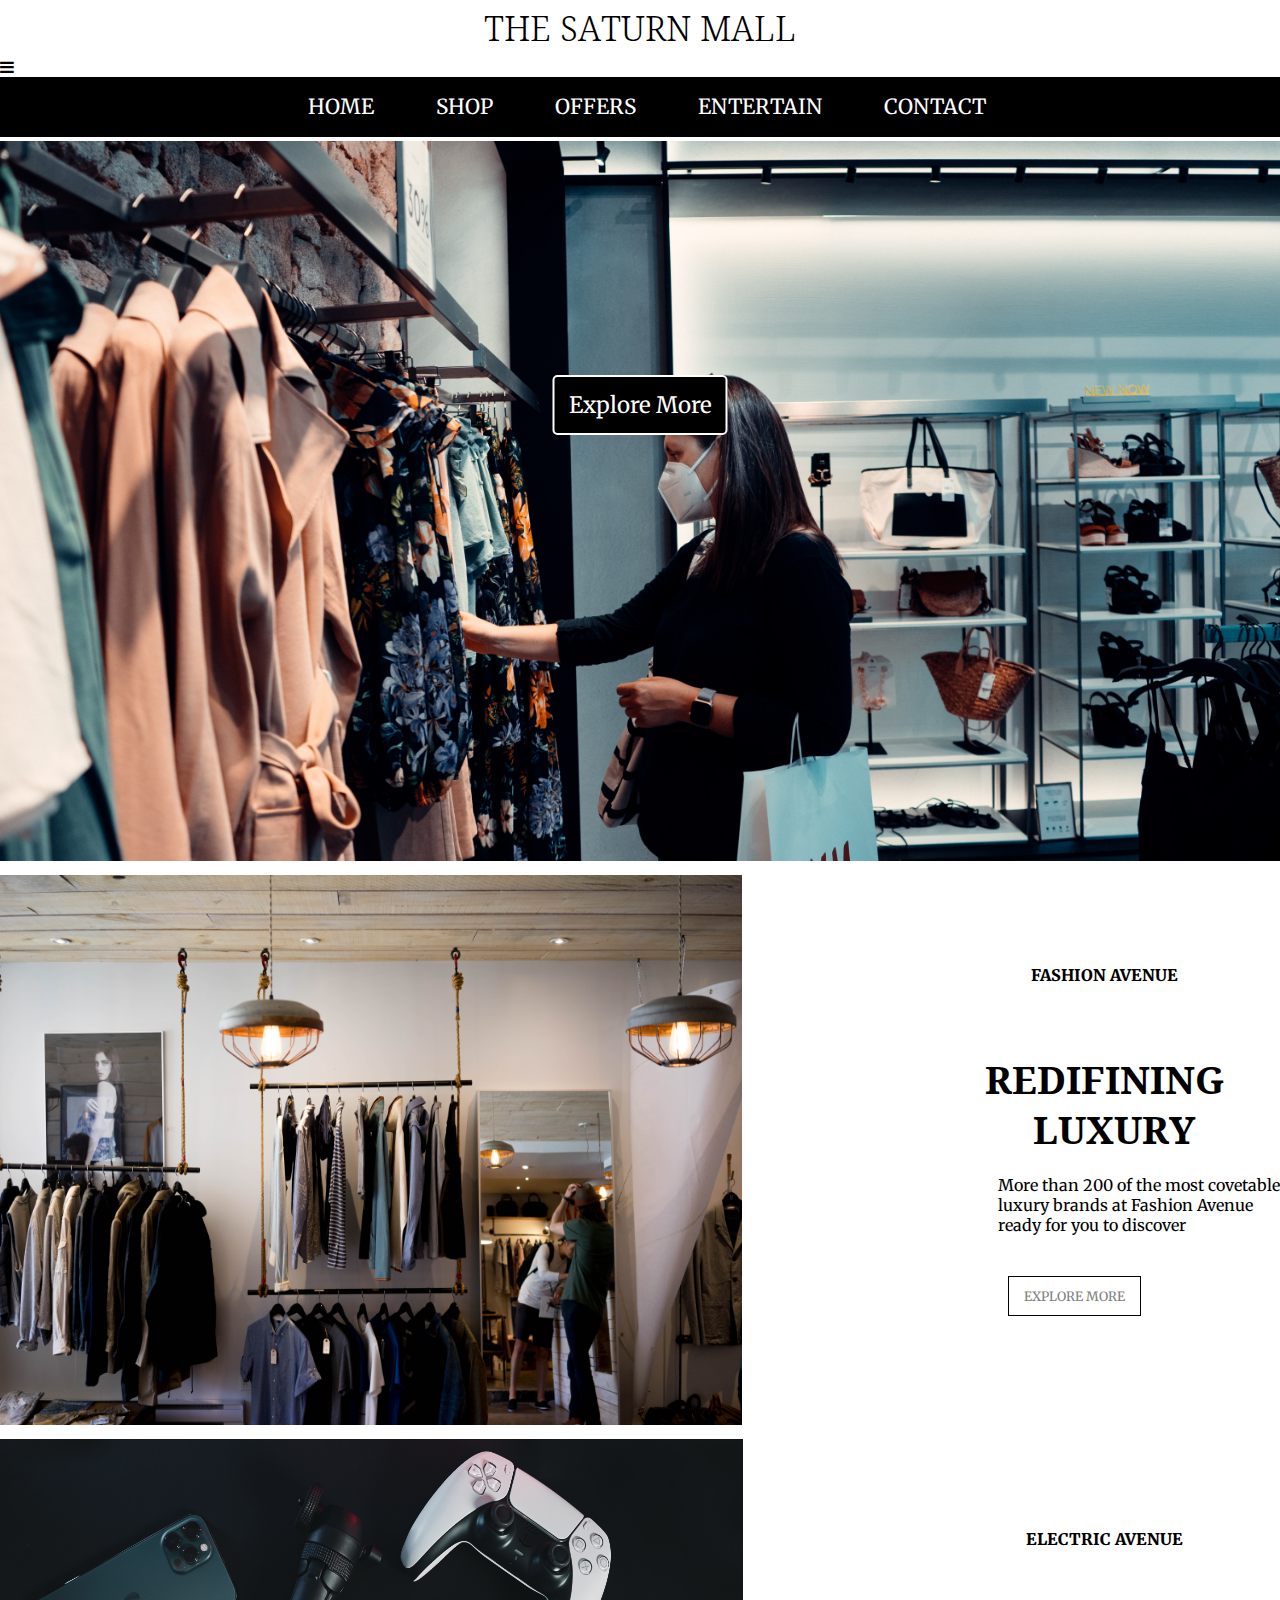
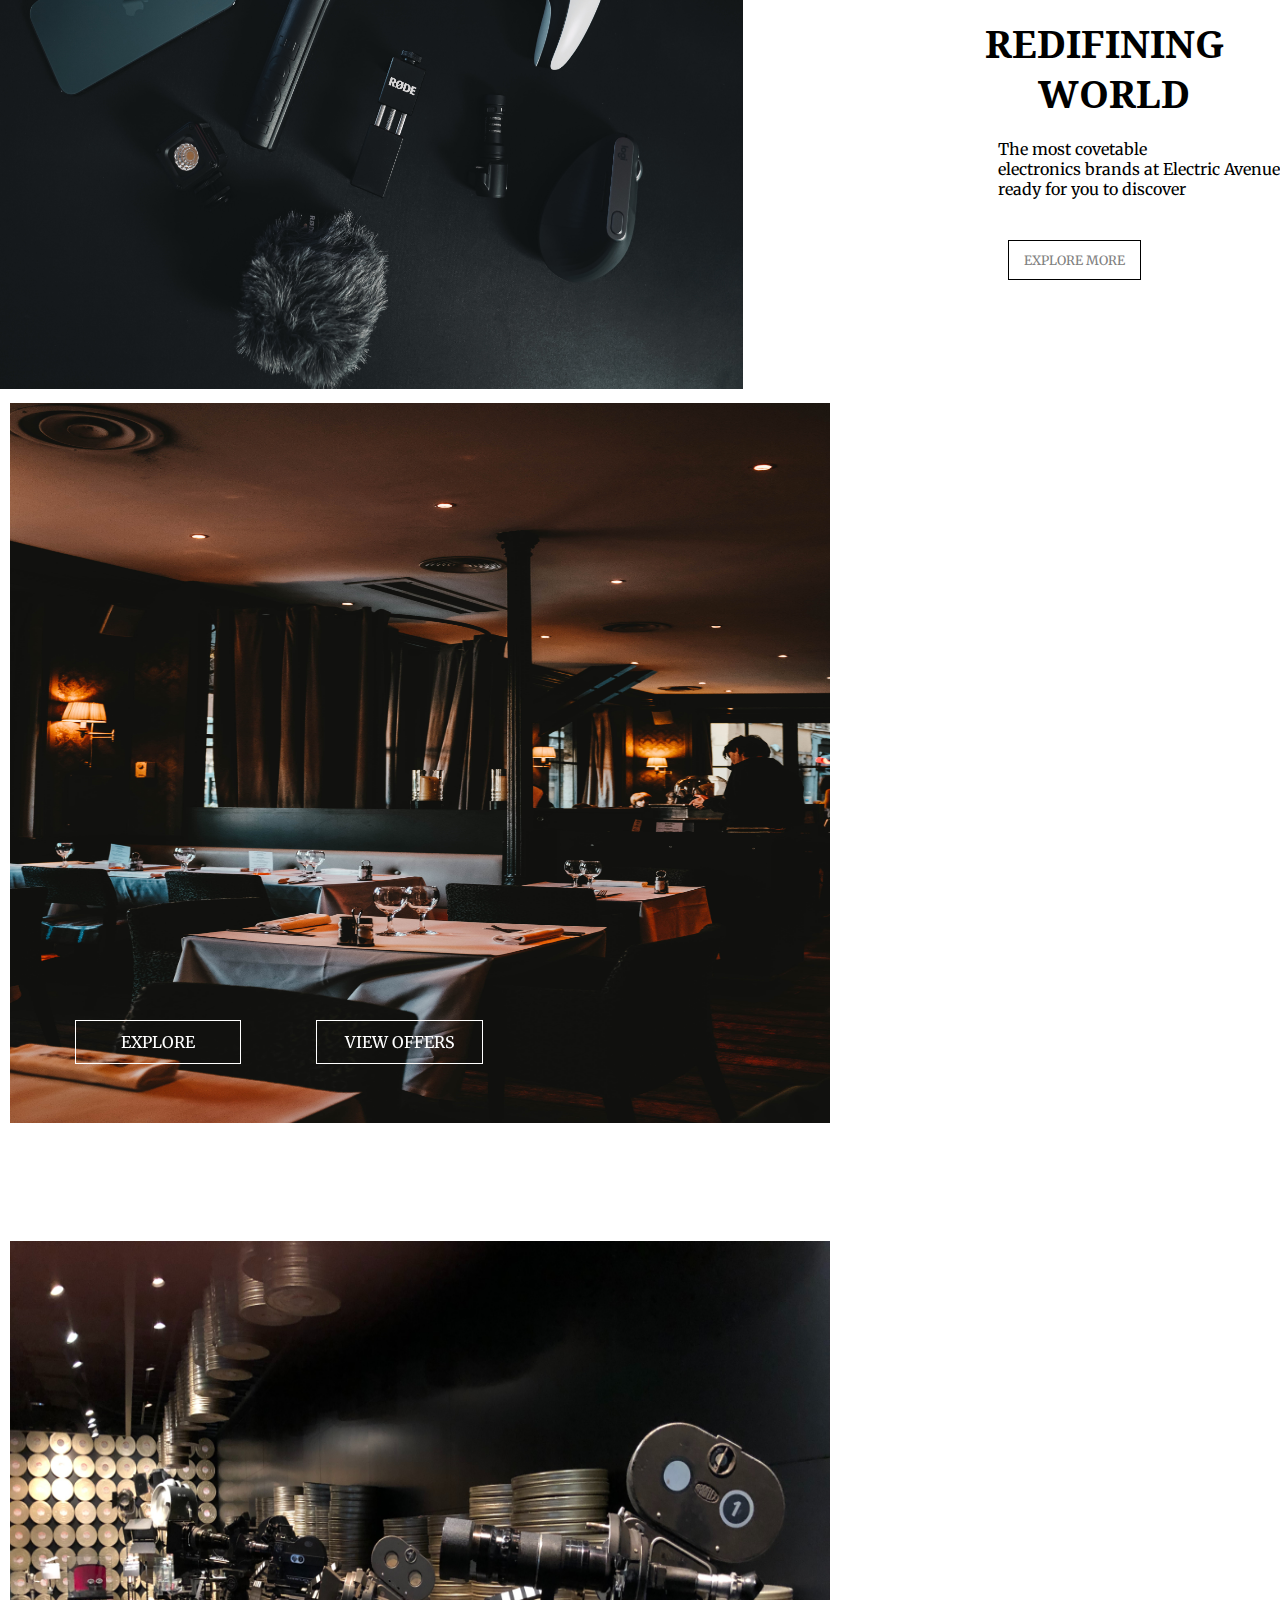
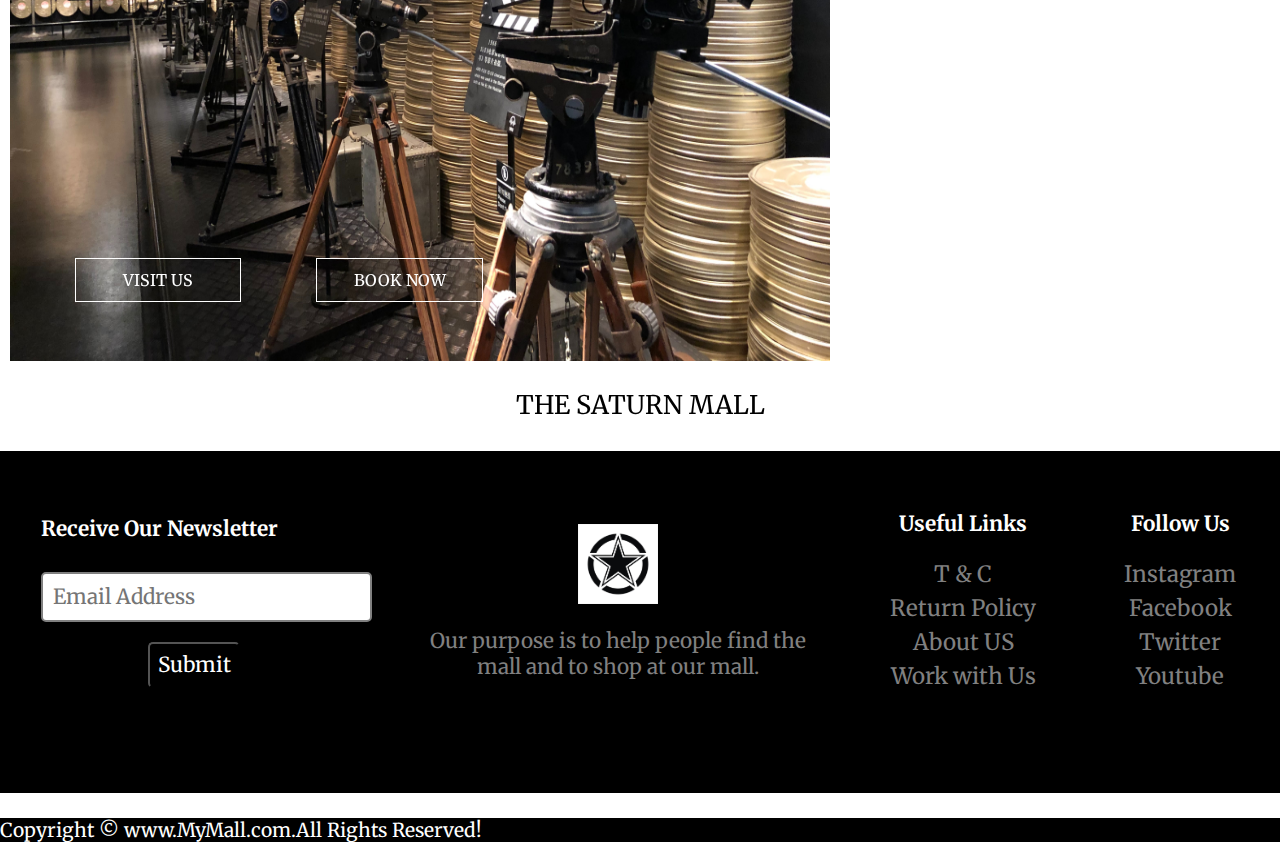
<file: index.html>
<!DOCTYPE html>
<html lang="en">

<head>
    <meta charset="UTF-8">
    <meta http-equiv="X-UA-Compatible" content="IE=edge">
    <meta name="viewport" content="width=device-width, initial-scale=1.0">
    <title>The Saturn Mall,Shopping,Dining & more</title>
    <link rel="stylesheet" href="style.css">
    <!-- <link rel="stylesheet" media="screen and (max-width:1000px )" href="phone.css"> -->
    <link href="https://fonts.googleapis.com/css2?family=Baloo+Bhai+2&display=swap" rel="stylesheet">
    <link href="https://fonts.googleapis.com/css2?family=Merriweather:wght@300&family=Roboto+Mono:wght@100&display=swap"
        rel="stylesheet">
    <link href="https://fonts.googleapis.com/css2?family=Ubuntu:wght@700&display=swap" rel="stylesheet">
    <link href="https://fonts.googleapis.com/css2?family=Ubuntu:wght@300;700&display=swap" rel="stylesheet">
    <link href="https://fonts.googleapis.com/css2?family=Koh+Santepheap:wght@300&display=swap" rel="stylesheet">
    <link rel="stylesheet" href="https://stackpath.bootstrapcdn.com/font-awesome/4.7.0/css/font-awesome.min.css">
</head>

<body>
    <header>
        <h3>THE SATURN MALL</h3>
        <i class="fa fa-bars" id="menu"  onclick="showMenu()" aria-hidden="true"></i>
    </header>
    <nav id="navbar">
        <!-- <div id="logo">
            <img src="./Images/logo2.jpg" alt="">
        </div> -->
        <div id="nav-links">
            <ul>
                <i class="fa fa-times" onclick="hideMenu()" aria-hidden="true"></i>
                <li class="item"><a href="index.html">HOME</a></li>
                <li class="item"><a href="#">SHOP</a></li>
                <li class="item"><a href="#">OFFERS</a></li>
                <li class="item"><a href="#">ENTERTAIN</a></li>
                <li class="item"><a href="#">CONTACT</a></li>
            </ul>
        </div>
        <!-- <i class="fa fa-bars" id="menu" onclick="showMenu()" aria-hidden="true"></i> -->
    </nav>
    <section class="main">

        <section class="home">
            <img src="./Images/main.jpg" alt="">
        </section>
        <section class="home">
            <img src="./Images/slider2.jpg" alt="">
        </section>
        <section class="home">
            <img src="./Images/slider3.jpg" alt="">
        </section>
        <section class="home">
            <img src="./Images/slider6.jpg" alt="">
        </section>
        <script>
            let flag = 0;
            slideshow();
            function slideshow() {
                let slides = document.getElementsByClassName('home');
                for (let i = 0; i < slides.length; i++) {
                    slides[i].style.display = "none";
                }
                flag++;
                if (flag > slides.length) {
                    flag = 1;
                }
                slides[flag - 1].style.display = "block";
                setTimeout(slideshow, 5000);
            }

        </script>
        <div class="main-btn">
            <a href="">Explore More</a>
        </div>
    </section>
    <section id="fashion">
        <div>
            <img src="./Images/shopping_main.jpg" alt="">
        </div>
        <div class="fashion-section">
            <p class="fashion-1">FASHION AVENUE</p>
            <h1 class="fashion_tag">REDIFINING <br>&nbsp; LUXURY</h1>
            <p class="fashion-2">More than 200 of the most covetable <br> luxury brands at Fashion Avenue <br> ready for
                you to discover</p>
            <a href="fashion.html">EXPLORE MORE</a>
        </div>
    </section>
    <section id="electric">
        <div>
            <img src="./Images/electric.jpg" alt="">
        </div>
        <div class="electric-section">
            <p class="electric-1">ELECTRIC AVENUE</p>
            <h1 class="electric_tag">REDIFINING <br> &nbsp; WORLD</h1>
            <p class="electric-2">The most covetable <br> electronics brands at Electric Avenue <br> ready for you to
                discover</p>
            <a href="electric.html">EXPLORE MORE</a>
        </div>
    </section>
    <section id="entertainment">
        <div id="dine">
            <div>
                <img src="./Images/restaurant_main.jpg" alt="">
            </div>
            <div class="btn-1">
                <a href="restaurant.html" class="btn">EXPLORE</a>
                <a href="#" class="btn">VIEW OFFERS</a>
            </div>
        </div>
        <div class="cinema">
            <div>
                <img src="./Images/theatre_main.jpg" alt="">
            </div>
            <div class="btn-1">
                <a href="restaurant.html" class="btn">VISIT US</a>
                <a href="#" class="btn">BOOK NOW</a>
            </div>
        </div>
    </section>
    <div class="text">
        THE SATURN MALL
    </div>
    <!-- Footer -->
    <div class="footer">
        <div class="container">
            <div class="row">
                <div class="footer-col-1">
                    <h3>Receive Our Newsletter</h3>
                    <form action="">
                        <input type="email" name="" id="email" placeholder="Email Address">
                        <input type="submit" value="Submit" id="submit">
                    </form>
                </div>
                <div class="footer-col-2">
                    <img src="./Images/logo2.jpg" alt="">
                    <p>Our purpose is to help people find the <br> mall and to shop at our mall.</p>
                </div>
                <div class="footer-col-3">
                    <h3>Useful Links</h3>
                    <ul>
                        <a href="">
                            <li>T & C</li>
                        </a>
                        <a href="">
                            <li>Return Policy</li>
                        </a>
                        <a href="">
                            <li>About US</li>
                        </a>
                        <a href="">
                            <li>Work with Us</li>
                        </a>
                    </ul>
                </div>
                <div class="footer-col-4">
                    <h3>Follow Us</h3>
                    <ul>
                        <a href="">
                            <li>Instagram </li>
                        </a>
                        <a href="">
                            <li>Facebook</li>
                        </a>
                        <a href="">
                            <li>Twitter</li>
                        </a>
                        <a href="">
                            <li>Youtube</li>
                        </a>
                    </ul>
                </div>
            </div>
        </div>
    </div>

    <footer>
        <div class="center">
            Copyright &copy; www.MyMall.com.All Rights Reserved!
        </div>
    </footer>
    <script>
        var navlinks=document.getElementById("nav-links");
        var navBar=document.getElementById("navbar");
        function showMenu()
        {
            navlinks.style.right="0";
            navbar.style.height="240px";
        }
        function hideMenu()
        {
            navlinks.style.right="-200px";
            navbar.style.height="55px";
        }
    </script>
</body>

</html>
</file>
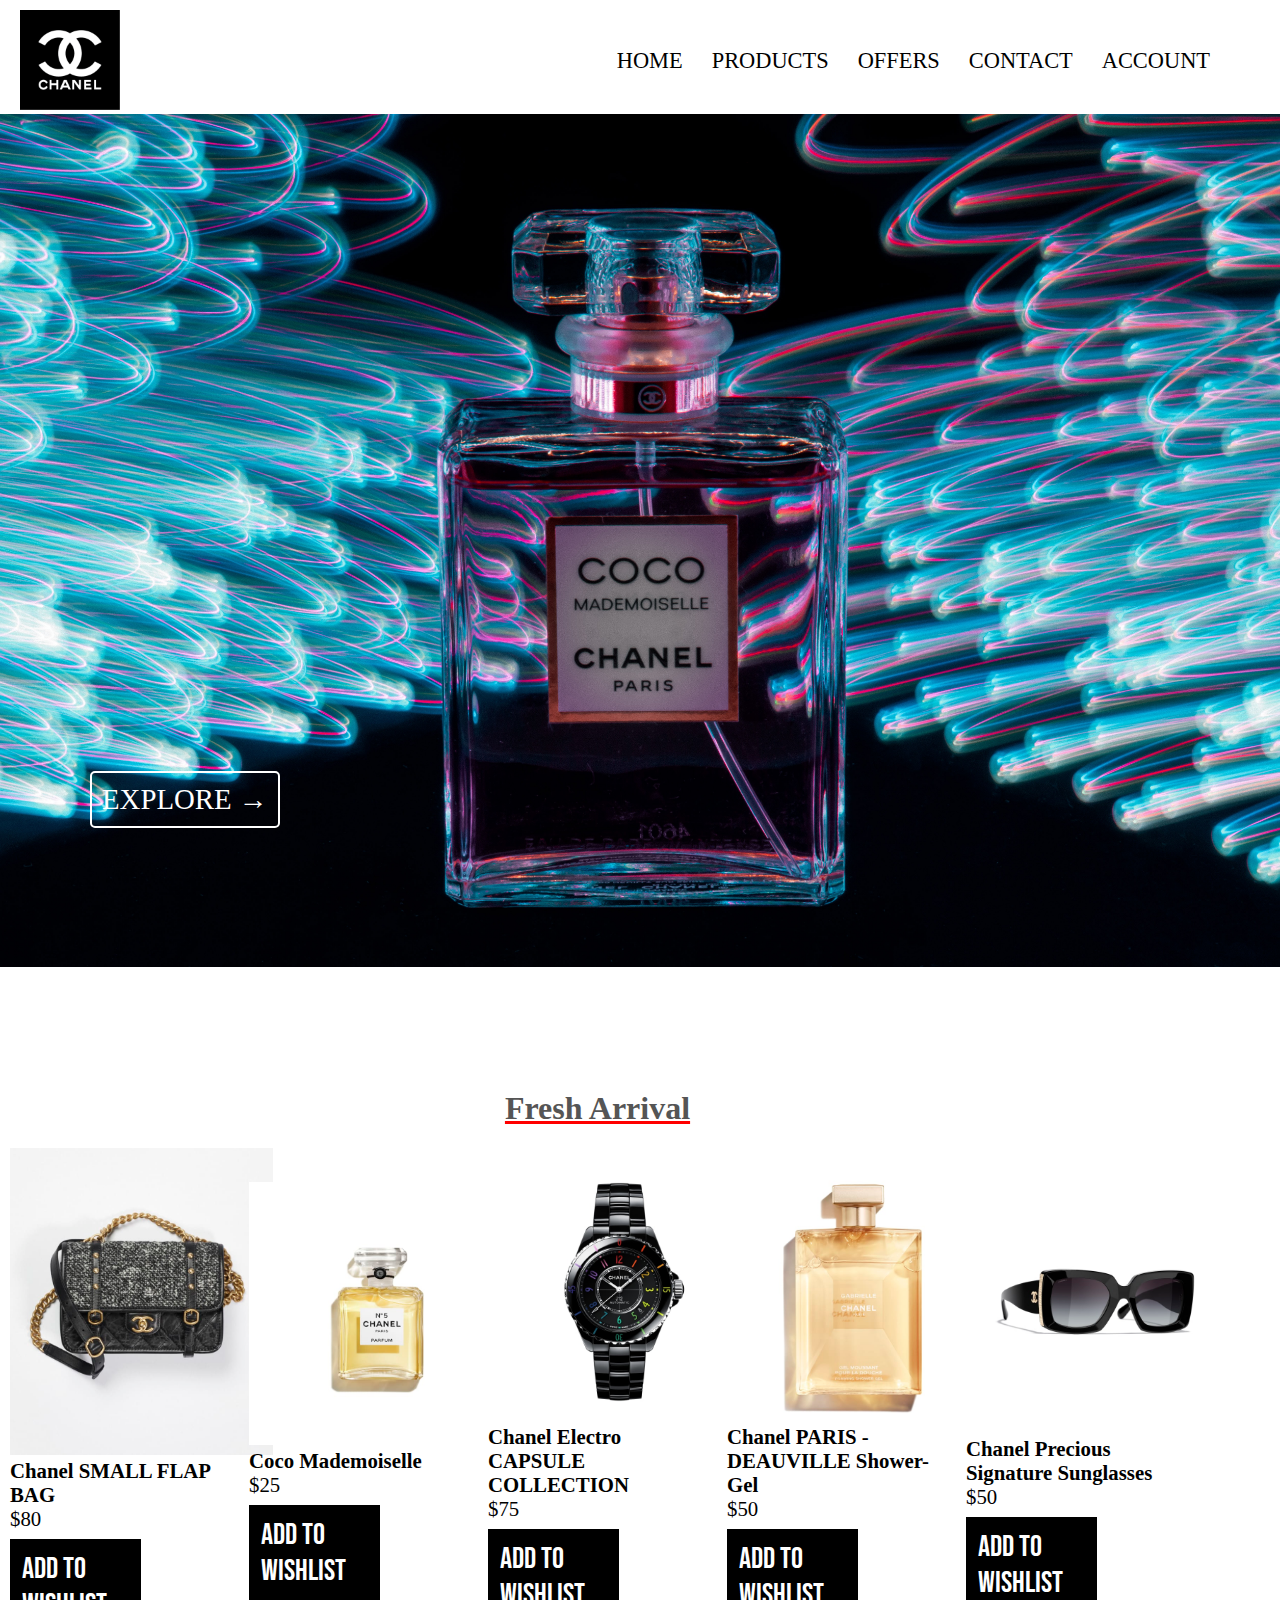
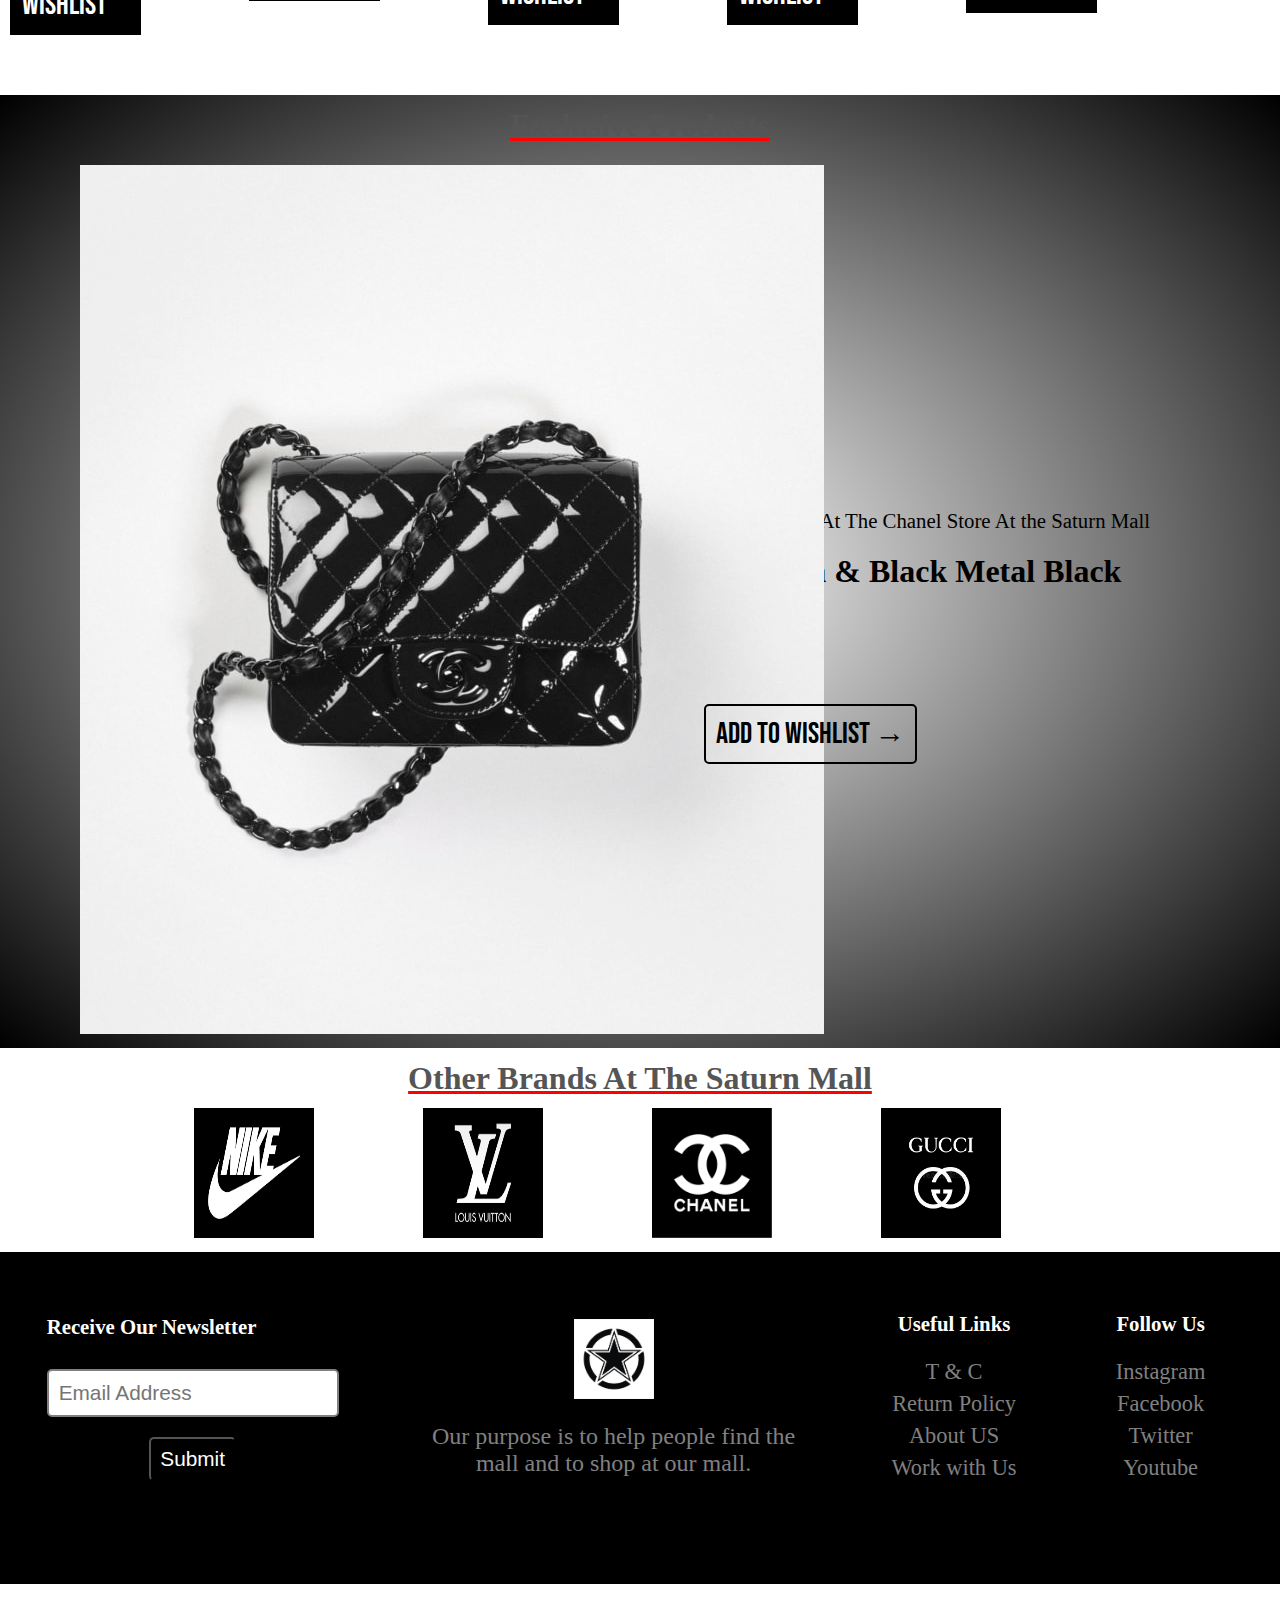
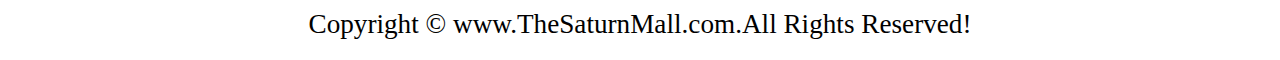
<file: chanel.html>
<!DOCTYPE html>
<html lang="en">

<head>
    <meta charset="UTF-8">
    <meta http-equiv="X-UA-Compatible" content="IE=edge">
    <meta name="viewport" content="width=device-width, initial-scale=1.0">
    <link rel="stylesheet" href="chanel.css" class="css">
    <title>CHANEL Store</title>
    <link href="https://fonts.googleapis.com/css2?family=Bebas+Neue&display=swap" rel="stylesheet">
</head>

<body>
    <div class="container">
        <div class="navbar">
            <div class="logo">
                <img src="./Images/chanel_logo.png" alt="" width="100px" height="100px">
            </div>
            <nav id="nav-links">
                <div>
                    <ul>
                        <li><a href="index.html">HOME</a></li>
                        <li><a href="#fresh-arrival">PRODUCTS</a></li>
                        <li><a href="#">OFFERS</a></li>
                        <li><a href="#">CONTACT</a></li>
                        <li><a href="#">ACCOUNT</a></li>
                    </ul>
                </div>
            </nav>
        </div>
    </div>
    <div class="row">
        <!-- <div class="col-2">
        </div> -->
        <div class="col-2">
            <img src="./Images/chanel_main.jpg" alt="">
            <a href="" class="btn">EXPLORE &#8594; </a>
            <!-- <h1>The Summer Collection is Here</h1>
            <p>OFFERS UPTO 30%</p> -->
        </div>
    </div>
    <!--  Featured Products -->
    <div id="fresh-arrival">
        <div class="small-container">
            <h2 class="product">Fresh Arrival </h2>
            <div class="row">
                <div class="col-4">
                    <img src="./Images/chanel_handbag.jpg" alt="">
                    <h4>Chanel SMALL FLAP BAG</h4>
                    <p>$80</p>
                    <div class="btn-add">
                        <a href="">Add To Wishlist</a>
                    </div>
                </div>
                <div class="col-4">
                    <img src="./Images/chanel_perfume.jpg" alt="">
                    <h4>Coco Mademoiselle</h4>
                    <p>$25</p>
                    <div class="btn-add">
                        <a href="">Add To Wishlist</a>
                    </div>

                </div>
                <div class="col-4">
                    <img src="./Images/chanel_watch.jpg" alt="">
                    <h4>Chanel Electro CAPSULE COLLECTION</h4>
                    <p>$75</p>
                    <div class="btn-add">
                        <a href="">Add To Wishlist</a>
                    </div>
                </div>
                <div class="col-4">
                    <img src="./Images/chanel_shower_gel.jpg" alt="">
                    <h4>Chanel PARIS - DEAUVILLE Shower-Gel</h4>
                    <p>$50</p>
                    <div class="btn-add">
                        <a href="">Add To Wishlist</a>
                    </div>
                </div>
                <div class="col-4">
                    <img src="./Images/chanel_sunglasses.jpg" alt="">
                    <h4>Chanel Precious Signature Sunglasses</h4>
                    <p>$50</p>
                    <div class="btn-add">
                        <a href="">Add To Wishlist</a>
                    </div>
                </div>
                

            </div>
        </div>
    </div>
    <!-- Offer -->
    <div class="offer">
        <h1 class="product">
            Exclusive Products
        </h1>
        <div class="row">
            <div class="col-2">
                <img src="./Images/chanel_exclusive.jpg" alt="" >
            </div>
            <div class="col-5">
                <p>Exclusively Available At The Chanel Store At the Saturn Mall</p>
                <h1>Patent Calfskin & Black Metal Black</h1>
                <p>$150</p>
                <a href="" class="btn-1">Add to Wishlist &#8594</a>
            </div>
        </div>
    </div>
    <!-- Other Brands -->
    <h1 class="product">Other Brands At The Saturn Mall</h1>
    <div class="brands">
        <div class="small-container">
            <div class="row">
                <div class="col-6">
                    <img src="./Images/nike_logo.png" alt="">
                </div>
                <div class="col-6">
                    <img src="./Images/lv_logo.png" alt="">
                </div>
                <div class="col-6">
                    <img src="./Images/chanel_logo.png" alt="">
                </div>
                <div class="col-6">
                    <img src="./Images/gucci_logo.png" alt="">
                </div>
            </div>
        </div>
    </div>
    <!-- Footer -->
    <div class="footer">
        <div class="container">
            <div class="row">
                <div class="footer-col-1">
                    <h3>Receive Our Newsletter</h3>
                    <form action="">
                        <input type="email" name="" id="email" placeholder="Email Address">
                        <input type="submit" value="Submit" id="submit">

                    </form>
                </div>
                <div class="footer-col-2">
                    <img src="./Images/logo2.jpg" alt="">
                    <p>Our purpose is to help people find the <br> mall and to shop at our mall.</p>
                </div>
                <div class="footer-col-3">
                    <h3>Useful Links</h3>
                    <ul>
                        <a href="">
                            <li>T & C</li>
                        </a>
                        <a href="">
                            <li>Return Policy</li>
                        </a>
                        <a href="">
                            <li>About US</li>
                        </a>
                        <a href="">
                            <li>Work with Us</li>
                        </a>
                    </ul>
                </div>
                <div class="footer-col-4">
                    <h3>Follow Us</h3>
                    <ul>
                        <a href="">
                            <li>Instagram </li>
                        </a>
                        <a href="">
                            <li>Facebook</li>
                        </a>
                        <a href="">
                            <li>Twitter</li>
                        </a>
                        <a href="">
                            <li>Youtube</li>
                        </a>
                    </ul>
                </div>
            </div>
        </div>
    </div>
    <footer>
        <div class="center">
            Copyright &copy; www.TheSaturnMall.com.All Rights Reserved!
        </div>
    </footer>
</body>

</html>
</file>
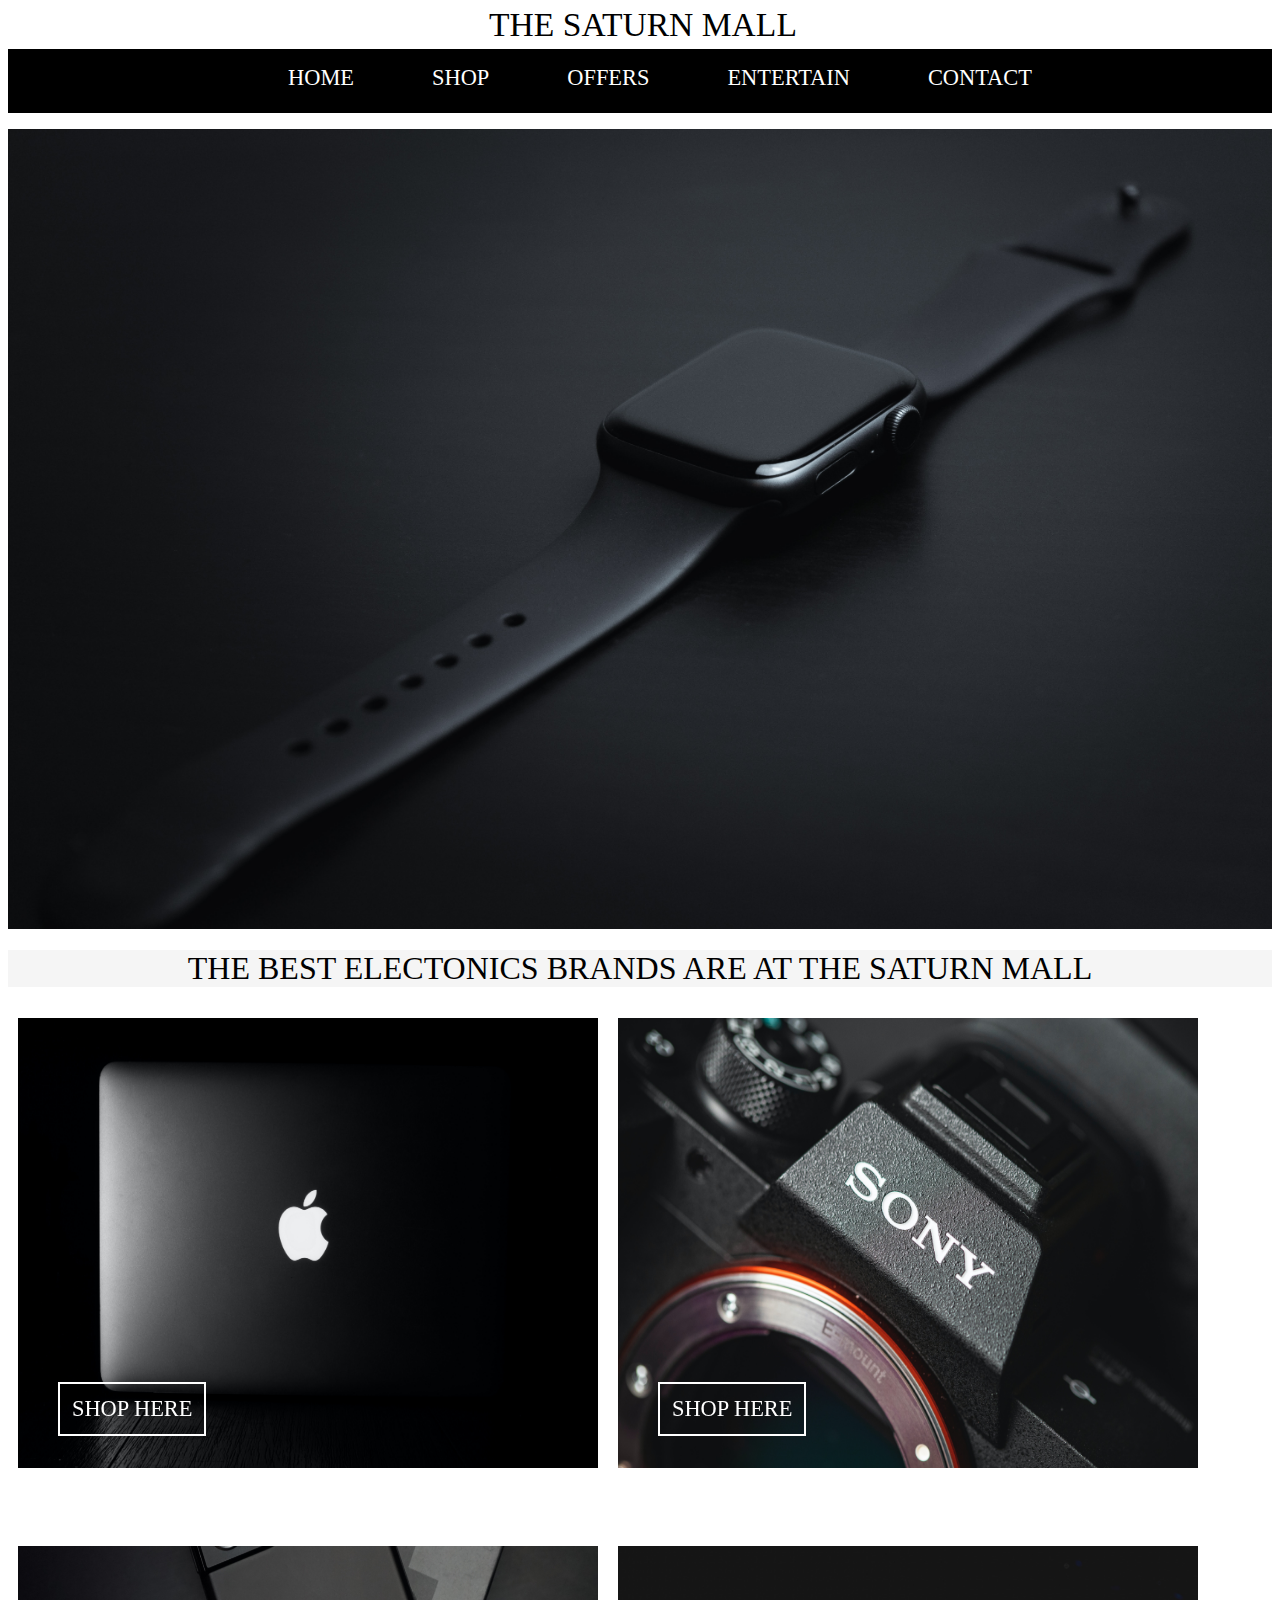
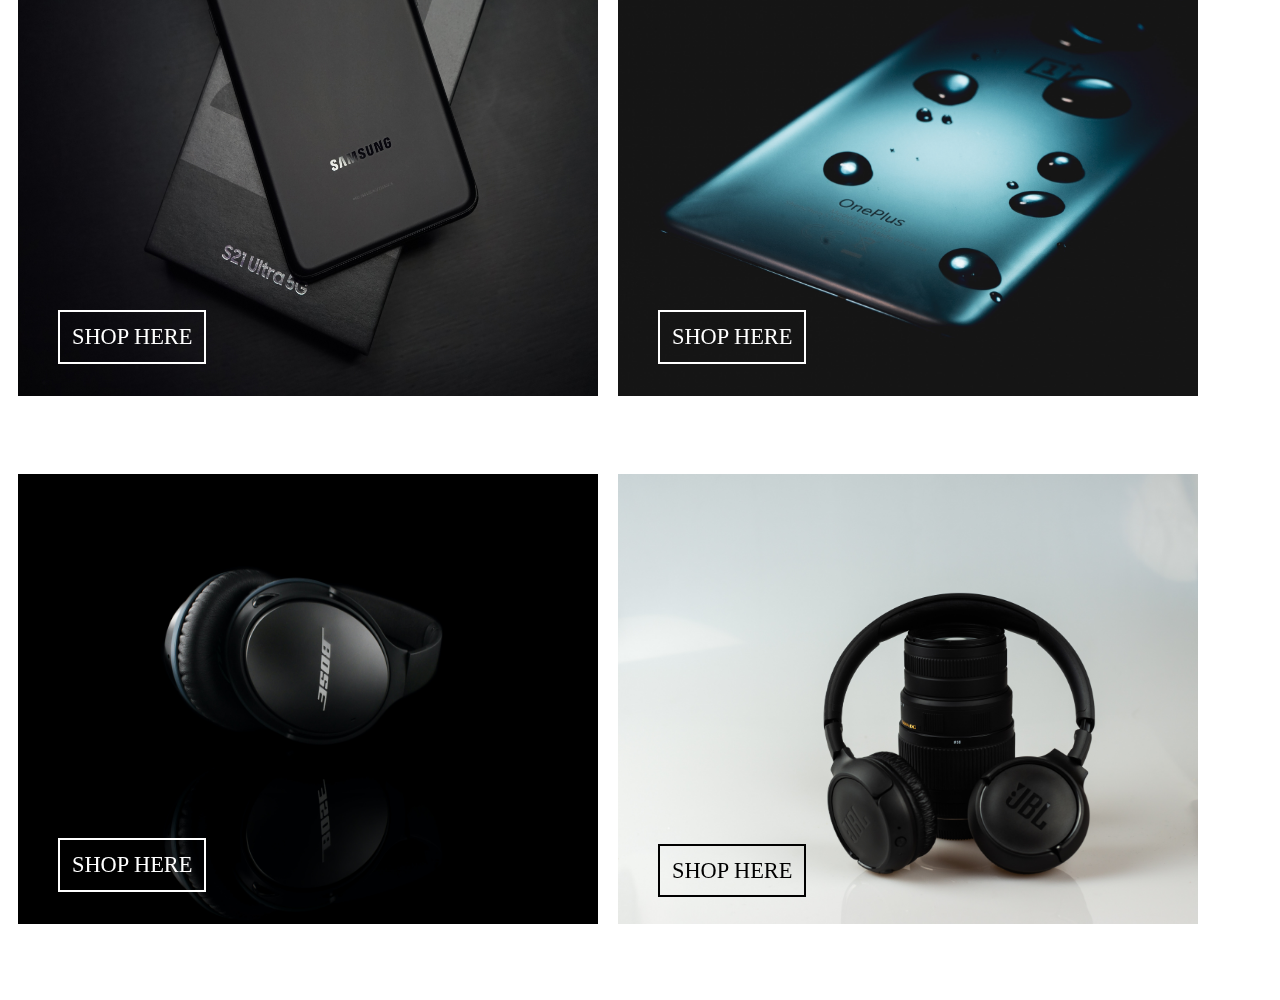
<file: electric.html>
<!DOCTYPE html>
<html lang="en">
<head>
    <meta charset="UTF-8">
    <meta http-equiv="X-UA-Compatible" content="IE=edge">
    <meta name="viewport" content="width=device-width, initial-scale=1.0">
    <title> ELECTRIC AVENUE</title>
    <link rel="stylesheet" href="electric.css" class="css">
</head>
<body>
    <header>
        <h3>THE SATURN MALL</h3>
    </header>
    <nav id="navbar">
        <!-- <div id="logo">
            <img src="./Images/logo2.jpg" alt="">
        </div> -->
        <div id="nav-links">
            <ul>
                <li class="item"><a href="#">HOME</a></li>
                <li class="item"><a href="#">SHOP</a></li>
                <li class="item"><a href="#">OFFERS</a></li>
                <li class="item"><a href="#">ENTERTAIN</a></li>
                <li class="item"><a href="#">CONTACT</a></li>

            </ul>
        </div>
    </nav>
    <div class="container">
        
    </div>
    <div class="electric">
        <h1>THE BEST ELECTONICS BRANDS ARE AT THE SATURN MALL</h1>
        <div class="container-1">
             <div class="item" id="item1">
                <img src="./Images/apple_1.jpg" alt="">
                <div class="more">
                    <a href="#">SHOP HERE</a>
                </div>
             </div>
             <div class="item" id="item2">
                <img src="./Images/sony.jpg" alt="">
                <div class="more">
                    <a href="#">SHOP HERE</a>
                </div>
             </div>
             <div class="item" id="item3">
                <img src="./Images/samsung.jpg" alt="">
                <div class="more">
                    <a href="#">SHOP HERE</a>
                </div>
             </div>
             <div class="item" id="item4">
                 <img src="./Images/oneplus.jpg" alt="">
                 <div class="more">
                    <a href="#">SHOP HERE</a>
                </div>
             </div>
             <div class="item" id="item5">
                 <img src="./Images/bose.jpg" alt="">
                 <div class="more">
                    <a href="#">SHOP HERE</a>
                </div>
             </div>
             <div class="item" id="item6">
                <img src="./Images/JBL.jpg" alt="">
                <div class="more-1">
                    <a href="#">SHOP HERE</a>
                </div>
             </div>
        </div>
    </div>
</file>
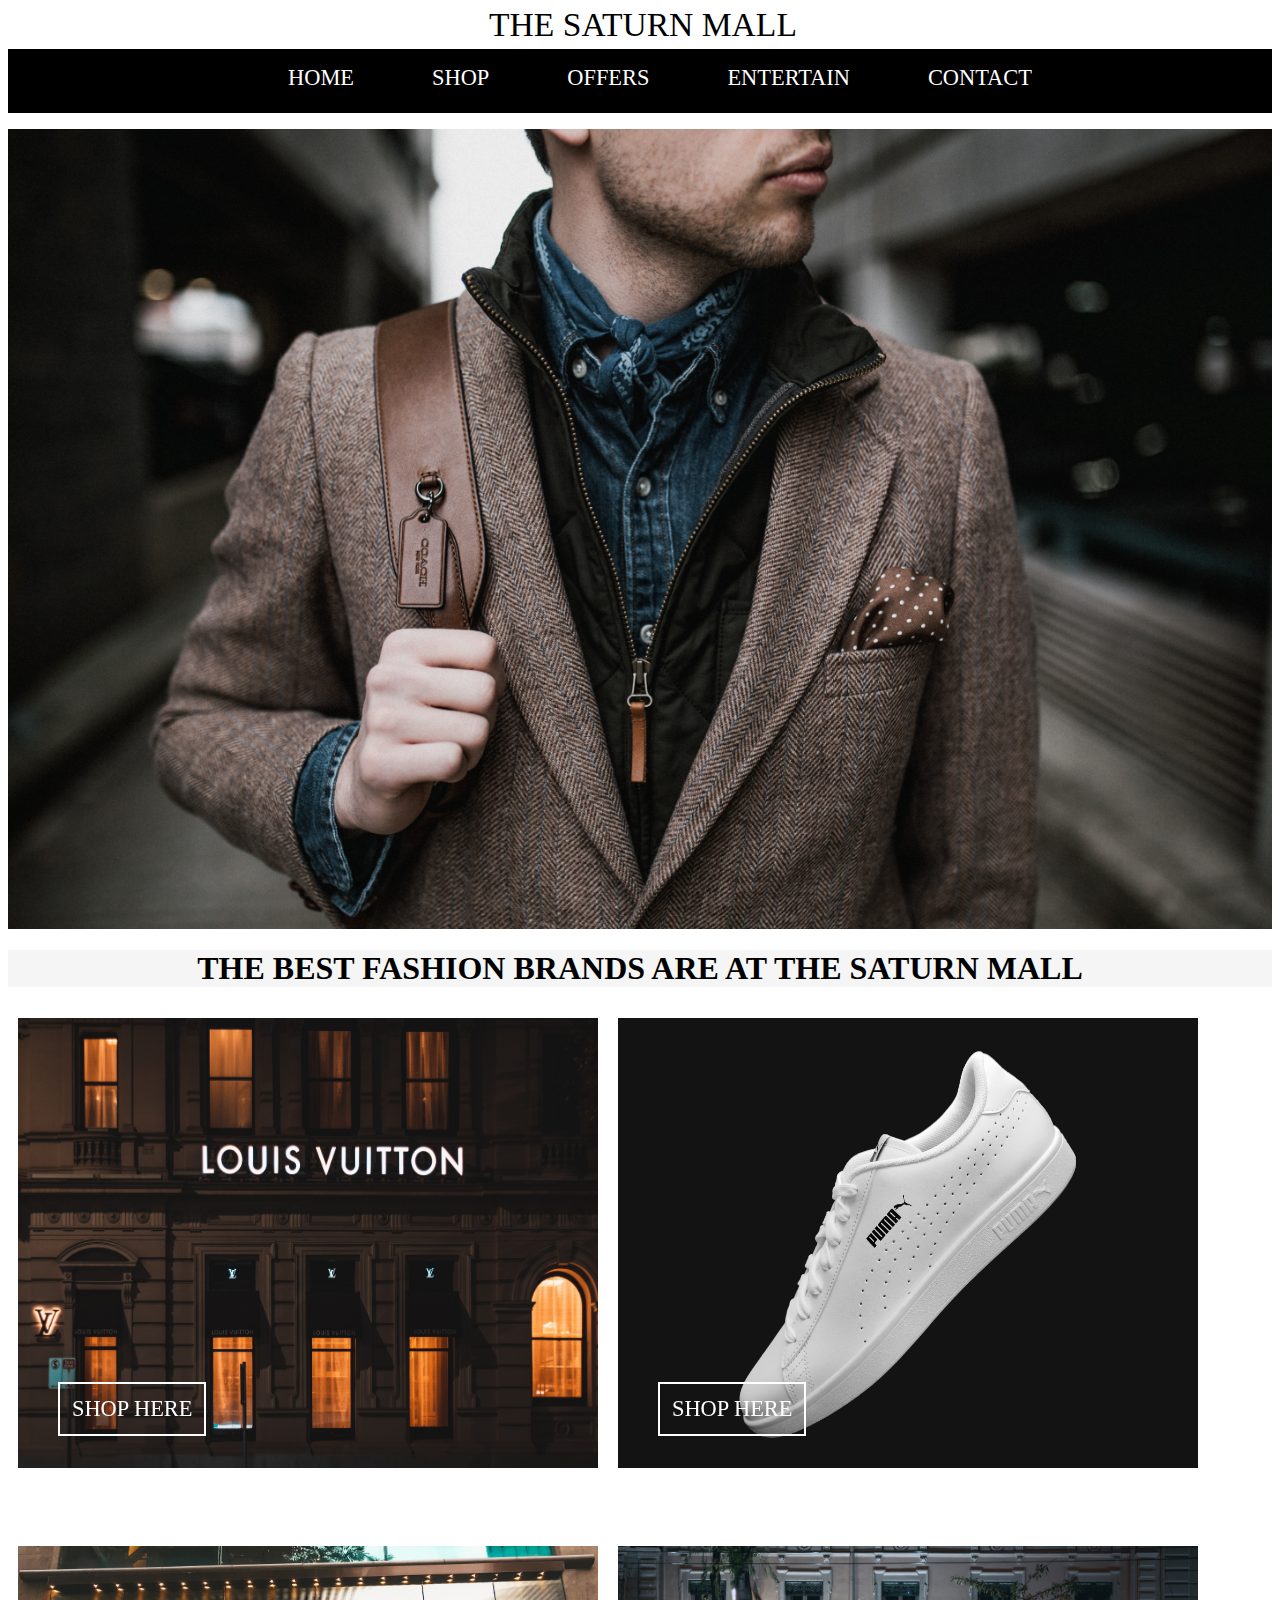
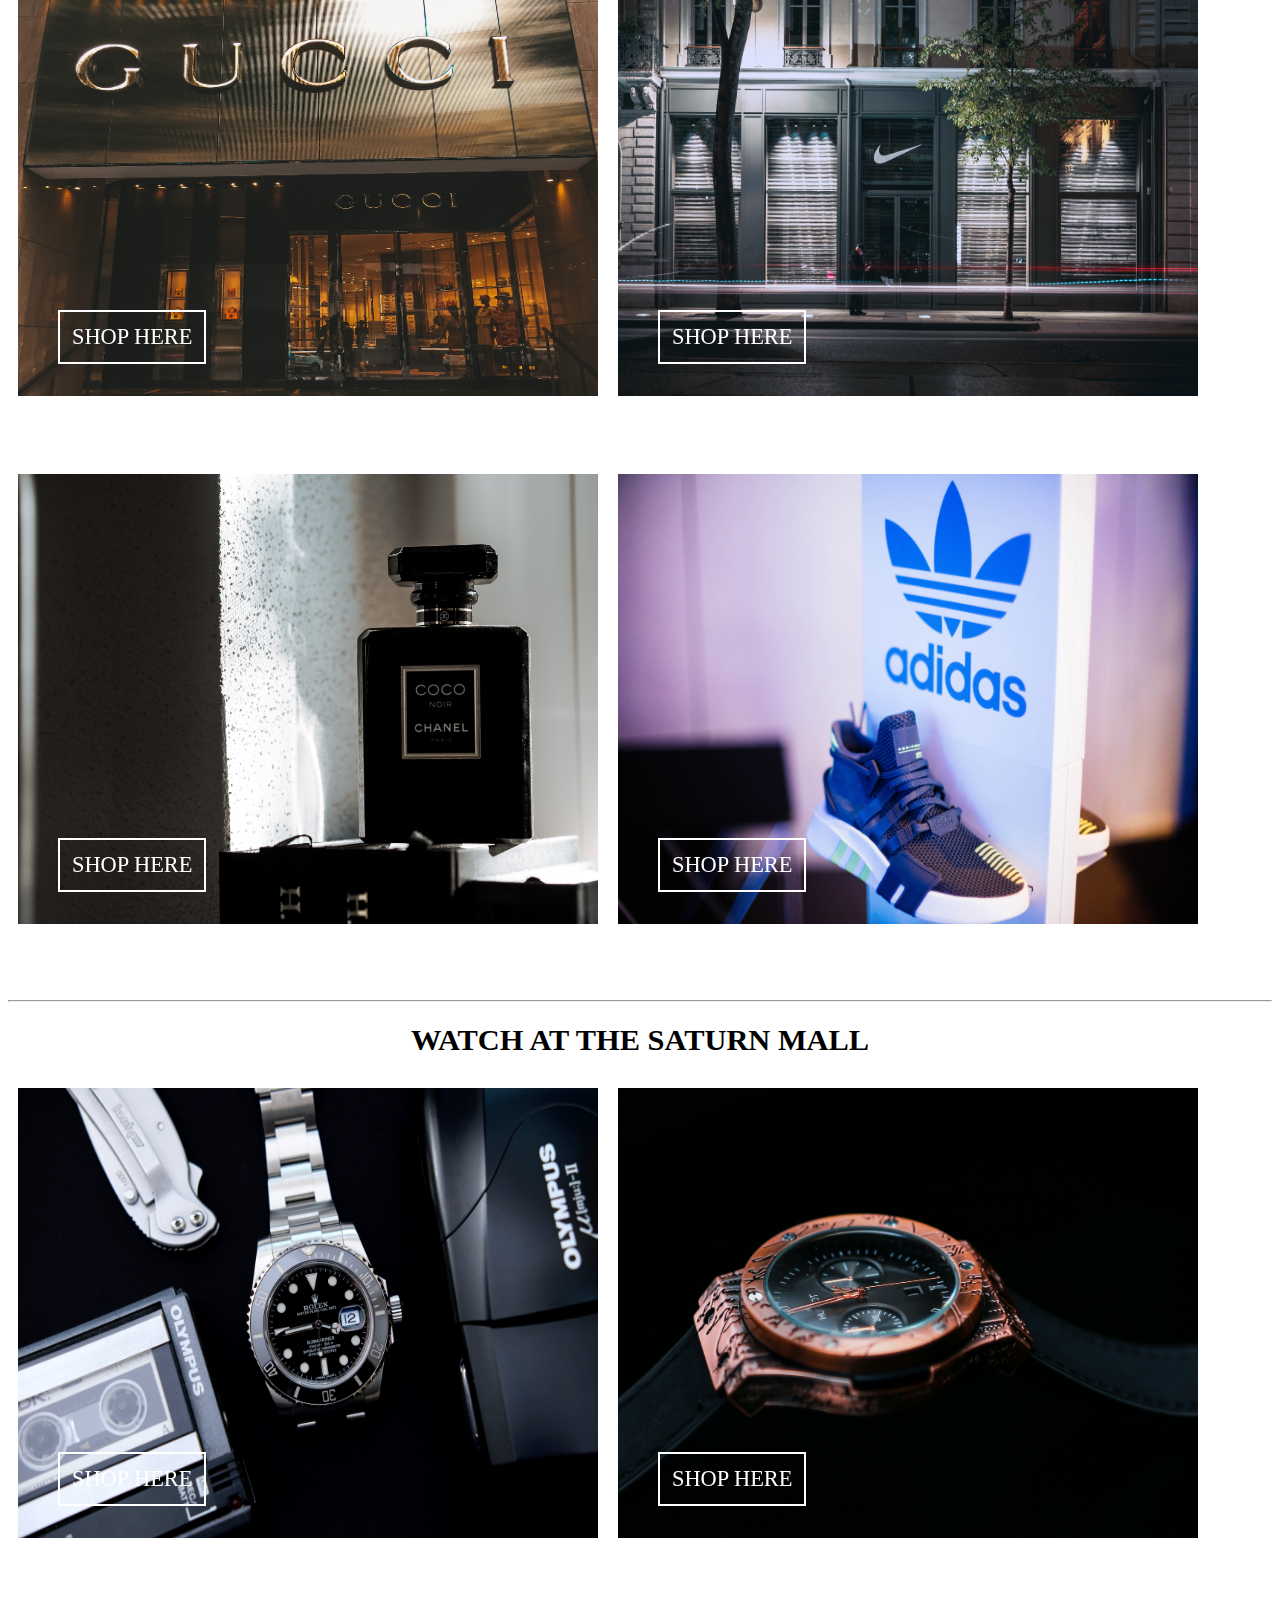
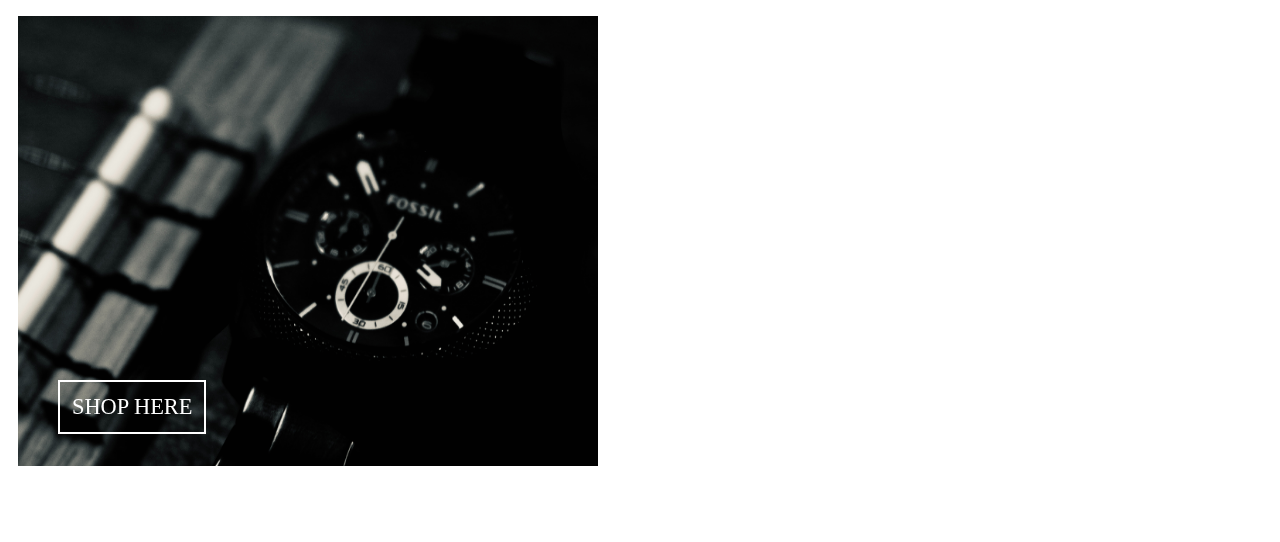
<file: fashion.html>
<!DOCTYPE html>
<html lang="en">
<head>
    <meta charset="UTF-8">
    <meta http-equiv="X-UA-Compatible" content="IE=edge">
    <meta name="viewport" content="width=device-width, initial-scale=1.0">
    <title>Fashion Avenue-Luxury Designer </title>
    <link rel="stylesheet" href="fashion.css" class="css">
</head>
<body>
    <header>
        <h3>THE SATURN MALL</h3>
    </header>
    <nav id="navbar">
        <!-- <div id="logo">
            <img src="./Images/logo2.jpg" alt="">
        </div> -->
        <div id="nav-links">
            <ul>
                <li class="item"><a href="#">HOME</a></li>
                <li class="item"><a href="#">SHOP</a></li>
                <li class="item"><a href="#">OFFERS</a></li>
                <li class="item"><a href="#">ENTERTAIN</a></li>
                <li class="item"><a href="#">CONTACT</a></li>

            </ul>
        </div>
    </nav>
    <div class="container">
        
    </div>
    <div class="fashion">
        <h1>THE BEST FASHION BRANDS ARE AT THE SATURN MALL</h1>
        <div class="container-1">
             <div class="item" id="item1">
                <img src="./Images/louis_vuitton.jpg" alt="">
                <div class="more">
                    <a href="lv.html">SHOP HERE</a>
                </div>
             </div>
             <div class="item" id="item2">
                <img src="./Images/puma.jpg" alt="">
                <div class="more">
                    <a href="puma.html">SHOP HERE</a>
                </div>
             </div>
             <div class="item" id="item3">
                <img src="./Images/gucci.jpg" alt="">
                <div class="more">
                    <a href="gucci.html">SHOP HERE</a>
                </div>
             </div>
             <div class="item" id="item4">
                 <img src="./Images/nike.jpg" alt="">
                 <div class="more">
                    <a href="nike.html">SHOP HERE</a>
                </div>
             </div>
             <div class="item" id="item5">
                 <img src="./Images/chanel.jpg" alt="">
                 <div class="more">
                    <a href="chanel.html">SHOP HERE</a>
                </div>
             </div>
             <div class="item" id="item6">
                <img src="./Images/adidas.jpg" alt="">
                <div class="more">
                    <a href="adidas.html">SHOP HERE</a>
                </div>
             </div>
        </div>
    </div>
    <hr>
    <div class="watch">
        <h1>WATCH AT THE SATURN MALL</h1>
        <div class="container-1">
            <div class="item" id="w1">
                <img src="./Images/rolex.jpg" alt="">
                 <div class="more">
                    <a href="rolex.html">SHOP HERE</a>
                </div>
            </div>
            <div class="item" id="w2">
                <img src="./Images/hublot.jpg" alt="">
                 <div class="more">
                    <a href="hublot.html">SHOP HERE</a>
                </div>
            </div>
            <div class="item" id="w3">
                <img src="./Images/fossil.jpg" alt="">
                 <div class="more">
                    <a href="fossil.html">SHOP HERE</a>
                </div>
            </div>
        </div>
    </div>
</file>
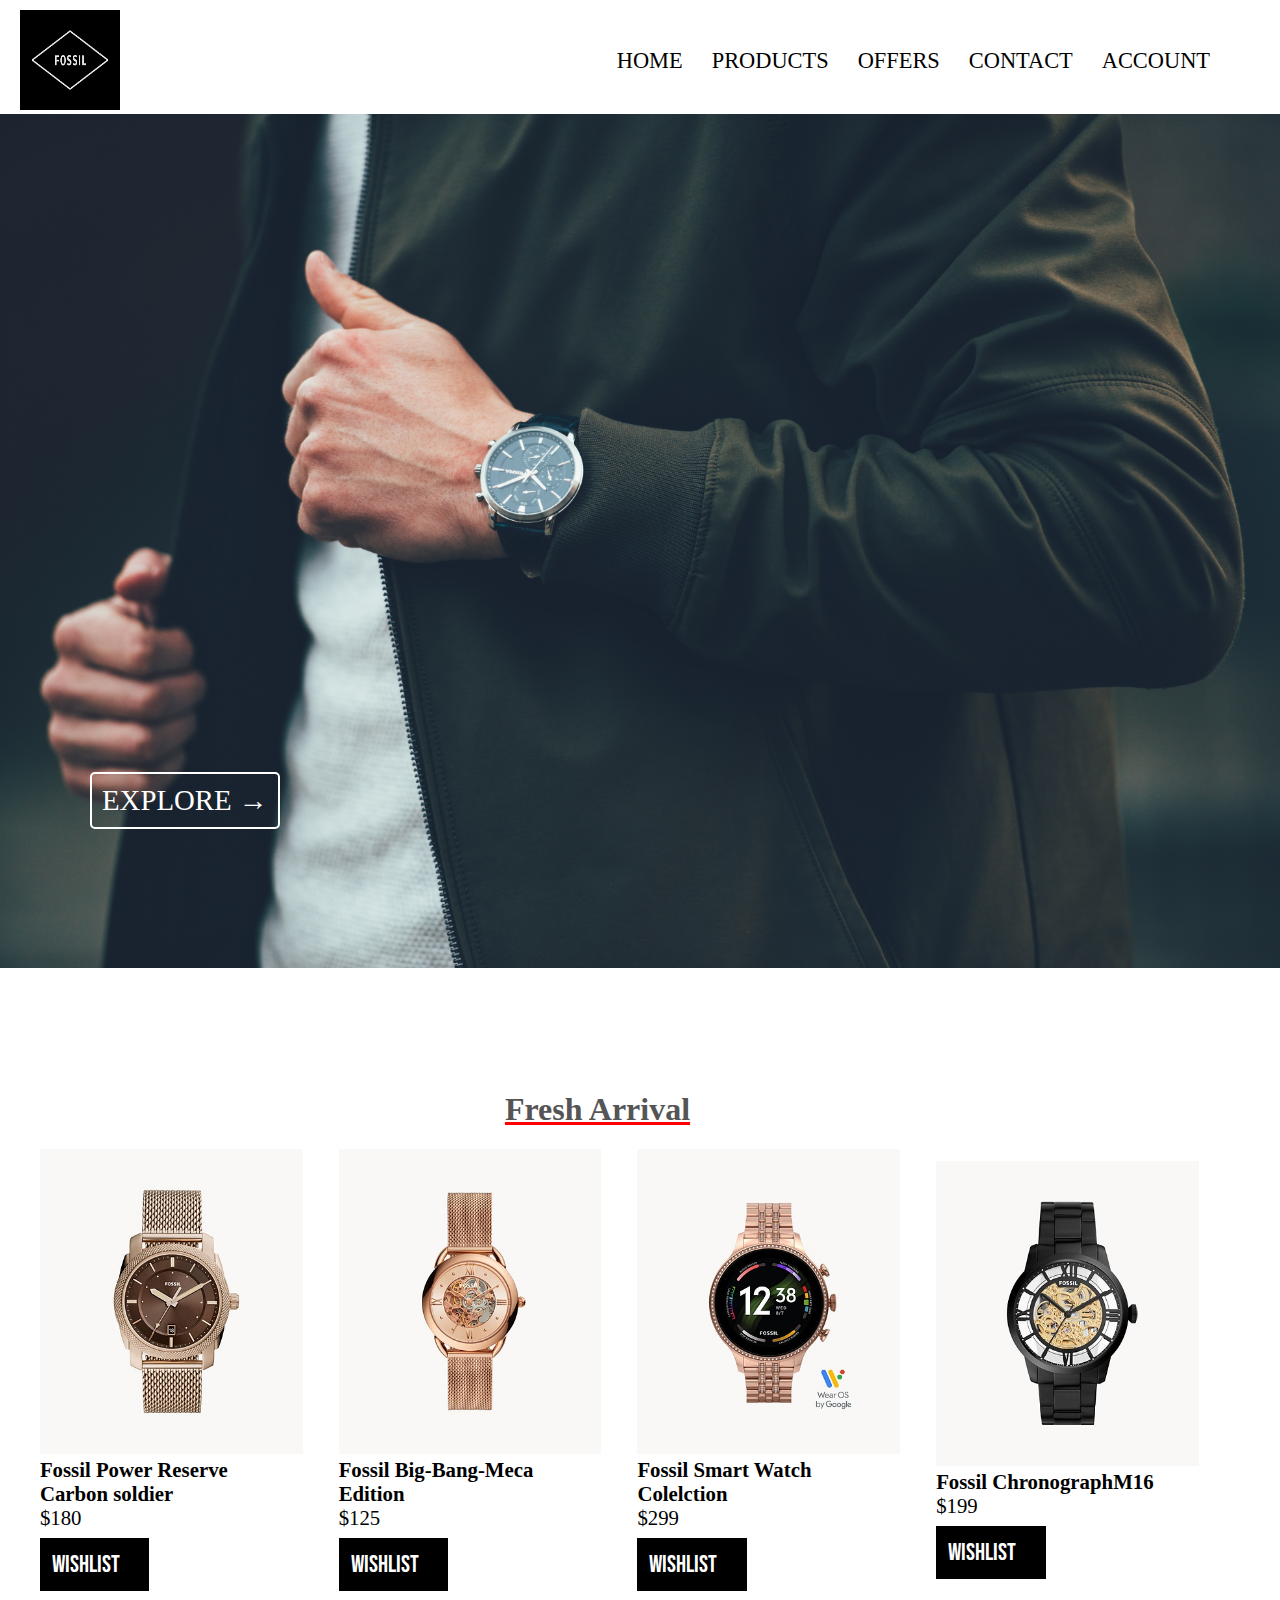
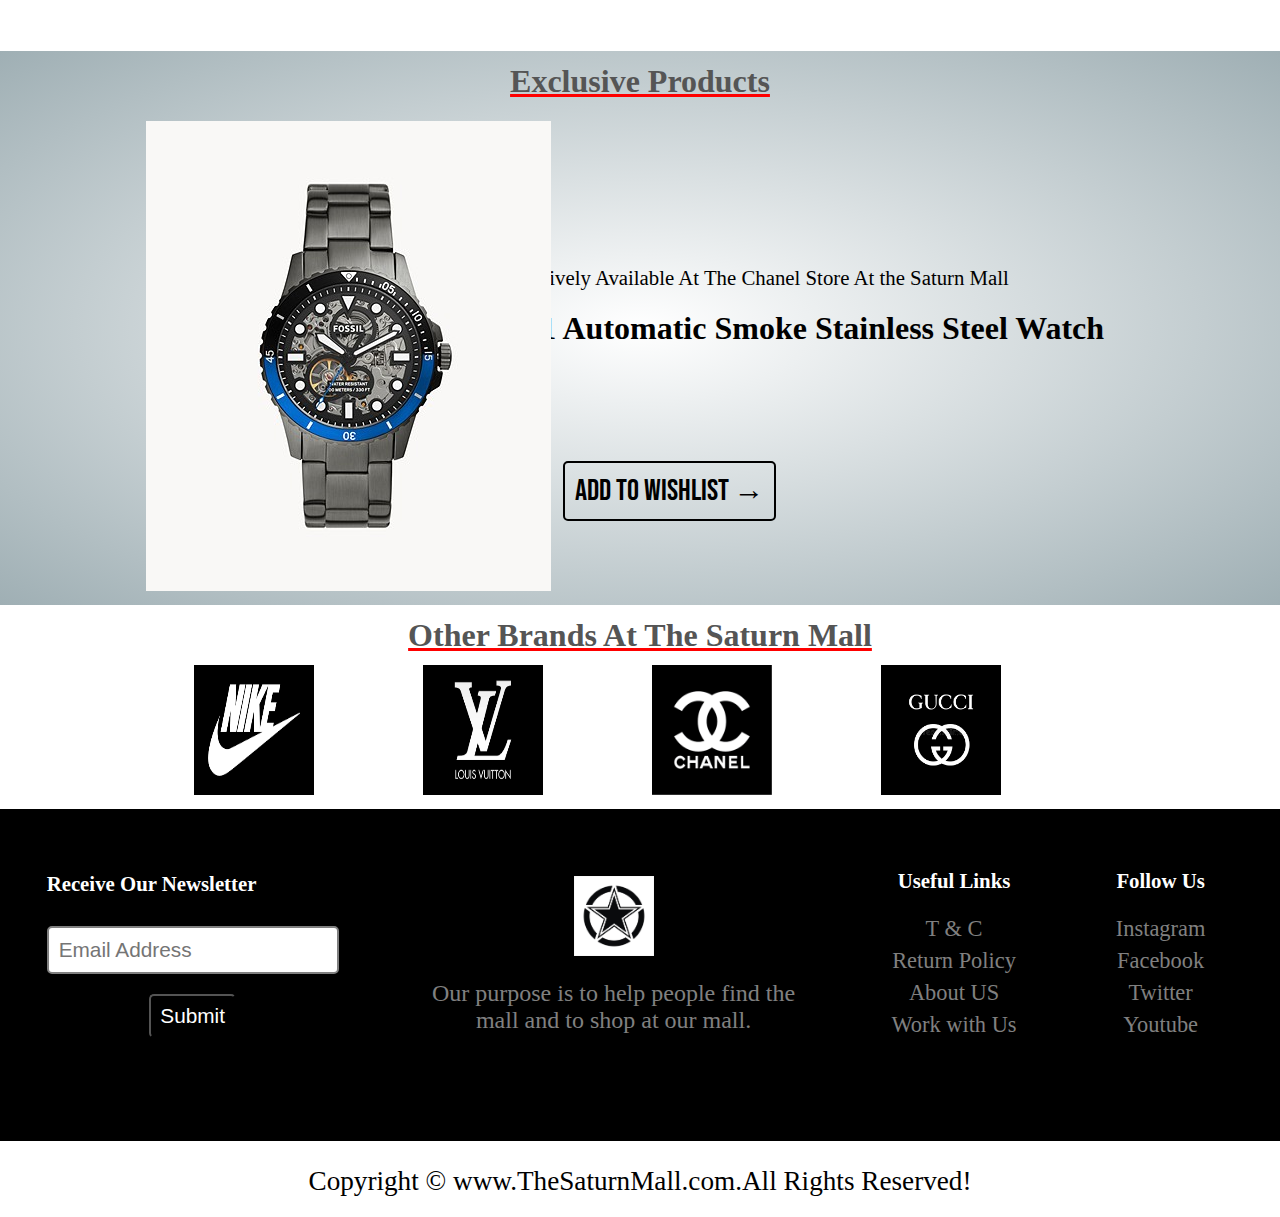
<file: fossil.html>
<!DOCTYPE html>
<html lang="en">

<head>
    <meta charset="UTF-8">
    <meta http-equiv="X-UA-Compatible" content="IE=edge">
    <meta name="viewport" content="width=device-width, initial-scale=1.0">
    <link rel="stylesheet" href="hublot.css" class="css">
    <title>Fossil Store</title>
    <link href="https://fonts.googleapis.com/css2?family=Bebas+Neue&display=swap" rel="stylesheet">
</head>

<body>
    <div class="container">
        <div class="navbar">
            <div class="logo">
                <img src="./Images/fossil_logo.png" alt="" width="100px" height="100px">
            </div>
            <nav id="nav-links">
                <div>
                    <ul>
                        <li><a href="index.html">HOME</a></li>
                        <li><a href="#fresh-arrival">PRODUCTS</a></li>
                        <li><a href="#">OFFERS</a></li>
                        <li><a href="#">CONTACT</a></li>
                        <li><a href="#">ACCOUNT</a></li>
                    </ul>
                </div>
            </nav>
        </div>
    </div>
    <div class="row">
        <!-- <div class="col-2">
        </div> -->
        <div class="col-2">
            <img src="./Images/fossil_main.jpg" alt="">
            <a href="" class="btn">EXPLORE &#8594; </a>
            <!-- <h1>The Summer Collection is Here</h1>
            <p>OFFERS UPTO 30%</p> -->
        </div>
    </div>
    <!--  Featured Products -->
    <div id="fresh-arrival">
        <div class="small-container">
            <h2 class="product">Fresh Arrival </h2>
            <div class="row">
                <div class="col-4">
                    <img src="./Images/fossil_watch_1.jpeg" alt="">
                    <h4>Fossil Power Reserve Carbon soldier</h4>
                    <p>$180</p>
                    <div class="btn-add">
                        <a href="">Wishlist</a>
                    </div>
                </div>
                <div class="col-4">
                    <img src="./Images/fossil_watch_2.jpeg" alt="">
                    <h4>Fossil Big-Bang-Meca Edition</h4>
                    <p>$125</p>
                    <div class="btn-add">
                        <a href="">Wishlist</a>
                    </div>
                </div>
                <div class="col-4">
                    <img src="./Images/fossil_watch_4.jpeg" alt="">
                    <h4>Fossil Smart Watch Colelction</h4>
                    <p>$299</p>
                    <div class="btn-add">
                        <a href="">Wishlist</a>
                    </div>
                </div>            
                <div class="col-4">
                    <img src="./Images/fossill_watch_3.jpeg" alt="">
                    <h4>Fossil ChronographM16</h4>
                    <p>$199</p>
                    <div class="btn-add">
                        <a href="">Wishlist</a>
                    </div>
                </div>            
            </div>
        </div>
    </div>
    <!-- Offer -->
    <div class="offer">
        <h1 class="product">
            Exclusive Products
        </h1>
        <div class="row">
            <div class="col-2">
                <img src="./Images/fossil_exclusive.jpeg" alt="" >
            </div>
            <div class="col-5">
                <p>Exclusively Available At The Chanel Store At the Saturn Mall</p>
                <h1>FB-01 Automatic Smoke Stainless Steel Watch</h1>
                <p>$499</p>
                <a href="" class="btn-1">Add to Wishlist &#8594</a>
            </div>
        </div>
    </div>
    <!-- Other Brands -->
    <h1 class="product">Other Brands At The Saturn Mall</h1>
    <div class="brands">
        <div class="small-container">
            <div class="row">
                <div class="col-6">
                    <img src="./Images/nike_logo.png" alt="">
                </div>
                <div class="col-6">
                    <img src="./Images/lv_logo.png" alt="">
                </div>
                <div class="col-6">
                    <img src="./Images/chanel_logo.png" alt="">
                </div>
                <div class="col-6">
                    <img src="./Images/gucci_logo.png" alt="">
                </div>
            </div>
        </div>
    </div>
    <!-- Footer -->
    <div class="footer">
        <div class="container">
            <div class="row">
                <div class="footer-col-1">
                    <h3>Receive Our Newsletter</h3>
                    <form action="">
                        <input type="email" name="" id="email" placeholder="Email Address">
                        <input type="submit" value="Submit" id="submit">

                    </form>
                </div>
                <div class="footer-col-2">
                    <img src="./Images/logo2.jpg" alt="">
                    <p>Our purpose is to help people find the <br> mall and to shop at our mall.</p>
                </div>
                <div class="footer-col-3">
                    <h3>Useful Links</h3>
                    <ul>
                        <a href="">
                            <li>T & C</li>
                        </a>
                        <a href="">
                            <li>Return Policy</li>
                        </a>
                        <a href="">
                            <li>About US</li>
                        </a>
                        <a href="">
                            <li>Work with Us</li>
                        </a>
                    </ul>
                </div>
                <div class="footer-col-4">
                    <h3>Follow Us</h3>
                    <ul>
                        <a href="">
                            <li>Instagram </li>
                        </a>
                        <a href="">
                            <li>Facebook</li>
                        </a>
                        <a href="">
                            <li>Twitter</li>
                        </a>
                        <a href="">
                            <li>Youtube</li>
                        </a>
                    </ul>
                </div>
            </div>
        </div>
    </div>
    <footer>
        <div class="center">
            Copyright &copy; www.TheSaturnMall.com.All Rights Reserved!
        </div>
    </footer>
</body>

</html>
</file>
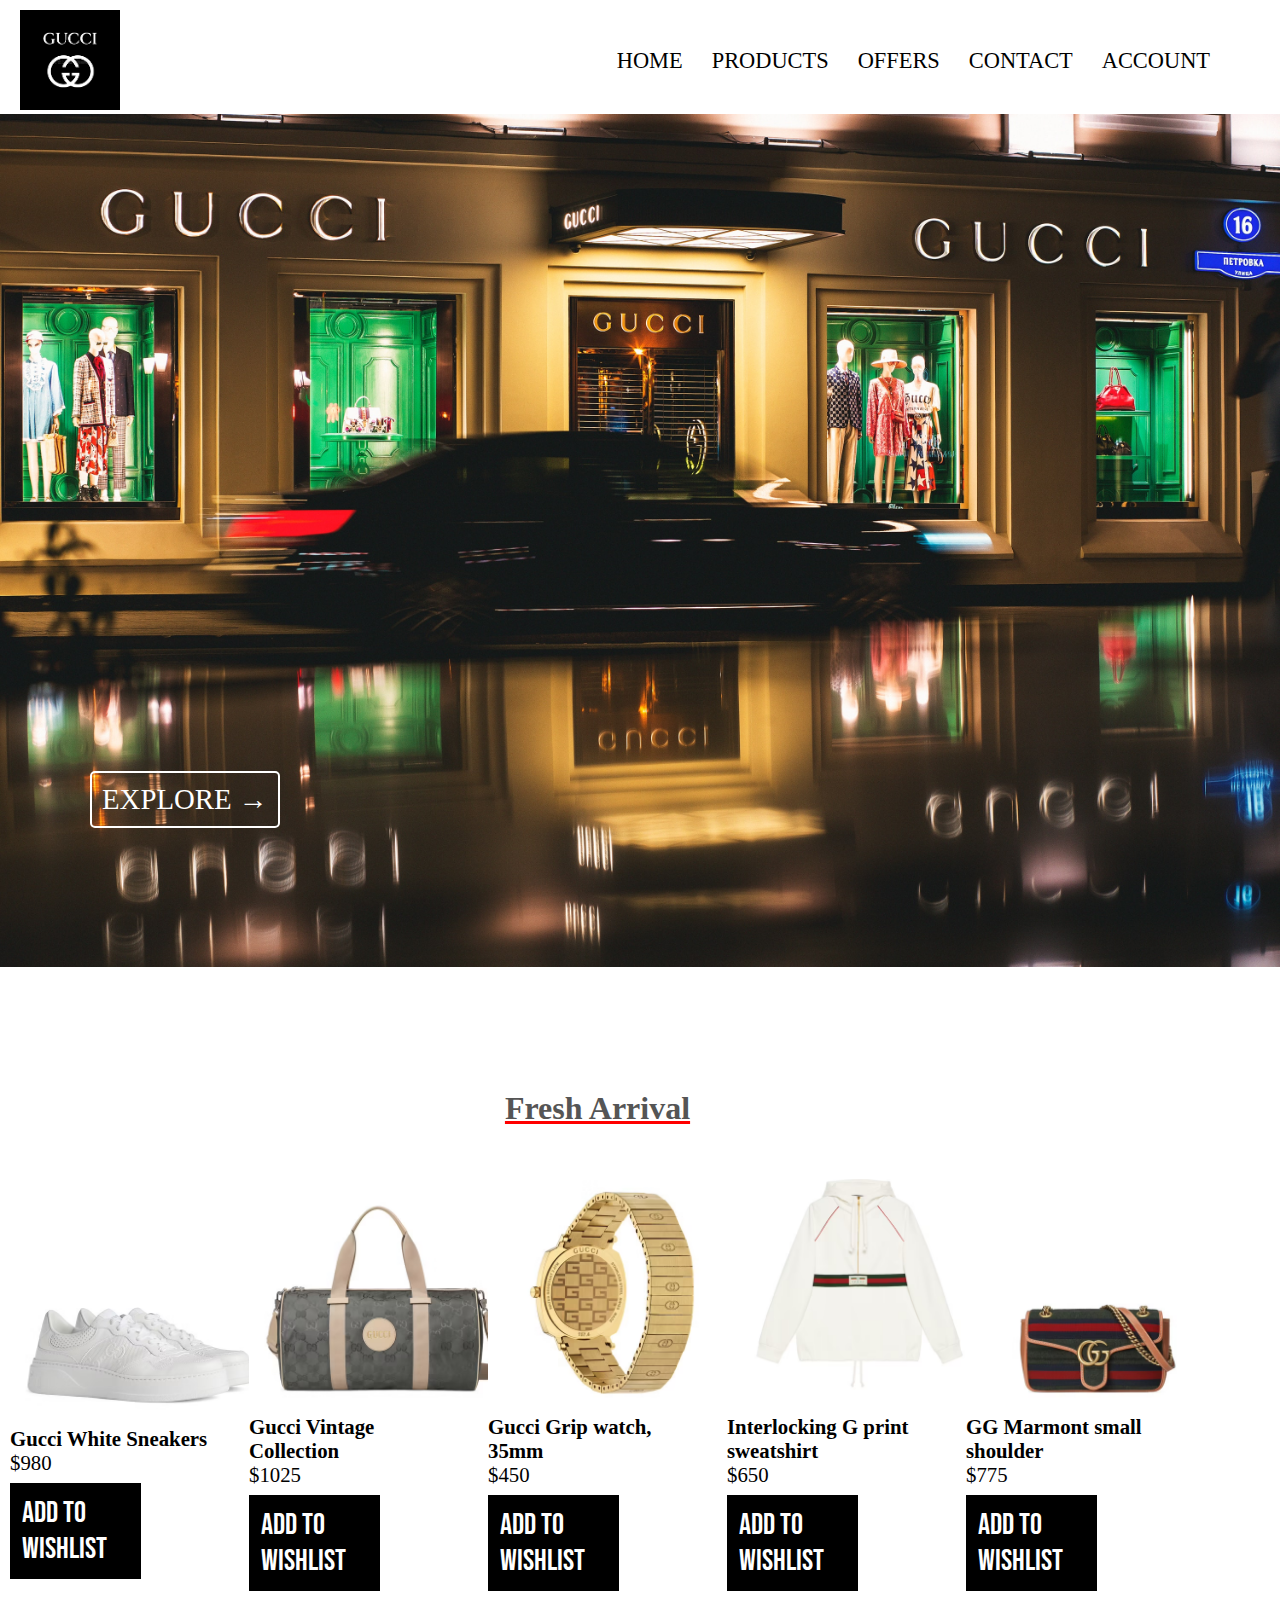
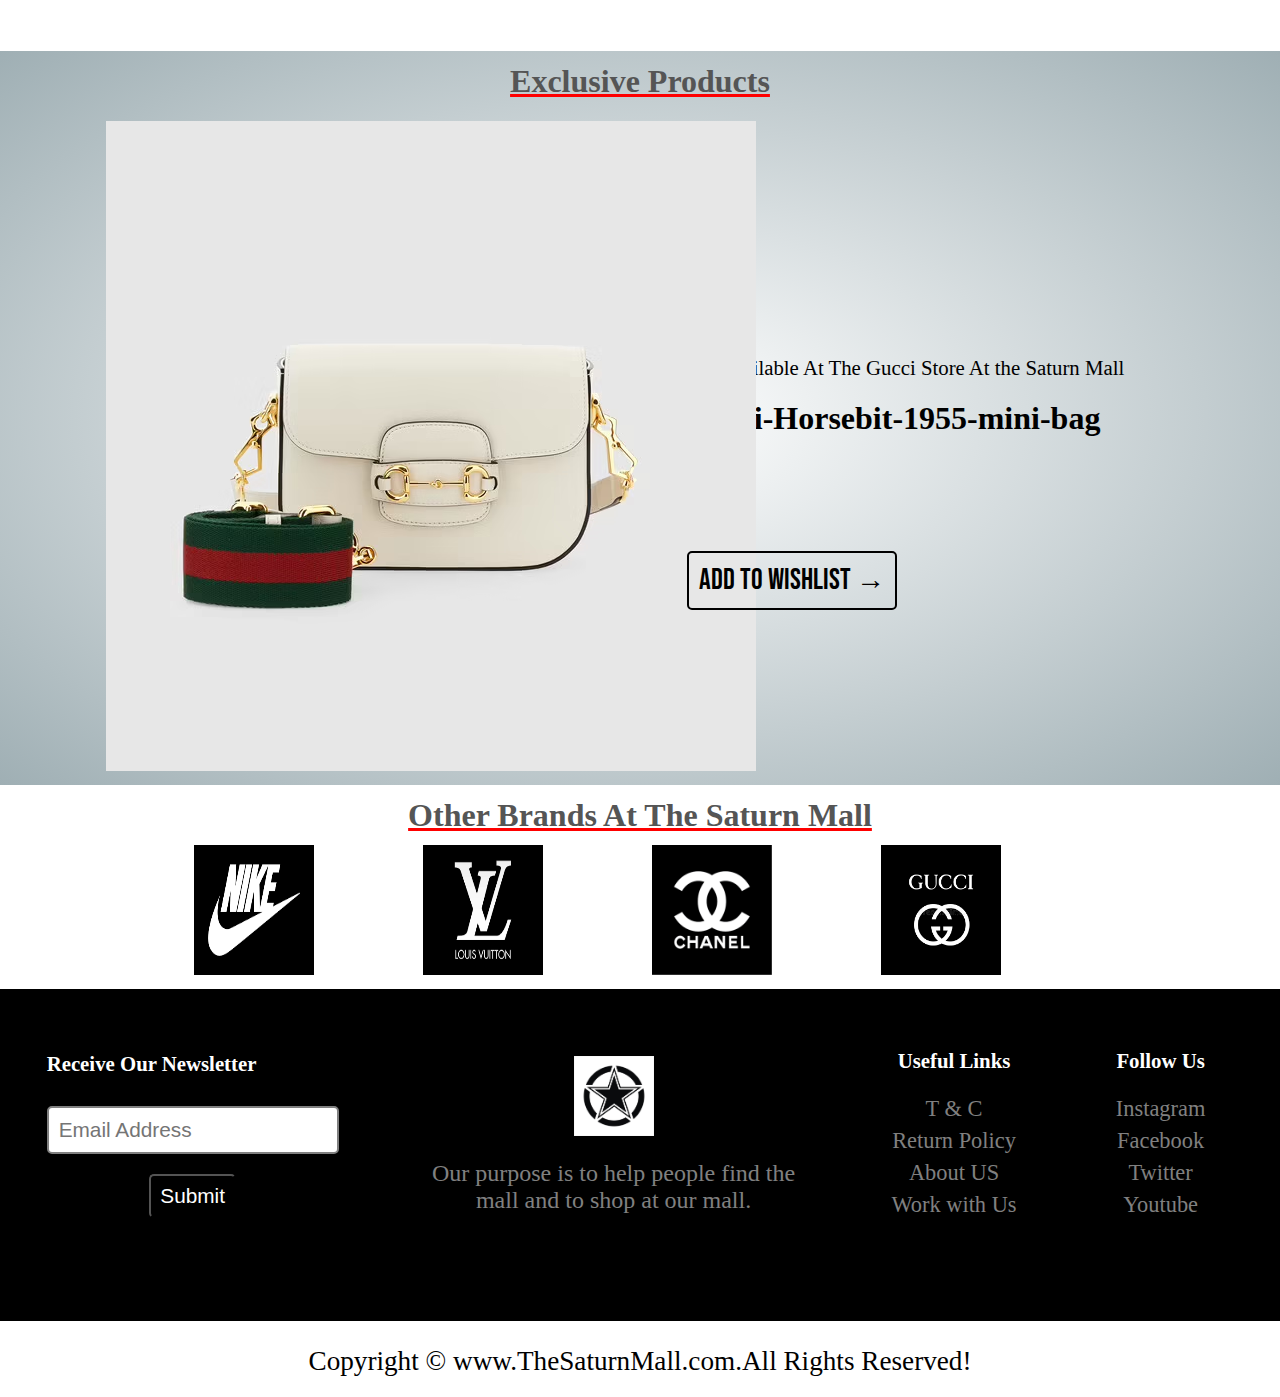
<file: gucci.html>
<!DOCTYPE html>
<html lang="en">

<head>
    <meta charset="UTF-8">
    <meta http-equiv="X-UA-Compatible" content="IE=edge">
    <meta name="viewport" content="width=device-width, initial-scale=1.0">
    <link rel="stylesheet" href="gucci.css" class="css">
    <title>Gucci Store</title>
    <link href="https://fonts.googleapis.com/css2?family=Bebas+Neue&display=swap" rel="stylesheet">
</head>

<body>
    <div class="container">
        <div class="navbar">
            <div class="logo">
                <img src="./Images/gucci_logo.png" alt="" width="100px" height="100px">
            </div>
            <nav id="nav-links">
                <div>
                    <ul>
                        <li><a href="index.html">HOME</a></li>
                        <li><a href="#fresh-arrival">PRODUCTS</a></li>
                        <li><a href="#">OFFERS</a></li>
                        <li><a href="#">CONTACT</a></li>
                        <li><a href="#">ACCOUNT</a></li>
                    </ul>
                </div>
            </nav>
        </div>
    </div>
    <div class="row">
        <!-- <div class="col-2">
        </div> -->
        <div class="col-2">
            <img src="./Images/gucci_main.jpg" alt="">
            <a href="" class="btn">EXPLORE &#8594; </a>
            <!-- <h1>The Summer Collection is Here</h1>
            <p>OFFERS UPTO 30%</p> -->
        </div>
    </div>
    <!--  Featured Products -->
    <div id="fresh-arrival">
        <div class="small-container">
            <h2 class="product">Fresh Arrival </h2>
            <div class="row">
                <div class="col-4">
                    <img src="./Images/gucci_shoes.avif" alt="">
                    <h4>Gucci White Sneakers</h4>
                    <p>$980</p>
                    <div class="btn-add">
                        <a href="">Add To Wishlist</a>
                    </div>
                </div>
                <div class="col-4">
                    <img src="./Images/gucci_bag.avif" alt="">
                    <h4>Gucci Vintage Collection</h4>
                    <p>$1025</p>
                    <div class="btn-add">
                        <a href="">Add To Wishlist</a>
                    </div>

                </div>
                <div class="col-4">
                    <img src="./Images/gucci_watch.avif" alt="">
                    <h4>Gucci Grip watch, 35mm</h4>
                    <p>$450</p>
                    <div class="btn-add">
                        <a href="">Add To Wishlist</a>
                    </div>
                </div>
                <div class="col-4">
                    <img src="./Images/gucci_hoodie.avif" alt="">
                    <h4>Interlocking G print sweatshirt</h4>
                    <p>$650</p>
                    <div class="btn-add">
                        <a href="">Add To Wishlist</a>
                    </div>
                </div>
                <div class="col-4">
                    <img src="./Images/gucci_w_bag.avif" alt="">
                    <h4>GG Marmont small shoulder</h4>
                    <p>$775</p>
                    <div class="btn-add">
                        <a href="">Add To Wishlist</a>
                    </div>
                </div>

            </div>
        </div>
    </div>
    <!-- Offer -->
    <div class="offer">
        <h1 class="product">
            Exclusive Products
        </h1>
        <div class="row">
            <div class="col-2">
                <img src="./Images/Light-Gucci-Horsebit-1955-mini-bag.avif" alt="" >
            </div>
            <div class="col-5">
                <p>Exclusively Available At The Gucci Store At the Saturn Mall</p>
                <h1>Light-Gucci-Horsebit-1955-mini-bag</h1>
                <p>$1500</p>
                <a href="" class="btn-1">Add to Wishlist &#8594</a>
            </div>
        </div>
    </div>
    <!-- Other Brands -->
    <h1 class="product">Other Brands At The Saturn Mall</h1>
    <div class="brands">
        <div class="small-container">
            <div class="row">
                <div class="col-6">
                    <img src="./Images/nike_logo.png" alt="">
                </div>
                <div class="col-6">
                    <img src="./Images/lv_logo.png" alt="">
                </div>
                <div class="col-6">
                    <img src="./Images/chanel_logo.png" alt="">
                </div>
                <div class="col-6">
                    <img src="./Images/gucci_logo.png" alt="">
                </div>
            </div>
        </div>
    </div>
    <!-- Footer -->
    <div class="footer">
        <div class="container">
            <div class="row">
                <div class="footer-col-1">
                    <h3>Receive Our Newsletter</h3>
                    <form action="">
                        <input type="email" name="" id="email" placeholder="Email Address">
                        <input type="submit" value="Submit" id="submit">

                    </form>
                </div>
                <div class="footer-col-2">
                    <img src="./Images/logo2.jpg" alt="">
                    <p>Our purpose is to help people find the <br> mall and to shop at our mall.</p>
                </div>
                <div class="footer-col-3">
                    <h3>Useful Links</h3>
                    <ul>
                        <a href="">
                            <li>T & C</li>
                        </a>
                        <a href="">
                            <li>Return Policy</li>
                        </a>
                        <a href="">
                            <li>About US</li>
                        </a>
                        <a href="">
                            <li>Work with Us</li>
                        </a>
                    </ul>
                </div>
                <div class="footer-col-4">
                    <h3>Follow Us</h3>
                    <ul>
                        <a href="">
                            <li>Instagram </li>
                        </a>
                        <a href="">
                            <li>Facebook</li>
                        </a>
                        <a href="">
                            <li>Twitter</li>
                        </a>
                        <a href="">
                            <li>Youtube</li>
                        </a>
                    </ul>
                </div>
            </div>
        </div>
    </div>
    <footer>
        <div class="center">
            Copyright &copy; www.TheSaturnMall.com.All Rights Reserved!
        </div>
    </footer>
</body>

</html>
</file>
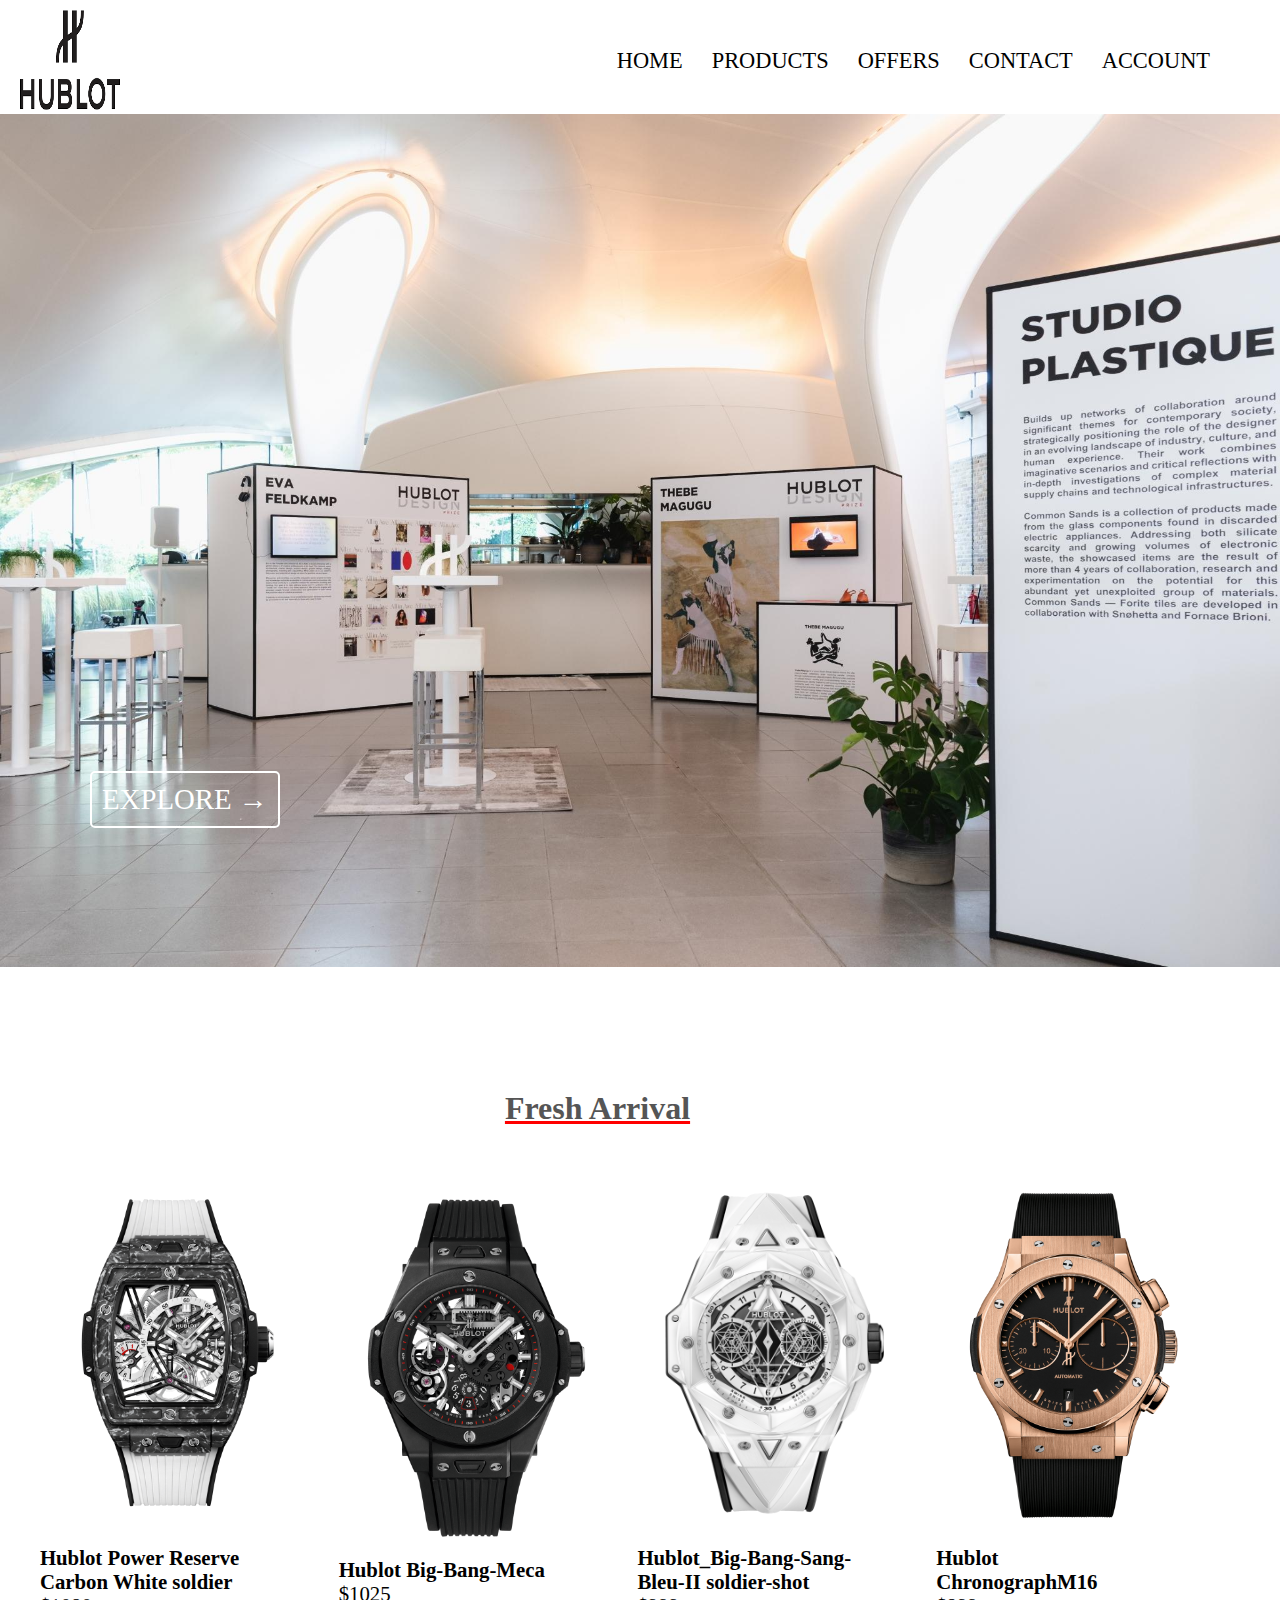
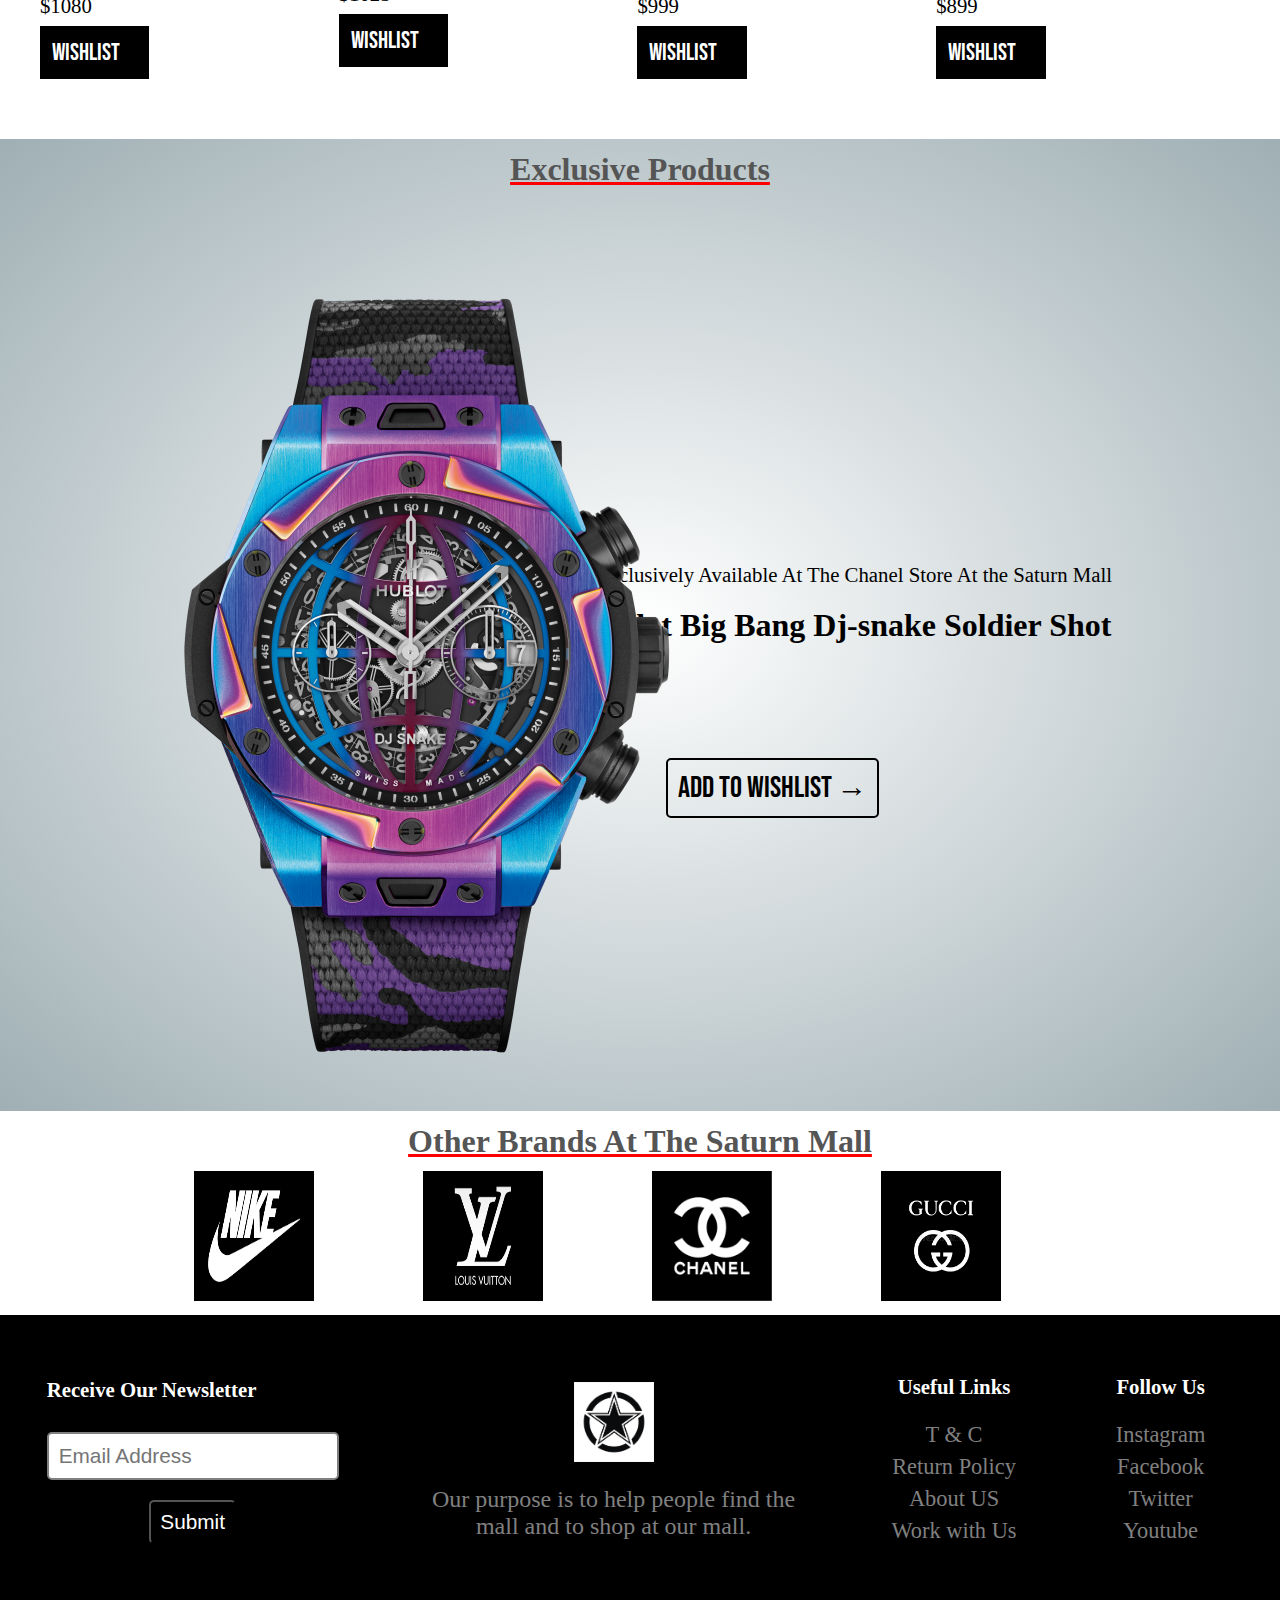
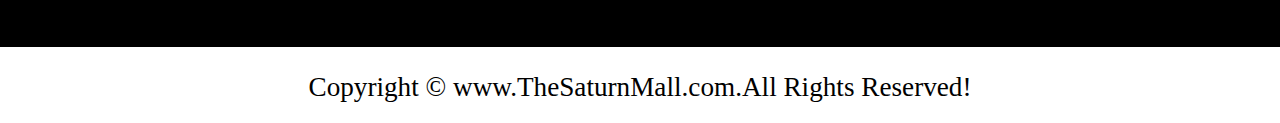
<file: hublot.html>
<!DOCTYPE html>
<html lang="en">

<head>
    <meta charset="UTF-8">
    <meta http-equiv="X-UA-Compatible" content="IE=edge">
    <meta name="viewport" content="width=device-width, initial-scale=1.0">
    <link rel="stylesheet" href="hublot.css" class="css">
    <title>Hublot Store</title>
    <link href="https://fonts.googleapis.com/css2?family=Bebas+Neue&display=swap" rel="stylesheet">
</head>

<body>
    <div class="container">
        <div class="navbar">
            <div class="logo">
                <img src="./Images/hublo_logo.png" alt="" width="100px" height="100px">
            </div>
            <nav id="nav-links">
                <div>
                    <ul>
                        <li><a href="index.html">HOME</a></li>
                        <li><a href="#fresh-arrival">PRODUCTS</a></li>
                        <li><a href="#">OFFERS</a></li>
                        <li><a href="#">CONTACT</a></li>
                        <li><a href="#">ACCOUNT</a></li>
                    </ul>
                </div>
            </nav>
        </div>
    </div>
    <div class="row">
        <!-- <div class="col-2">
        </div> -->
        <div class="col-2">
            <img src="./Images/Hublot_Design-Prize_2021_main_image_0.jpg" alt="">
            <a href="" class="btn">EXPLORE &#8594; </a>
            <!-- <h1>The Summer Collection is Here</h1>
            <p>OFFERS UPTO 30%</p> -->
        </div>
    </div>
    <!--  Featured Products -->
    <div id="fresh-arrival">
        <div class="small-container">
            <h2 class="product">Fresh Arrival </h2>
            <div class="row">
                <div class="col-4">
                    <img src="./Images/Hublot -Power-Reserve-Carbon-White-soldier.png" alt="">
                    <h4>Hublot Power Reserve Carbon White soldier</h4>
                    <p>$1080</p>
                    <div class="btn-add">
                        <a href="">Wishlist</a>
                    </div>
                </div>
                <div class="col-4">
                    <img src="./Images/Hublot big-bang-meca.png" alt="">
                    <h4>Hublot Big-Bang-Meca</h4>
                    <p>$1025</p>
                    <div class="btn-add">
                        <a href="">Wishlist</a>
                    </div>
                </div>
                <div class="col-4">
                    <img src="./Images/Hublot_Big-Bang-Sang-Bleu-II-white-ceramic-45-mm-soldier-shot.png" alt="">
                    <h4>Hublot_Big-Bang-Sang-Bleu-II soldier-shot</h4>
                    <p>$999</p>
                    <div class="btn-add">
                        <a href="">Wishlist</a>
                    </div>
                </div>            
                <div class="col-4">
                    <img src="./Images/Hublot_chronographM16.png" alt="">
                    <h4>Hublot ChronographM16</h4>
                    <p>$899</p>
                    <div class="btn-add">
                        <a href="">Wishlist</a>
                    </div>
                </div>            
            </div>
        </div>
    </div>
    <!-- Offer -->
    <div class="offer">
        <h1 class="product">
            Exclusive Products
        </h1>
        <div class="row">
            <div class="col-2">
                <img src="./Images/Hublot_big-bang-dj-snake-soldier-shot.png" alt="" >
            </div>
            <div class="col-5">
                <p>Exclusively Available At The Chanel Store At the Saturn Mall</p>
                <h1>Hublot Big Bang Dj-snake Soldier Shot</h1>
                <p>$1499</p>
                <a href="" class="btn-1">Add to Wishlist &#8594</a>
            </div>
        </div>
    </div>
    <!-- Other Brands -->
    <h1 class="product">Other Brands At The Saturn Mall</h1>
    <div class="brands">
        <div class="small-container">
            <div class="row">
                <div class="col-6">
                    <img src="./Images/nike_logo.png" alt="">
                </div>
                <div class="col-6">
                    <img src="./Images/lv_logo.png" alt="">
                </div>
                <div class="col-6">
                    <img src="./Images/chanel_logo.png" alt="">
                </div>
                <div class="col-6">
                    <img src="./Images/gucci_logo.png" alt="">
                </div>
            </div>
        </div>
    </div>
    <!-- Footer -->
    <div class="footer">
        <div class="container">
            <div class="row">
                <div class="footer-col-1">
                    <h3>Receive Our Newsletter</h3>
                    <form action="">
                        <input type="email" name="" id="email" placeholder="Email Address">
                        <input type="submit" value="Submit" id="submit">

                    </form>
                </div>
                <div class="footer-col-2">
                    <img src="./Images/logo2.jpg" alt="">
                    <p>Our purpose is to help people find the <br> mall and to shop at our mall.</p>
                </div>
                <div class="footer-col-3">
                    <h3>Useful Links</h3>
                    <ul>
                        <a href="">
                            <li>T & C</li>
                        </a>
                        <a href="">
                            <li>Return Policy</li>
                        </a>
                        <a href="">
                            <li>About US</li>
                        </a>
                        <a href="">
                            <li>Work with Us</li>
                        </a>
                    </ul>
                </div>
                <div class="footer-col-4">
                    <h3>Follow Us</h3>
                    <ul>
                        <a href="">
                            <li>Instagram </li>
                        </a>
                        <a href="">
                            <li>Facebook</li>
                        </a>
                        <a href="">
                            <li>Twitter</li>
                        </a>
                        <a href="">
                            <li>Youtube</li>
                        </a>
                    </ul>
                </div>
            </div>
        </div>
    </div>
    <footer>
        <div class="center">
            Copyright &copy; www.TheSaturnMall.com.All Rights Reserved!
        </div>
    </footer>
</body>

</html>
</file>
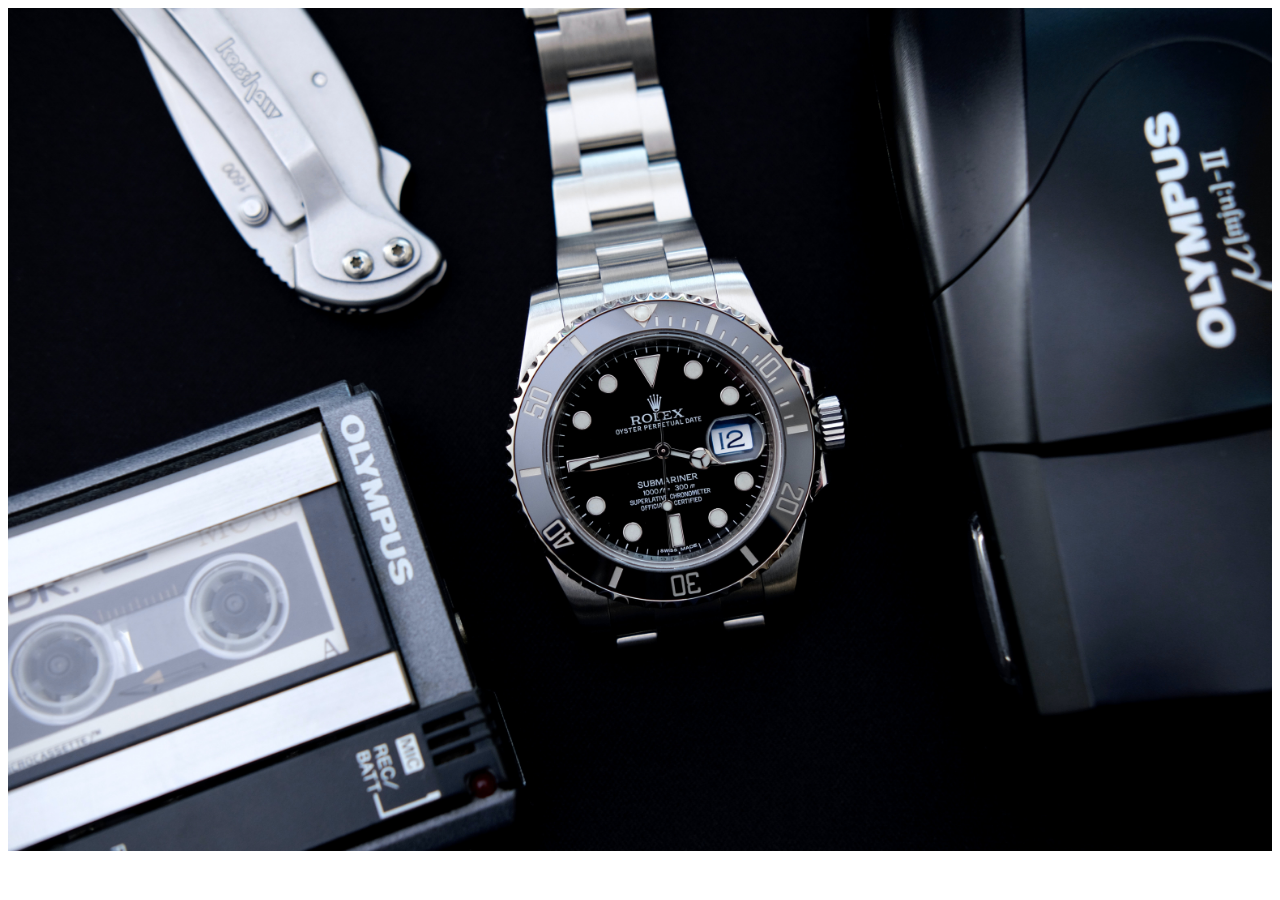
<file: imageslider.html>
<!DOCTYPE html>
<html lang="en">
<head>
    <meta charset="UTF-8">
    <meta http-equiv="X-UA-Compatible" content="IE=edge">
    <meta name="viewport" content="width=device-width, initial-scale=1.0">
    <title>Image Slider</title>
    <style>
         .slide img {
             width: 100%;
             height: 70%;
         }
    </style>
</head>
<body>
        <div class="slide">
            <img src="./Images/rolex.jpg" alt="">
        </div>
        <div class="slide">
            <img src="./Images/hublot.jpg" alt="">
        </div>
        <div class="slide">
            <img src="./Images/fossil.jpg" alt="">
        </div>
        <script>
            let flag=0;
            slideshow();
            function slideshow()
            {
                let slides=document.getElementsByClassName('slide');
                for(let i=0;i<slides.length;i++){
                    slides[i].style.display="none";
                }
                flag++;
                if(flag>slides.length){
                    flag=1;
                }
                slides[flag-1].style.display="block";
                setTimeout(slideshow,5000)
            }
            
        </script>
</body>
</html>
</file>
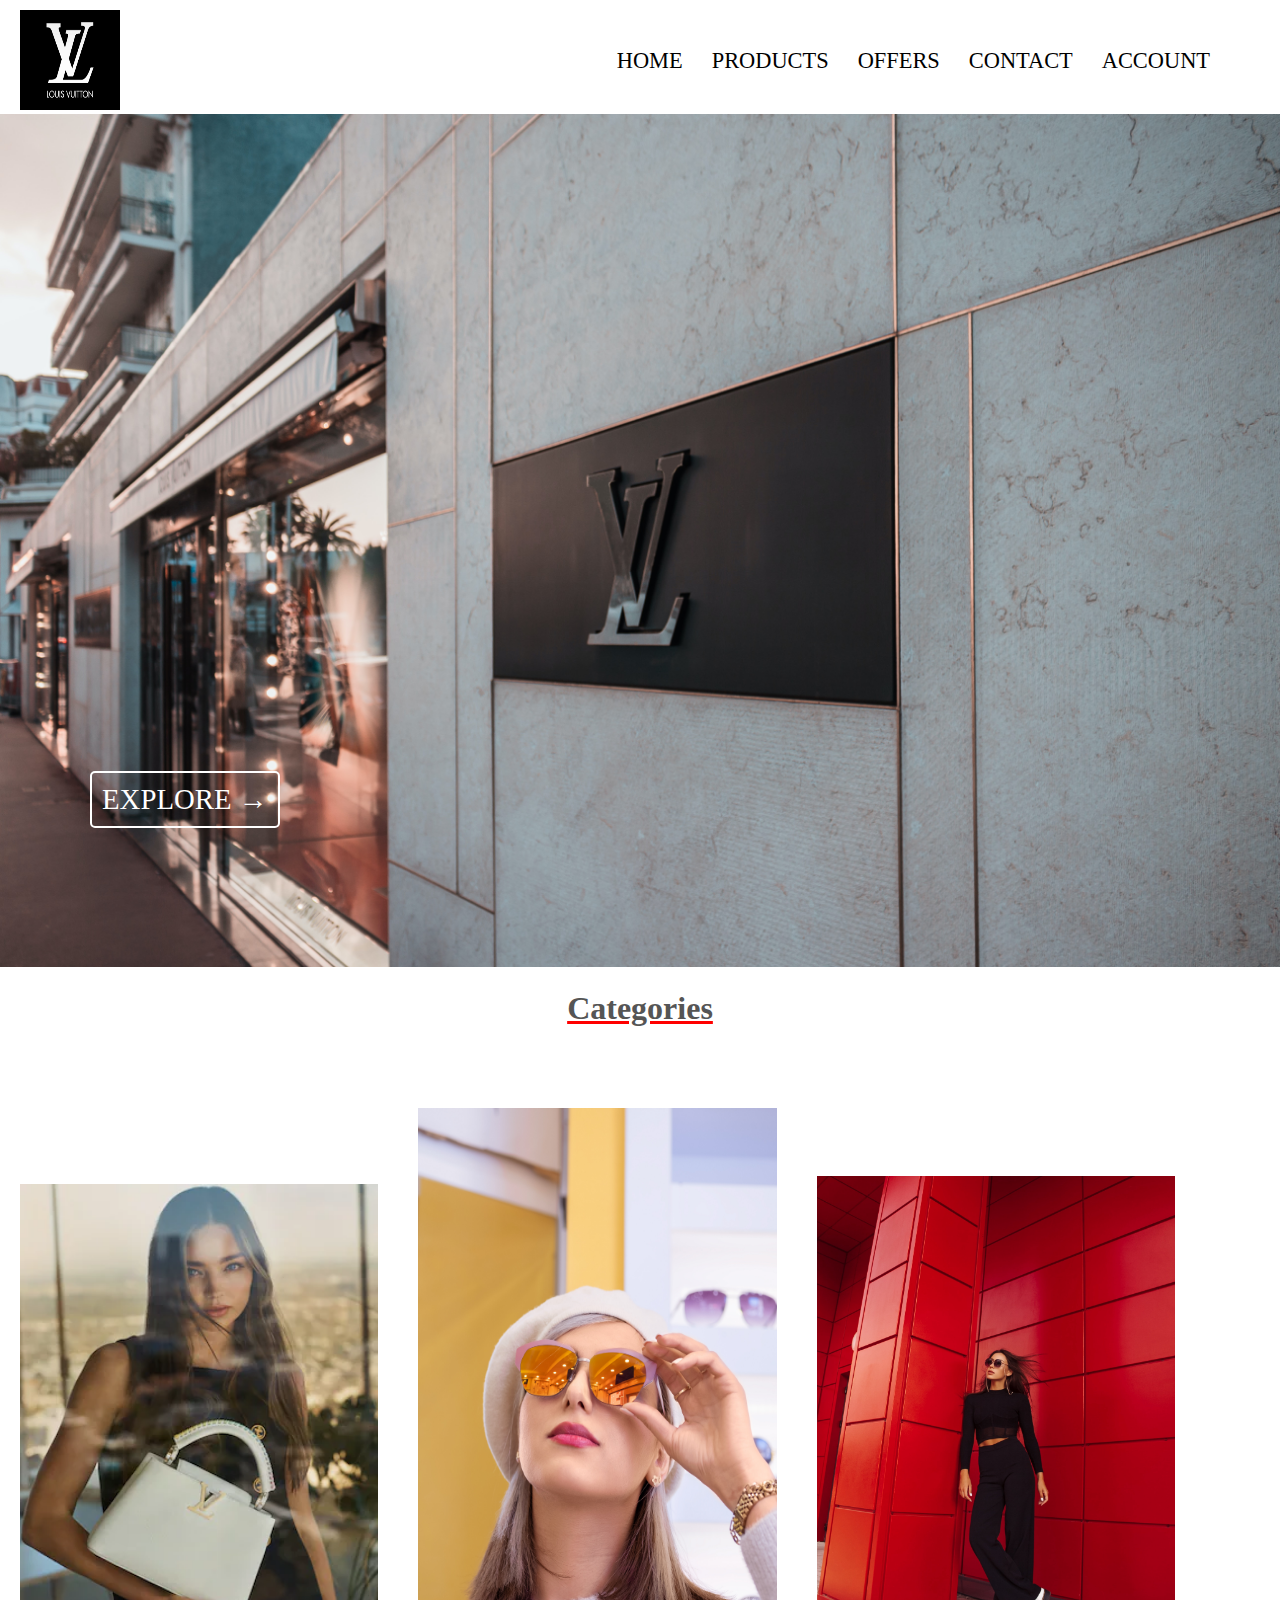
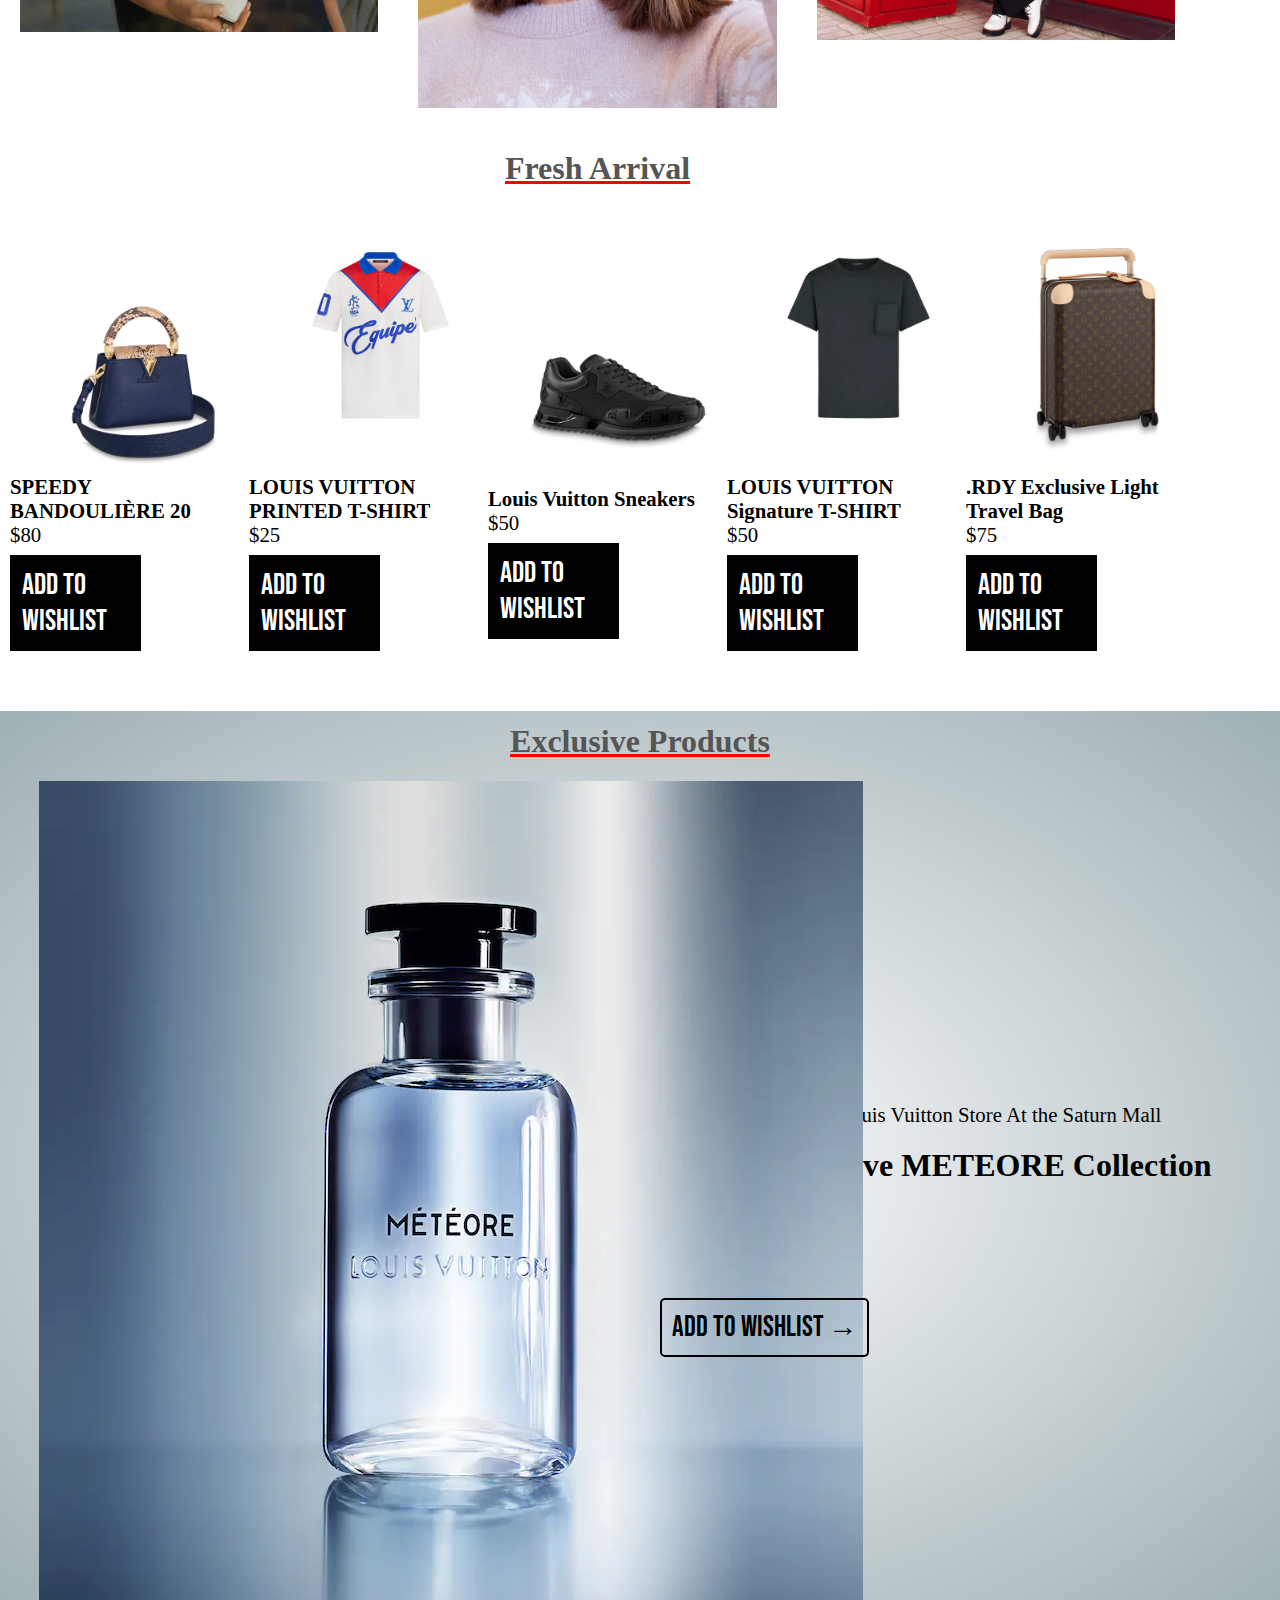
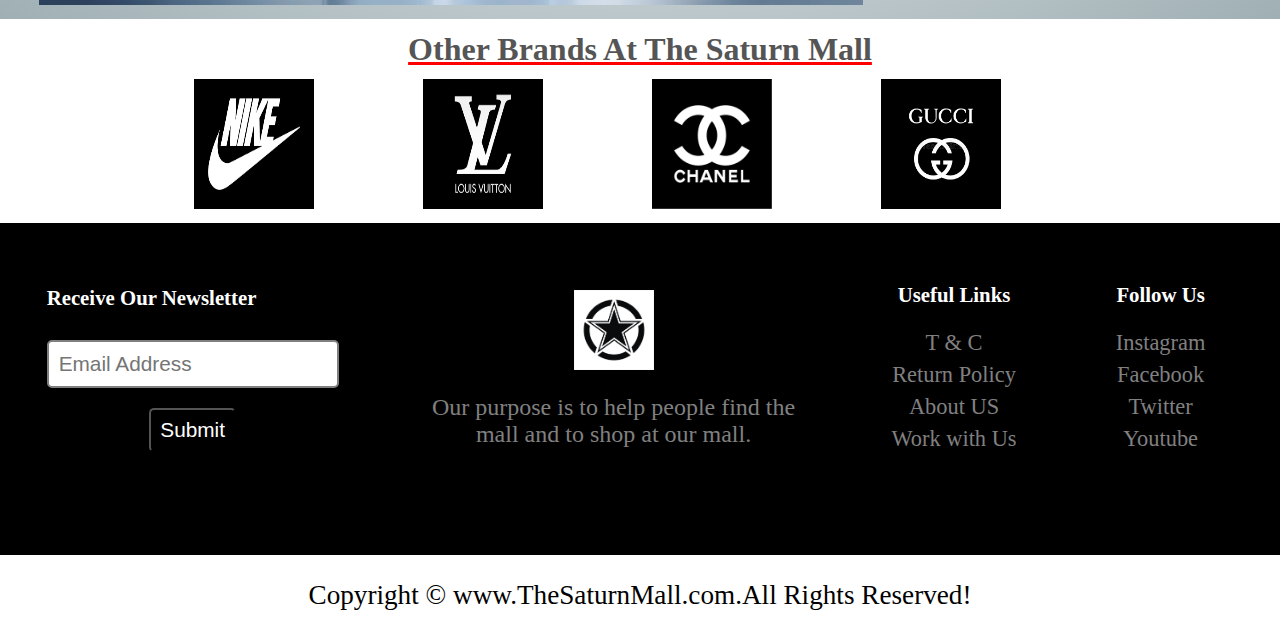
<file: lv.html>
<!DOCTYPE html>
<html lang="en">

<head>
    <meta charset="UTF-8">
    <meta http-equiv="X-UA-Compatible" content="IE=edge">
    <meta name="viewport" content="width=device-width, initial-scale=1.0">
    <link rel="stylesheet" href="lv.css" class="css">
    <title>Louis Vuitton Store</title>
    <link href="https://fonts.googleapis.com/css2?family=Bebas+Neue&display=swap" rel="stylesheet">
</head>

<body>
    <div class="container">
        <div class="navbar">
            <div class="logo">
                <img src="./Images/lv_logo.png" alt="" width="100px" height="100px">
            </div>
            <nav id="nav-links">
                <div>
                    <ul>
                        <li><a href="index.html">HOME</a></li>
                        <li><a href="#fresh-arrival">PRODUCTS</a></li>
                        <li><a href="#">OFFERS</a></li>
                        <li><a href="#">CONTACT</a></li>
                        <li><a href="#">ACCOUNT</a></li>
                    </ul>
                </div>
            </nav>
        </div>
    </div>
    <div class="row">
        <!-- <div class="col-2">
        </div> -->
        <div class="col-2">
            <img src="./Images/lv_main.jpg" alt="">
            <a href="" class="btn">EXPLORE &#8594; </a>
            <!-- <h1>The Summer Collection is Here</h1>
            <p>OFFERS UPTO 30%</p> -->
        </div>
    </div>
    <h2 id="categories"> Categories</h2>
    <!--  Featured Categories -->
    <div class="categories">
        <div class="small-container">
            <div class="row">
                <div class="col-3">
                    <img src="./Images/lv_bag.webp" alt="">
                </div>
                <div class="col-3">
                    <img src="./Images/lv_sunglasses.jpg" alt="" height="600px">
                </div>
                <div class="col-3">
                    <img src="./Images/lv_red.jpg" alt="">
                </div>
            </div>
        </div>
    </div>
    <!--  Featured Products -->
    <div id="fresh-arrival">
        <div class="small-container">
            <h2 class="product">Fresh Arrival </h2>
            <div class="row">
                <div class="col-4">
                    <img src="./Images/lv_handbag.webp" alt="">
                    <h4>SPEEDY BANDOULIÈRE 20</h4>
                    <p>$80</p>
                    <div class="btn-add">
                        <a href="">Add To Wishlist</a>
                    </div>
                </div>
                <div class="col-4">
                    <img src="./Images/lv_tshirt.png" alt="">
                    <h4>LOUIS VUITTON PRINTED T-SHIRT</h4>
                    <p>$25</p>
                    <div class="btn-add">
                        <a href="">Add To Wishlist</a>
                    </div>

                </div>
                <div class="col-4">
                    <img src="./Images/lv_shoes.webp" alt="">
                    <h4>Louis Vuitton Sneakers</h4>
                    <p>$50</p>
                    <div class="btn-add">
                        <a href="">Add To Wishlist</a>
                    </div>
                </div>
                <div class="col-4">
                    <img src="./Images/lv_signature_tshirt.webp" alt="">
                    <h4>LOUIS VUITTON Signature T-SHIRT</h4>
                    <p>$50</p>
                    <div class="btn-add">
                        <a href="">Add To Wishlist</a>
                    </div>
                </div>
                <div class="col-4">
                    <img src="./Images/lv_travel_bag.webp" alt="">
                    <h4>.RDY Exclusive Light Travel Bag</h4>
                    <p>$75</p>
                    <div class="btn-add">
                        <a href="">Add To Wishlist</a>
                    </div>
                </div>

            </div>
        </div>
    </div>
    <!-- Offer -->
    <div class="offer">
        <h1 class="product">
            Exclusive Products
        </h1>
        <div class="row">
            <div class="col-2">
                <img src="./Images/lv_perfume.webp" alt="" >
            </div>
            <div class="col-5">
                <p>Exclusively Available At The Louis Vuitton Store At the Saturn Mall</p>
                <h1>Louis Vuitton Exclusive METEORE Collection</h1>
                <p>$150</p>
                <a href="" class="btn-1">Add to Wishlist &#8594</a>
            </div>
        </div>
    </div>
    <!-- Other Brands -->
    <h1 class="product">Other Brands At The Saturn Mall</h1>
    <div class="brands">
        <div class="small-container">
            <div class="row">
                <div class="col-6">
                    <img src="./Images/nike_logo.png" alt="">
                </div>
                <div class="col-6">
                    <img src="./Images/lv_logo.png" alt="">
                </div>
                <div class="col-6">
                    <img src="./Images/chanel_logo.png" alt="">
                </div>
                <div class="col-6">
                    <img src="./Images/gucci_logo.png" alt="">
                </div>
            </div>
        </div>
    </div>
    <!-- Footer -->
    <div class="footer">
        <div class="container">
            <div class="row">
                <div class="footer-col-1">
                    <h3>Receive Our Newsletter</h3>
                    <form action="">
                        <input type="email" name="" id="email" placeholder="Email Address">
                        <input type="submit" value="Submit" id="submit">

                    </form>
                </div>
                <div class="footer-col-2">
                    <img src="./Images/logo2.jpg" alt="">
                    <p>Our purpose is to help people find the <br> mall and to shop at our mall.</p>
                </div>
                <div class="footer-col-3">
                    <h3>Useful Links</h3>
                    <ul>
                        <a href="">
                            <li>T & C</li>
                        </a>
                        <a href="">
                            <li>Return Policy</li>
                        </a>
                        <a href="">
                            <li>About US</li>
                        </a>
                        <a href="">
                            <li>Work with Us</li>
                        </a>
                    </ul>
                </div>
                <div class="footer-col-4">
                    <h3>Follow Us</h3>
                    <ul>
                        <a href="">
                            <li>Instagram </li>
                        </a>
                        <a href="">
                            <li>Facebook</li>
                        </a>
                        <a href="">
                            <li>Twitter</li>
                        </a>
                        <a href="">
                            <li>Youtube</li>
                        </a>
                    </ul>
                </div>
            </div>
        </div>
    </div>
    <footer>
        <div class="center">
            Copyright &copy; www.TheSaturnMall.com.All Rights Reserved!
        </div>
    </footer>
</body>

</html>
</file>
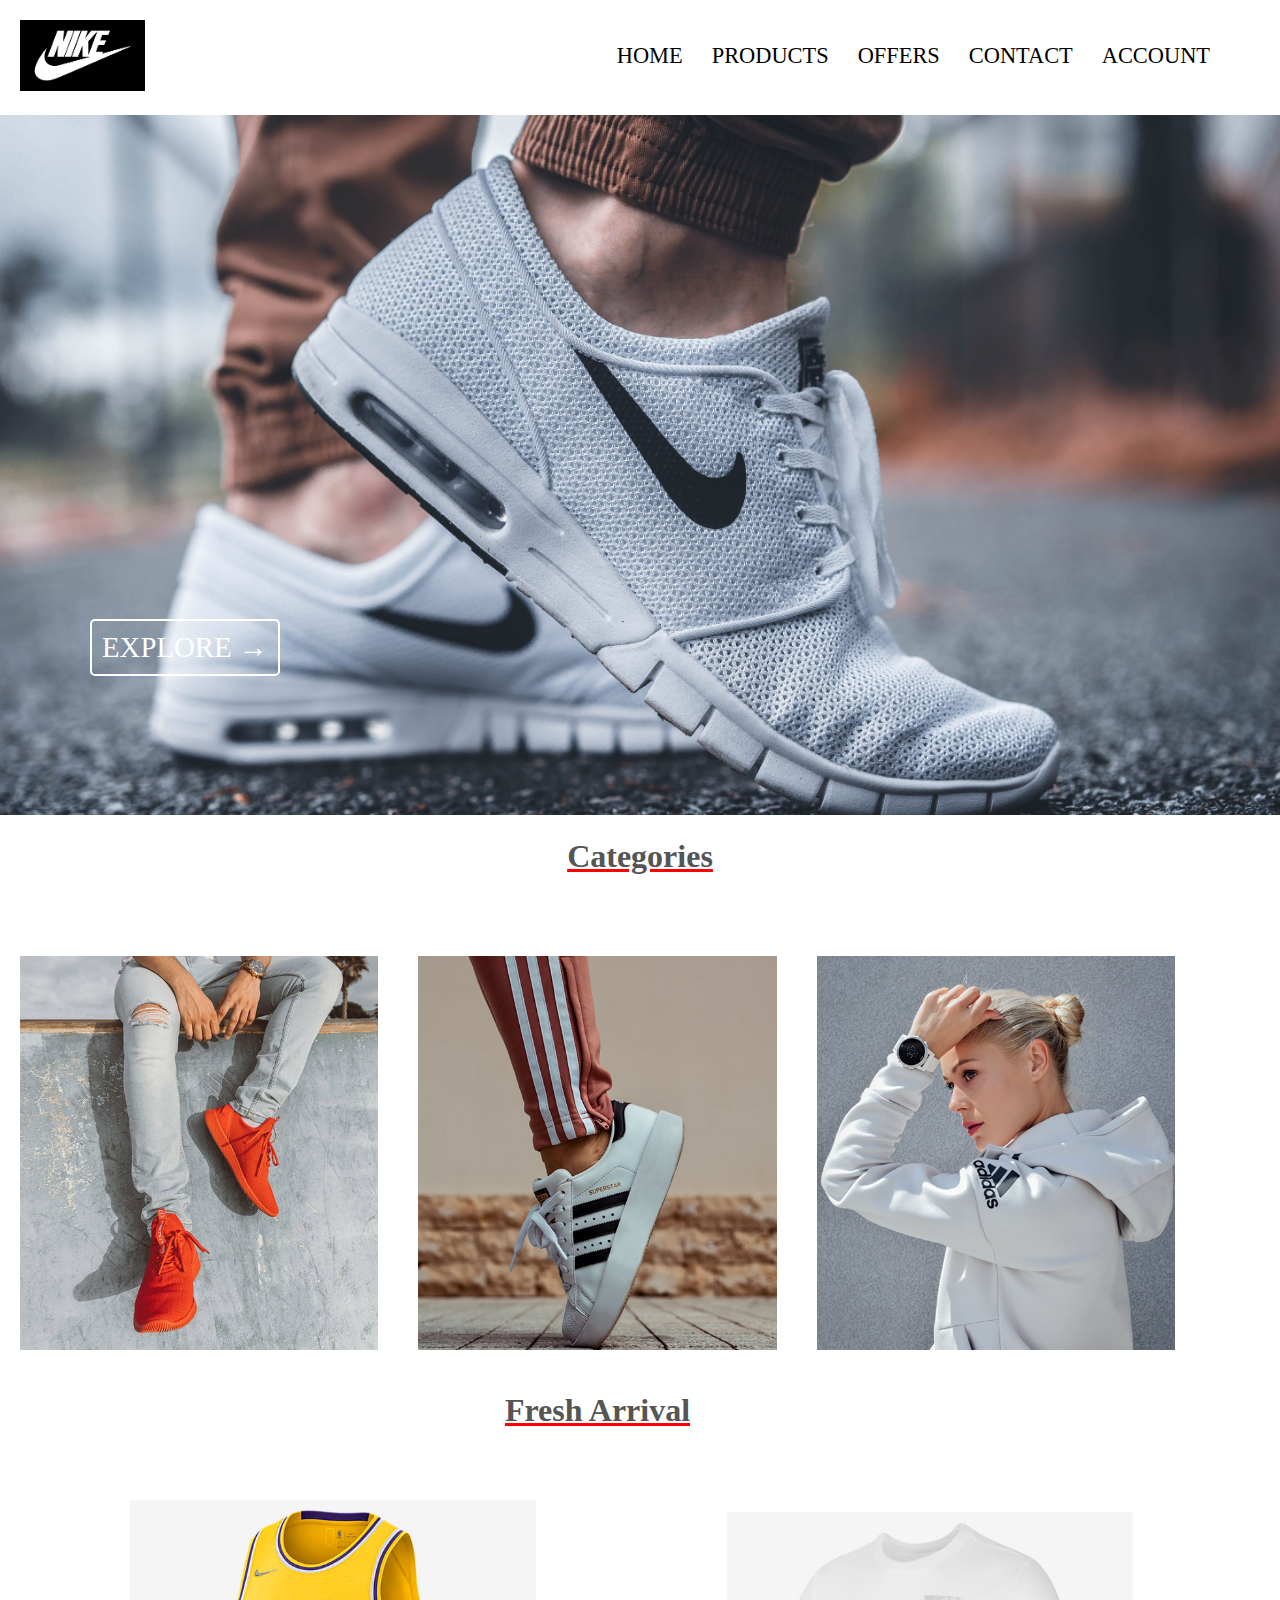
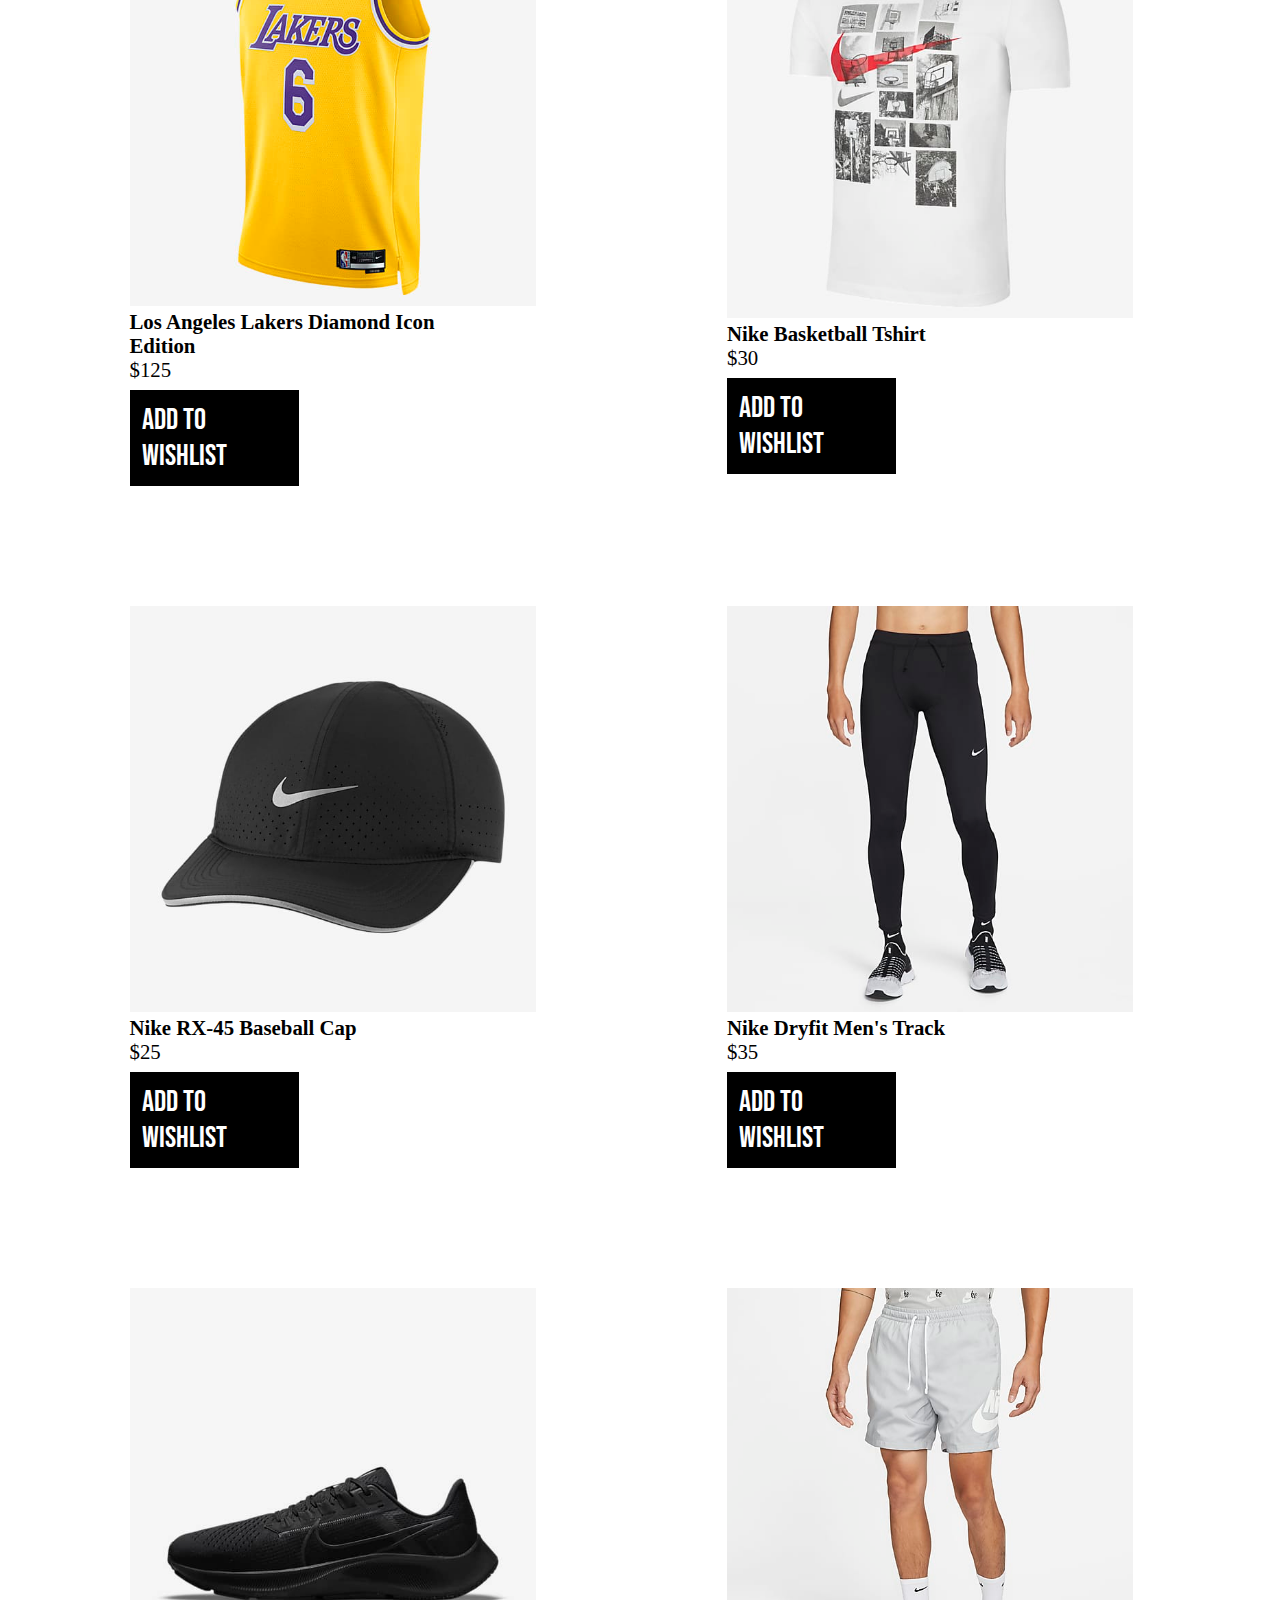
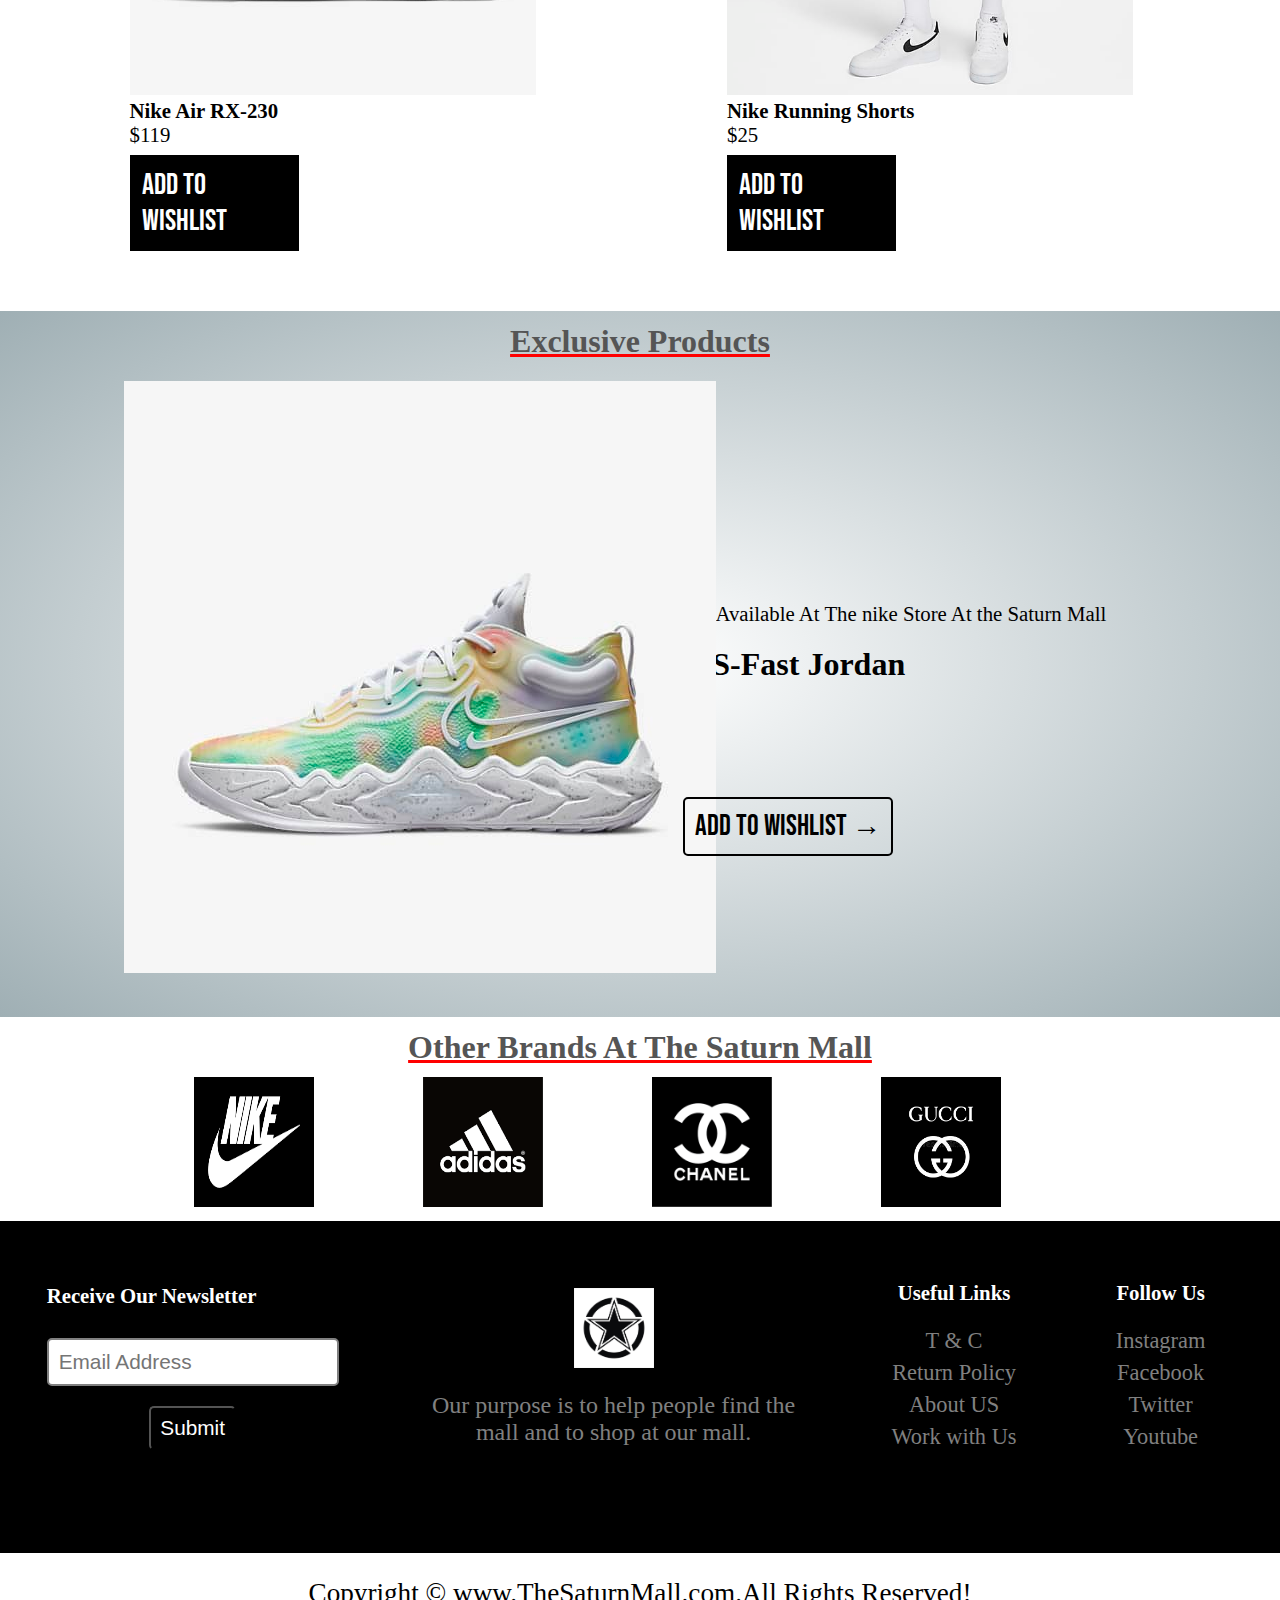
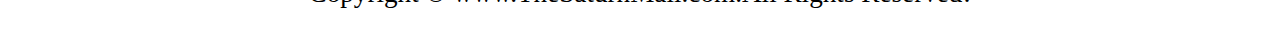
<file: nike.html>
<!DOCTYPE html>
<html lang="en">

<head>
    <meta charset="UTF-8">
    <meta http-equiv="X-UA-Compatible" content="IE=edge">
    <meta name="viewport" content="width=device-width, initial-scale=1.0">
    <link rel="stylesheet" href="nike.css" class="css">
    <title>Nike Store</title>
    <link href="https://fonts.googleapis.com/css2?family=Bebas+Neue&display=swap" rel="stylesheet">
</head>

<body>
    <div class="container">
        <div class="navbar">
            <div class="logo">
                <img src="./Images/nike_logo.png" alt="" width="125px">
            </div>
            <nav id="nav-links">
                <div>
                    <ul>
                        <li><a href="index.html">HOME</a></li>
                        <li><a href="#fresh-arrival">PRODUCTS</a></li>
                        <li><a href="#">OFFERS</a></li>
                        <li><a href="#">CONTACT</a></li>
                        <li><a href="#">ACCOUNT</a></li>
                    </ul>
                </div>
            </nav>
        </div>
    </div>
    <div class="row">
        <!-- <div class="col-2">
        </div> -->
        <div class="col-2">
            <img src="./Images/nike_main.jpg" alt="">
            <a href="" class="btn">EXPLORE &#8594; </a>
            <!-- <h1>The Summer Collection is Here</h1>
            <p>OFFERS UPTO 30%</p> -->
        </div>
    </div>
    <h2 id="categories"> Categories</h2>
    <!--  Featured Categories -->
    <div class="categories">
        <div class="small-container">
            <div class="row">
                <div class="col-3">
                    <img src="./Images/category-1.jpg" alt="">
                </div>
                <div class="col-3">
                    <img src="./Images/category-2.jpg" alt="">
                </div>
                <div class="col-3">
                    <img src="./Images/category-3.jpg" alt="">
                </div>
            </div>
        </div>
    </div>
    <!--  Featured Products -->
    <div id="fresh-arrival">
        <div class="small-container">
            <h2 class="product">Fresh Arrival </h2>
            <div class="row">
                <div class="col-4">
                    <img src="./Images/nike_lakers.jpeg" alt="">
                    <h4>Los Angeles Lakers Diamond Icon Edition</h4>
                    <p>$125</p>
                    <div class="btn-add">
                        <a href="">Add To Wishlist</a>
                    </div>
                </div>
                <div class="col-4">
                    <img src="./Images/nike_tshirt_basketball.jpeg" alt="">
                    <h4>Nike Basketball Tshirt</h4>
                    <p>$30</p>
                    <div class="btn-add">
                        <a href="">Add To Wishlist</a>
                    </div>
                </div>
                <div class="col-4">
                    <img src="./Images/nike_cap.jpeg" alt="">
                    <h4>Nike RX-45 Baseball Cap</h4>
                    <p>$25</p>
                    <div class="btn-add">
                        <a href="">Add To Wishlist</a>
                    </div>

                </div>
                <div class="col-4">
                    <img src="./Images/nike_tracks.jpeg" alt="">
                    <h4>Nike Dryfit Men's Track</h4>
                    <p>$35</p>
                    <div class="btn-add">
                        <a href="">Add To Wishlist</a>
                    </div>

                </div>
                <div class="col-4">
                    <img src="./Images/nike_shoes.jpeg" alt="">
                    <h4>Nike Air RX-230</h4>
                    <p>$119</p>
                    <div class="btn-add">
                        <a href="">Add To Wishlist</a>
                    </div>
                </div>
                <div class="col-4">
                    <img src="./Images/nike_shorts.jpeg" alt="">
                    <h4>Nike Running Shorts</h4>
                    <p>$25</p>
                    <div class="btn-add">
                        <a href="">Add To Wishlist</a>
                    </div>
                </div>
            </div>
        </div>
    </div>
    <!-- Offer -->
    <div class="offer">
        <h1 class="product">
            Exclusive Products
        </h1>
        <div class="row">
            <div class="col-2">
                <img src="./Images/nike_exclusive.jpeg" alt="">
            </div>
            <div class="col-5">
                <p>Exclusively Available At The nike Store At the Saturn Mall</p>
                <h1>Nike x RS-Fast Jordan</h1>
                <p>$130</p>
                <a href="" class="btn-1">Add to Wishlist &#8594</a>
            </div>
        </div>
    </div>
    <!-- Other Brands -->
    <h1 class="product">Other Brands At The Saturn Mall</h1>
    <div class="brands">
        <div class="small-container">
            <div class="row">
                <div class="col-6">
                    <img src="./Images/nike_logo.png" alt="">
                </div>
                <div class="col-6">
                    <img src="./Images/adidas_logo.png" alt="">
                </div>
                <div class="col-6">
                    <img src="./Images/chanel_logo.png" alt="">
                </div>
                <div class="col-6">
                    <img src="./Images/gucci_logo.png" alt="">
                </div>
            </div>
        </div>
    </div>
    <!-- Footer -->
    <div class="footer">
        <div class="container">
            <div class="row">
                <div class="footer-col-1">
                    <!-- <h3>Download Our App</h3>
                    <p>Download App for Android and IOS mobile phone</p>
                    <div class="app-logo">
                        <img src="./Images/app-store.png" alt="">
                        <img src="./Images/play-store.png" alt="">
                    </div> -->
                    <h3>Receive Our Newsletter</h3>
                    <form action="">
                        <input type="email" name="" id="email" placeholder="Email Address">
                        <input type="submit" value="Submit" id="submit">

                    </form>
                </div>
                <!-- <div class="footer-col-2">
                    <img src="./Images/play-store.png" alt="">
                    <img src="./Images/app-store.png" alt="">                              
                </div> -->
                <div class="footer-col-2">
                    <img src="./Images/logo2.jpg" alt="">
                    <p>Our purpose is to help people find the <br> mall and to shop at our mall.</p>
                </div>
                <div class="footer-col-3">
                    <h3>Useful Links</h3>
                    <ul>
                        <a href="">
                            <li>T & C</li>
                        </a>
                        <a href="">
                            <li>Return Policy</li>
                        </a>
                        <a href="">
                            <li>About US</li>
                        </a>
                        <a href="">
                            <li>Work with Us</li>
                        </a>
                    </ul>
                </div>
                <div class="footer-col-4">
                    <h3>Follow Us</h3>
                    <ul>
                        <a href="">
                            <li>Instagram </li>
                        </a>
                        <a href="">
                            <li>Facebook</li>
                        </a>
                        <a href="">
                            <li>Twitter</li>
                        </a>
                        <a href="">
                            <li>Youtube</li>
                        </a>
                    </ul>
                </div>
            </div>
        </div>
    </div>
    <footer>
        <div class="center">
            Copyright &copy; www.TheSaturnMall.com.All Rights Reserved!
        </div>
    </footer>
</body>

</html>
</file>
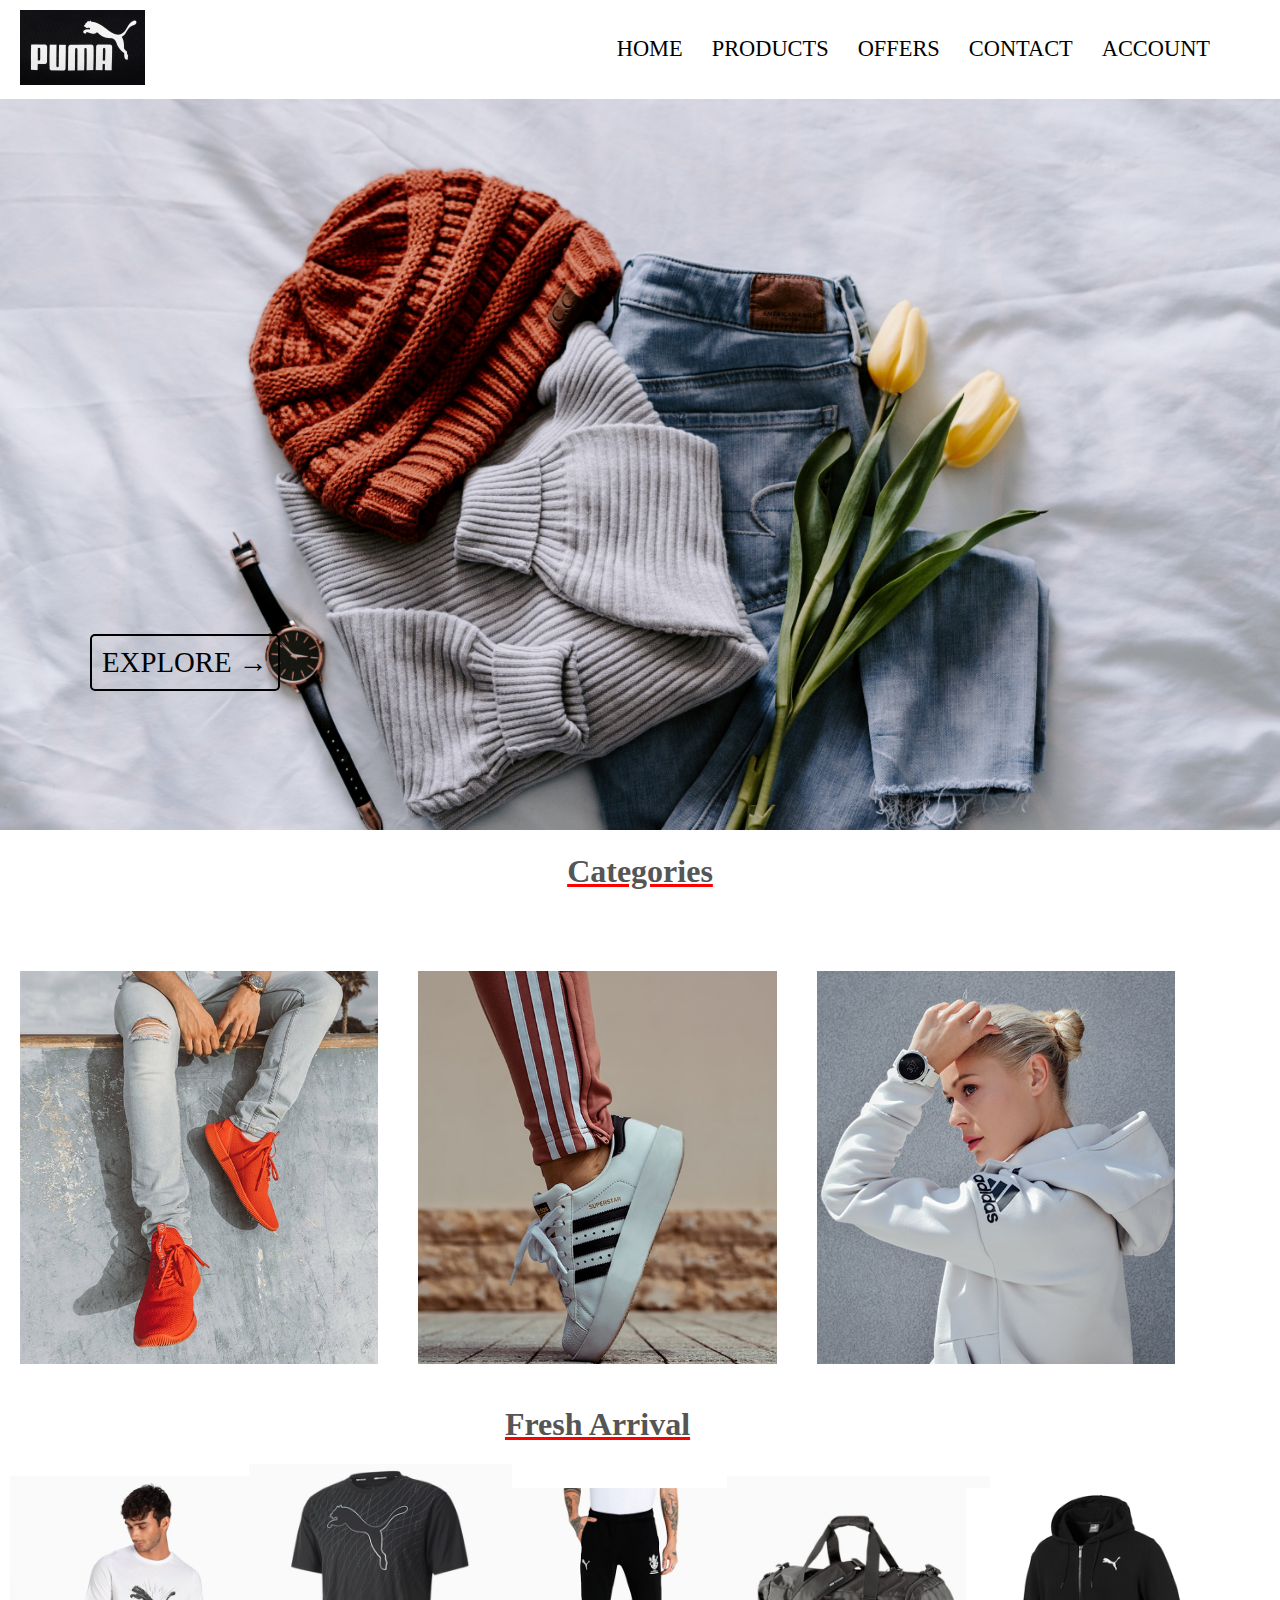
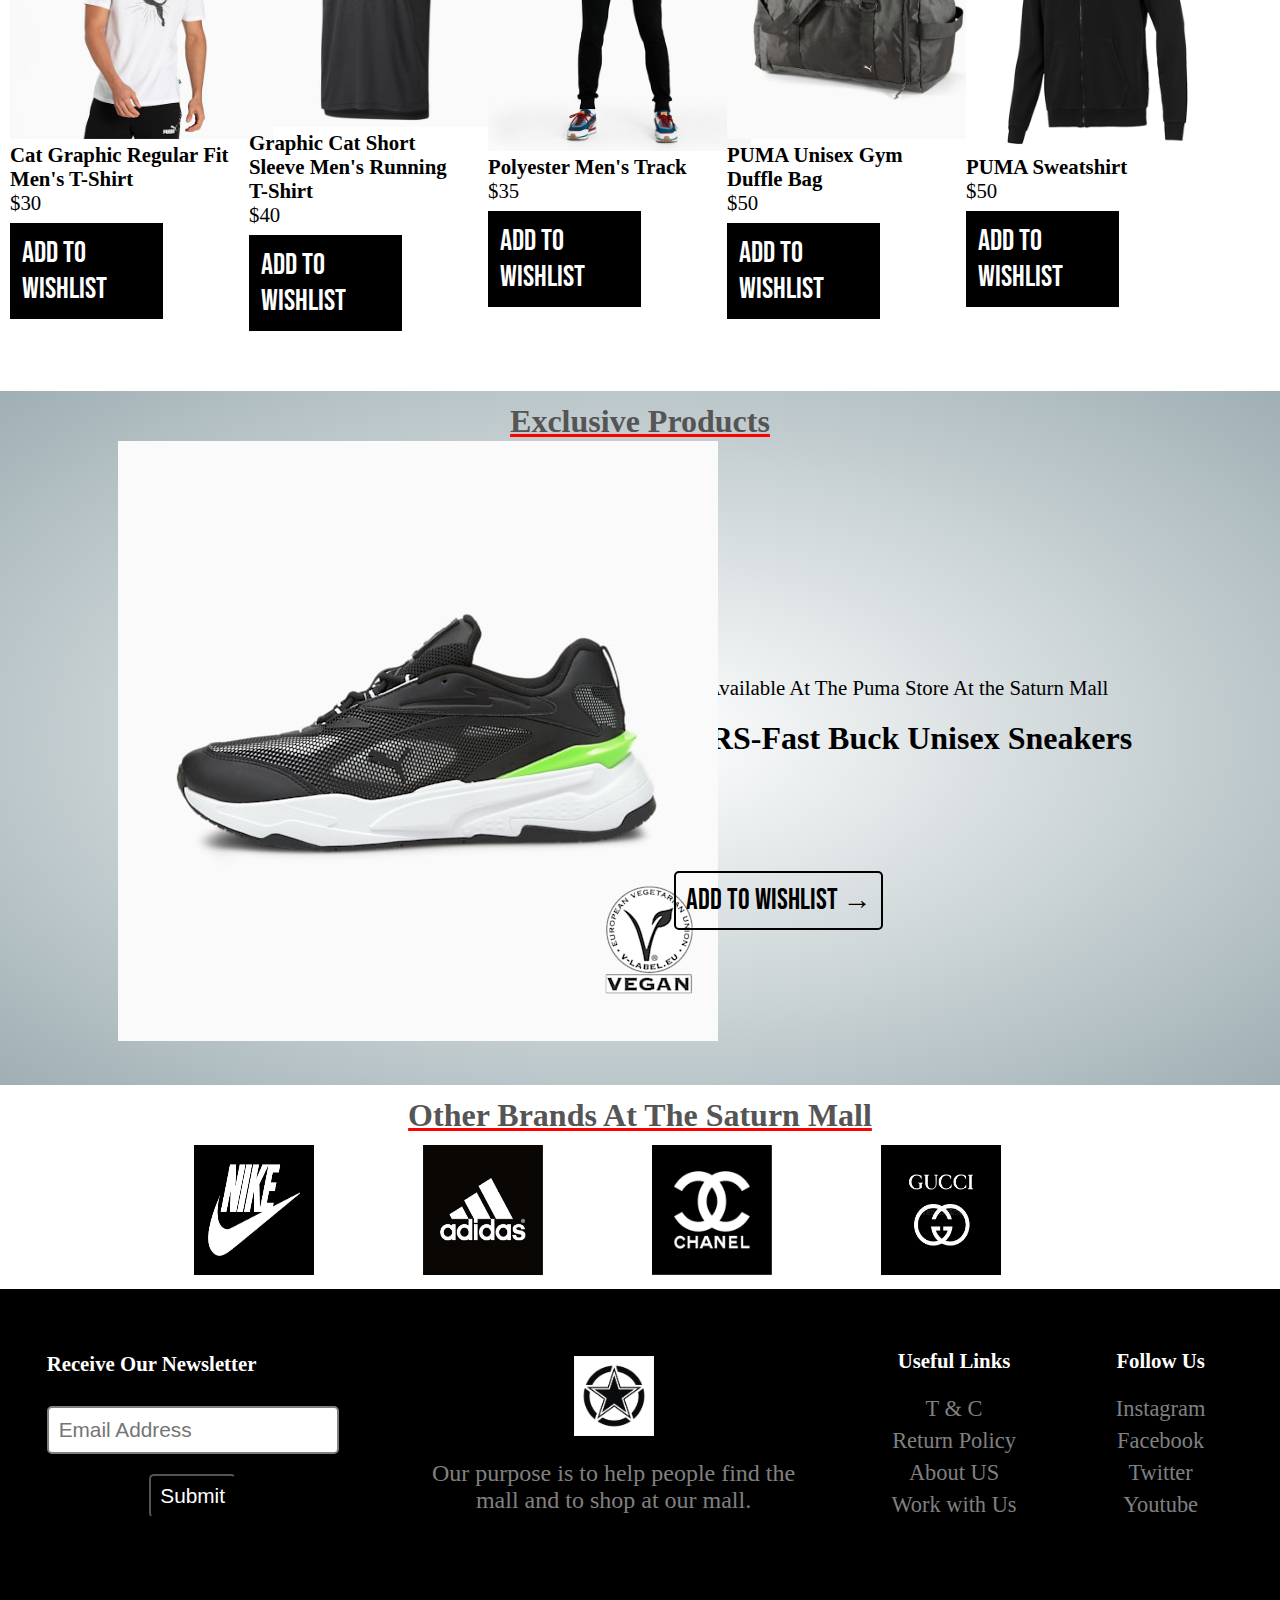
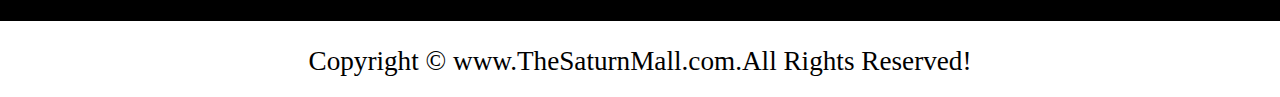
<file: puma.html>
<!DOCTYPE html>
<html lang="en">

<head>
    <meta charset="UTF-8">
    <meta http-equiv="X-UA-Compatible" content="IE=edge">
    <meta name="viewport" content="width=device-width, initial-scale=1.0">
    <link rel="stylesheet" href="puma.css" class="css">
    <title>PUMA Store</title>
    <link href="https://fonts.googleapis.com/css2?family=Bebas+Neue&display=swap" rel="stylesheet">
</head>

<body>
    <div class="container">
        <div class="navbar">
            <div class="logo">
                <img src="./Images/puma_logo.jpg" alt="" width="125px">
            </div>
            <nav id="nav-links">
                <div>
                    <ul>
                        <li><a href="index.html">HOME</a></li>
                        <li><a href="#fresh-arrival">PRODUCTS</a></li>
                        <li><a href="#">OFFERS</a></li>
                        <li><a href="#">CONTACT</a></li>
                        <li><a href="#">ACCOUNT</a></li>
                    </ul>
                </div>
            </nav>
        </div>
    </div>
    <div class="row">
        <!-- <div class="col-2">
        </div> -->
        <div class="col-2">
            <img src="./Images/puma_main_2.jpg" alt="">
            <a href="" class="btn">EXPLORE &#8594; </a>
            <!-- <h1>The Summer Collection is Here</h1>
            <p>OFFERS UPTO 30%</p> -->
        </div>
    </div>
    <h2 id="categories"> Categories</h2>
    <!--  Featured Categories -->
    <div class="categories">
        <div class="small-container">
            <div class="row">
                <div class="col-3">
                    <img src="./Images/category-1.jpg" alt="">
                </div>
                <div class="col-3">
                    <img src="./Images/category-2.jpg" alt="">
                </div>
                <div class="col-3">
                    <img src="./Images/category-3.jpg" alt="">
                </div>
            </div>
        </div>
    </div>
    <!--  Featured Products -->
    <div id="fresh-arrival">
        <div class="small-container">
            <h2 class="product">Fresh Arrival </h2>
            <div class="row">
                <div class="col-4">
                    <img src="./Images/puma_tshirt.jpeg" alt="">
                    <h4>Cat Graphic Regular Fit Men's T-Shirt</h4>
                    <p>$30</p>
                    <div class="btn-add">
                        <a href="">Add To Wishlist</a>
                    </div>
                </div>
                <div class="col-4">
                    <img src="./Images/puma_tshirt_2.jpeg" alt="">
                    <h4>Graphic Cat Short Sleeve Men's Running T-Shirt</h4>
                    <p>$40</p>
                    <div class="btn-add">
                        <a href="">Add To Wishlist</a>
                    </div>

                </div>
                <div class="col-4">
                    <img src="./Images/puma_tracks.jpeg" alt="">
                    <h4>Polyester Men's Track</h4>
                    <p>$35</p>
                    <div class="btn-add">
                        <a href="">Add To Wishlist</a>
                    </div>

                </div>
                <div class="col-4">
                    <img src="./Images/puma_bag.jpeg" alt="">
                    <h4>PUMA Unisex Gym Duffle Bag</h4>
                    <p>$50</p>
                    <div class="btn-add">
                        <a href="">Add To Wishlist</a>
                    </div>
                </div>
                <div class="col-4">
                    <img src="./Images/puma_hoodie.jpeg" alt="">
                    <h4>PUMA Sweatshirt</h4>
                    <p>$50</p>
                    <div class="btn-add">
                        <a href="">Add To Wishlist</a>
                    </div>
                </div>

            </div>
        </div>
    </div>
    <!-- Offer -->
    <div class="offer">
        <h1 class="product">
            Exclusive Products
        </h1>
        <div class="row">
            <div class="col-2">
                <img src="./Images/puma_shoes_3.jpeg" alt="">
            </div>
            <div class="col-5">
                <p>Exclusively Available At The Puma Store At the Saturn Mall</p>
                <h1>PUMA x RS-Fast Buck Unisex Sneakers</h1>
                <p>$130</p>
                <a href="" class="btn-1">Add to Wishlist &#8594</a>
            </div>
        </div>
    </div>
    <!-- Other Brands -->
    <h1 class="product">Other Brands At The Saturn Mall</h1>
    <div class="brands">
        <div class="small-container">
            <div class="row">
                <div class="col-6">
                    <img src="./Images/nike_logo.png" alt="">
                </div>
                <div class="col-6">
                    <img src="./Images/adidas_logo.png" alt="">
                </div>
                <div class="col-6">
                    <img src="./Images/chanel_logo.png" alt="">
                </div>
                <div class="col-6">
                    <img src="./Images/gucci_logo.png" alt="">
                </div>
            </div>
        </div>
    </div>
    <!-- Footer -->
    <div class="footer">
        <div class="container">
            <div class="row">
                <div class="footer-col-1">
                    <!-- <h3>Download Our App</h3>
                    <p>Download App for Android and IOS mobile phone</p>
                    <div class="app-logo">
                        <img src="./Images/app-store.png" alt="">
                        <img src="./Images/play-store.png" alt="">
                    </div> -->
                    <h3>Receive Our Newsletter</h3>
                    <form action="">
                        <input type="email" name="" id="email" placeholder="Email Address">
                        <input type="submit" value="Submit" id="submit">

                    </form>
                </div>
                <!-- <div class="footer-col-2">
                    <img src="./Images/play-store.png" alt="">
                    <img src="./Images/app-store.png" alt="">                              
                </div> -->
                <div class="footer-col-2">
                    <img src="./Images/logo2.jpg" alt="">
                    <p>Our purpose is to help people find the <br> mall and to shop at our mall.</p>
                </div>
                <div class="footer-col-3">
                    <h3>Useful Links</h3>
                    <ul>
                        <a href="">
                            <li>T & C</li>
                        </a>
                        <a href="">
                            <li>Return Policy</li>
                        </a>
                        <a href="">
                            <li>About US</li>
                        </a>
                        <a href="">
                            <li>Work with Us</li>
                        </a>
                    </ul>
                </div>
                <div class="footer-col-4">
                    <h3>Follow Us</h3>
                    <ul>
                        <a href="">
                            <li>Instagram </li>
                        </a>
                        <a href="">
                            <li>Facebook</li>
                        </a>
                        <a href="">
                            <li>Twitter</li>
                        </a>
                        <a href="">
                            <li>Youtube</li>
                        </a>
                    </ul>
                </div>
            </div>
        </div>
    </div>
    <footer>
        <div class="center">
            Copyright &copy; www.TheSaturnMall.com.All Rights Reserved!
        </div>
    </footer>
</body>

</html>
</file>
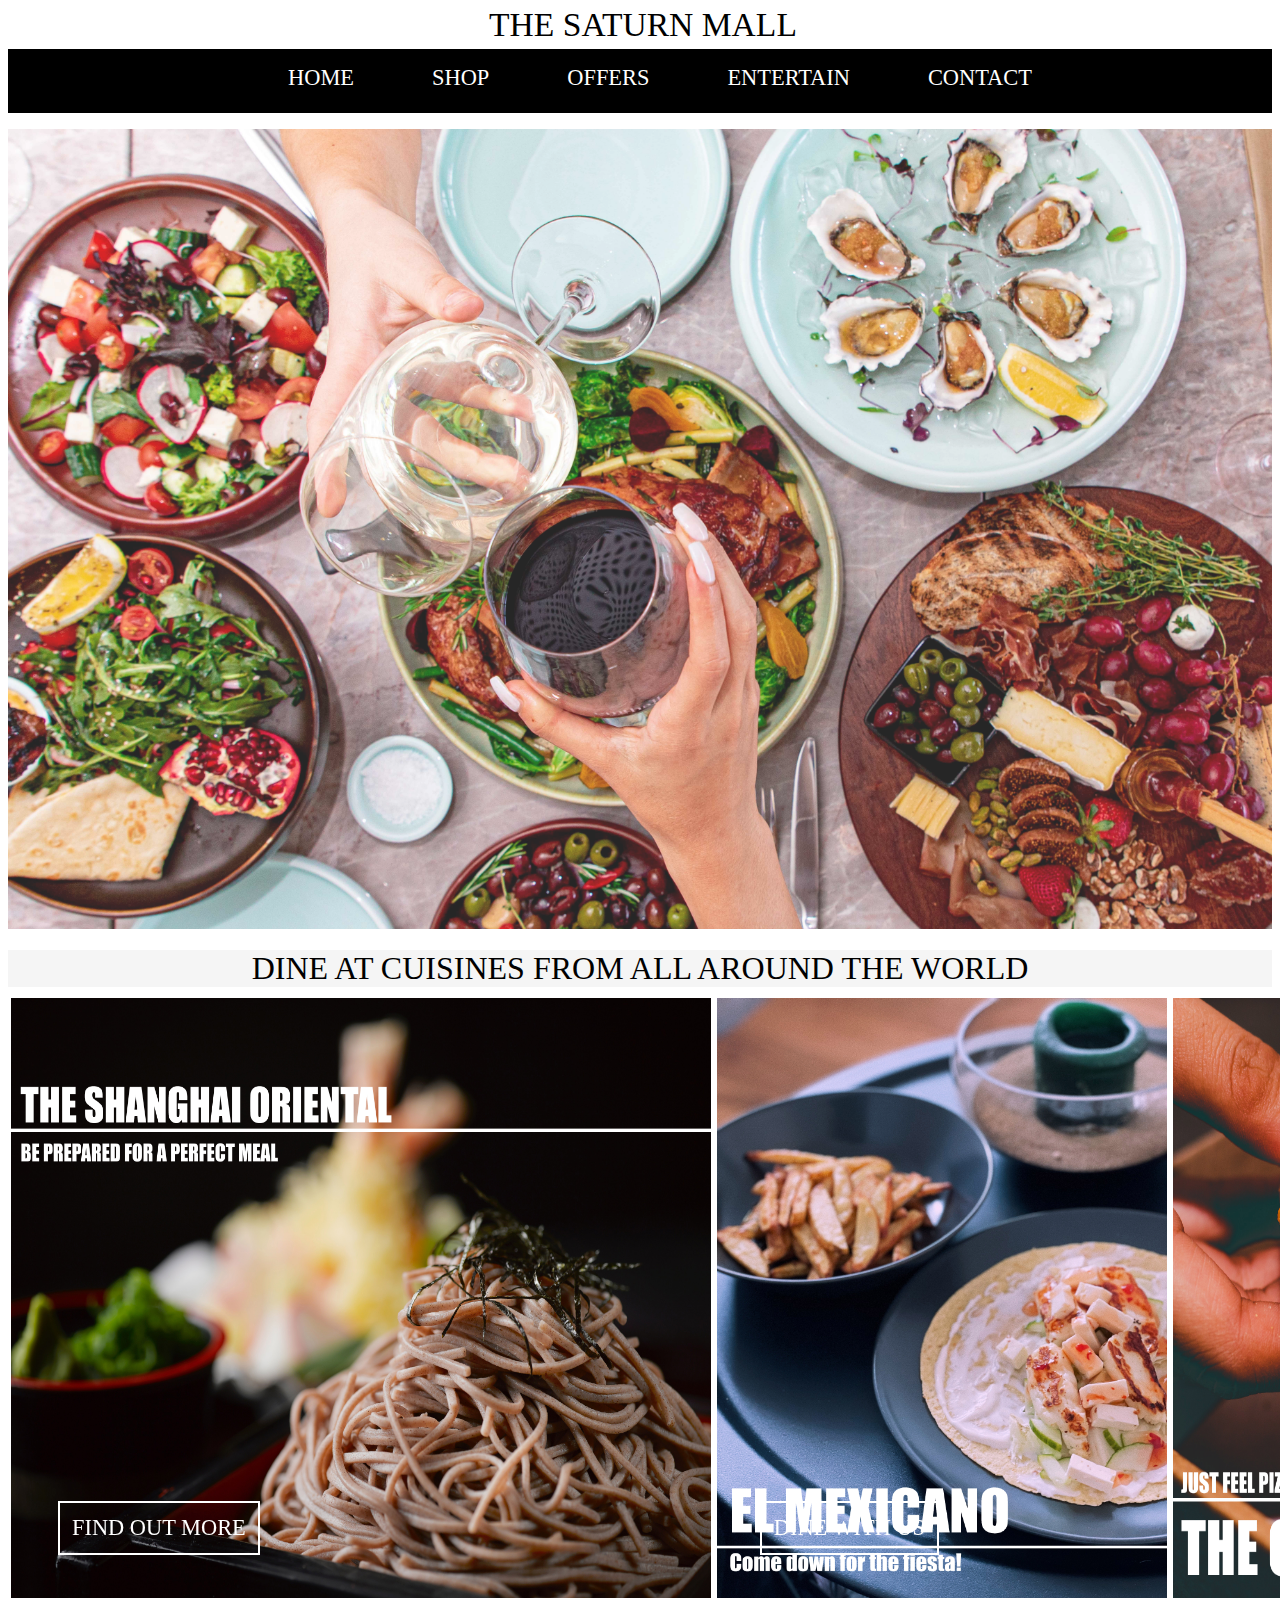
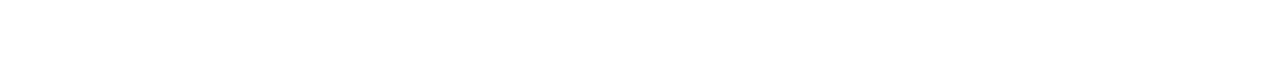
<file: restaurant.html>
<!DOCTYPE html>
<html lang="en">
<head>
    <meta charset="UTF-8">
    <meta http-equiv="X-UA-Compatible" content="IE=edge">
    <meta name="viewport" content="width=device-width, initial-scale=1.0">
    <title>Restaurant</title>
    <link rel="stylesheet" href="restaurant.css" class="css">
</head>
<body>
    <header>
        <h3>THE SATURN MALL</h3>
    </header>
    <nav id="navbar">
        <!-- <div id="logo">
            <img src="./Images/logo2.jpg" alt="">
        </div> -->
        <div id="nav-links">
            <ul>
                <li class="item"><a href="#">HOME</a></li>
                <li class="item"><a href="#">SHOP</a></li>
                <li class="item"><a href="#">OFFERS</a></li>
                <li class="item"><a href="#">ENTERTAIN</a></li>
                <li class="item"><a href="#">CONTACT</a></li>

            </ul>
        </div>
    </nav>
    <div class="container">
        <!-- <img src="./Images/mix.jpg" alt="">         -->
    </div>
    <div class="container">
        <img src="./Images/indian_cuisine.jpg" alt="" height="800" width="100%">        
    </div>
    <div class="container">
        <img src="./Images/restaurant3.jpg" alt="" height="800" width="100%">        
    </div>
    <div class="restaurant">
        <h1>DINE AT CUISINES FROM ALL AROUND THE WORLD</h1>
        <div class="restaurant-2">
            <img src="./Images/CHINESER.jpg" alt="">  
            <img src="./Images/MEXICANR.jpg" alt="">          
            <img src="./Images/PIZZAR.jpg" alt="">          
        </div>
        <div class="more">
            <a href="#">FIND OUT MORE</a>
            <a id="more-2" href="#">DINE WITH US</a>
            <a id="more-3" href="#">VISIT US</a>

        </div>
    </div>
    <script>
        let flag=0;
        slideshow();
        function slideshow()
        {
            let slides=document.getElementsByClassName('container');
            for(let i=0;i<slides.length;i++){
                slides[i].style.display="none";
            }
            flag++;
            if(flag>slides.length){
                flag=1;
            }
            slides[flag-1].style.display="block";
            setTimeout(slideshow,5000)
        }
        
    </script>
</body>

</html>
</file>
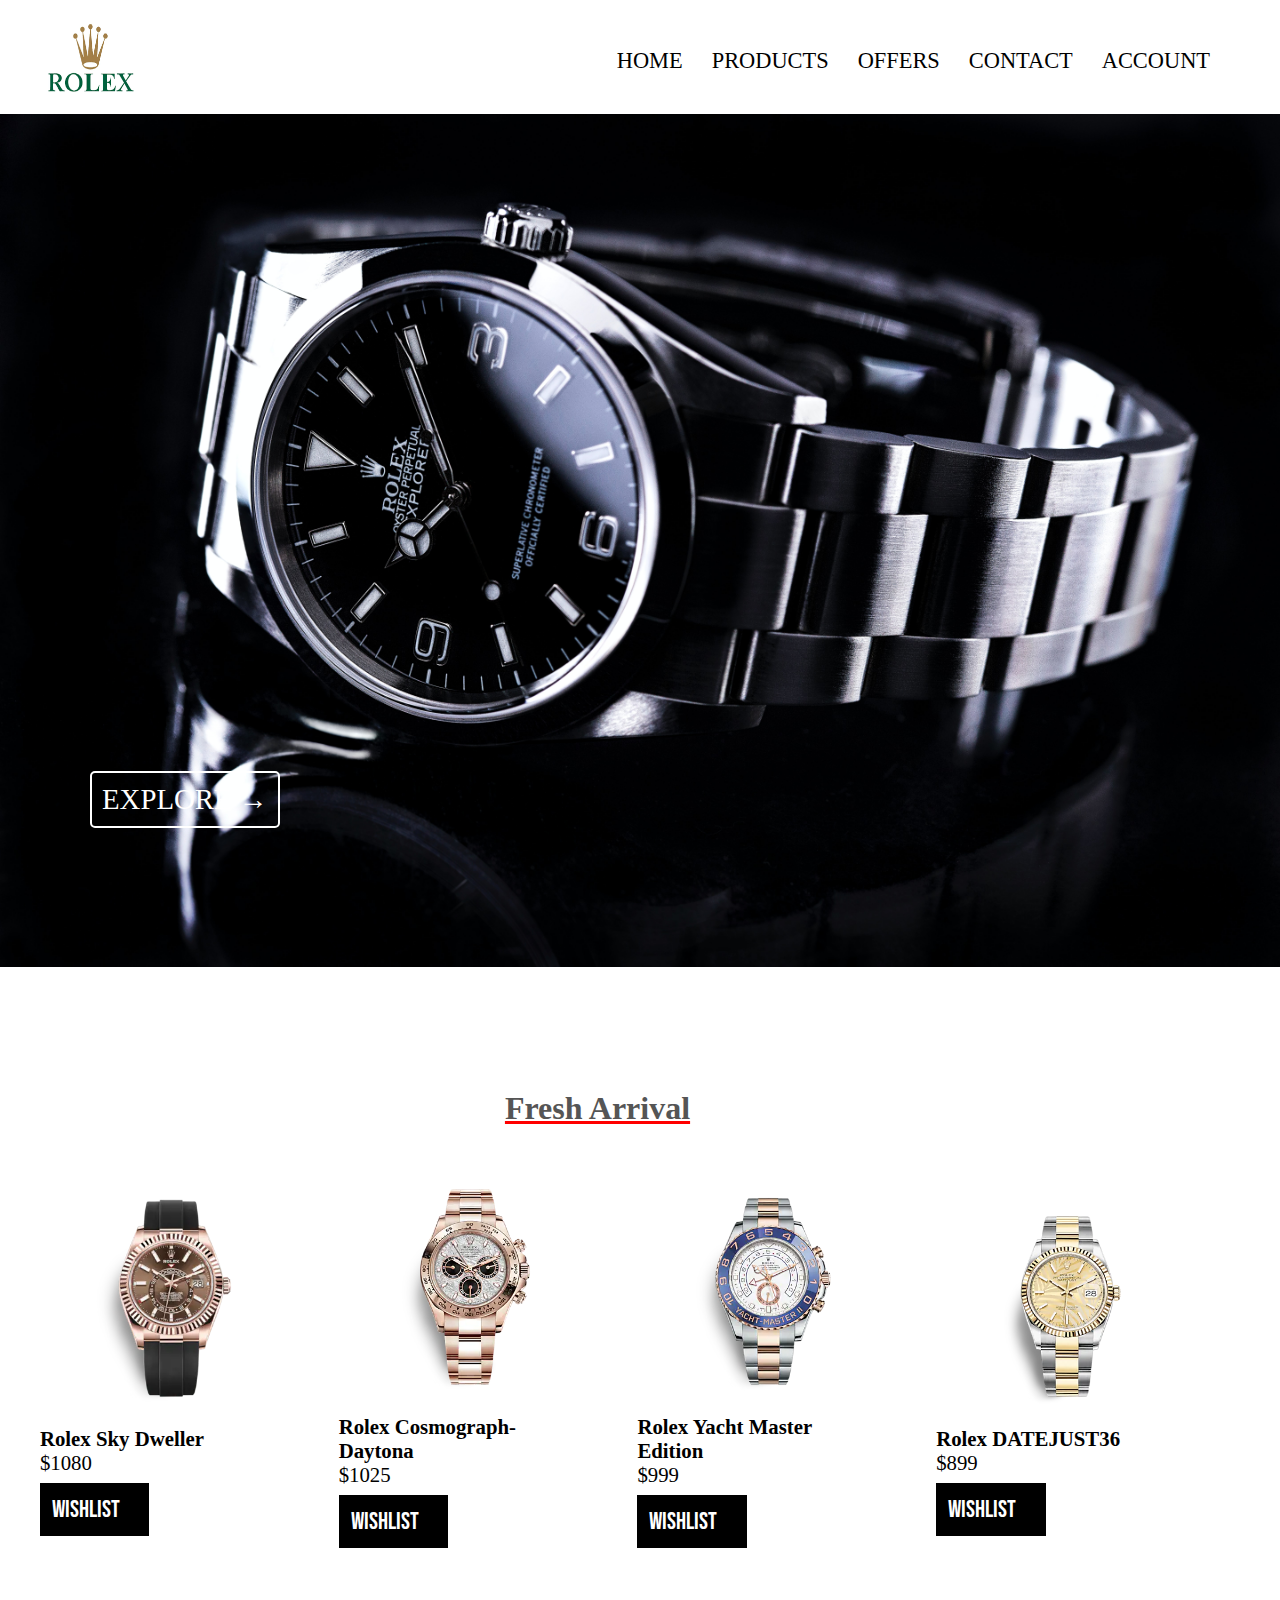
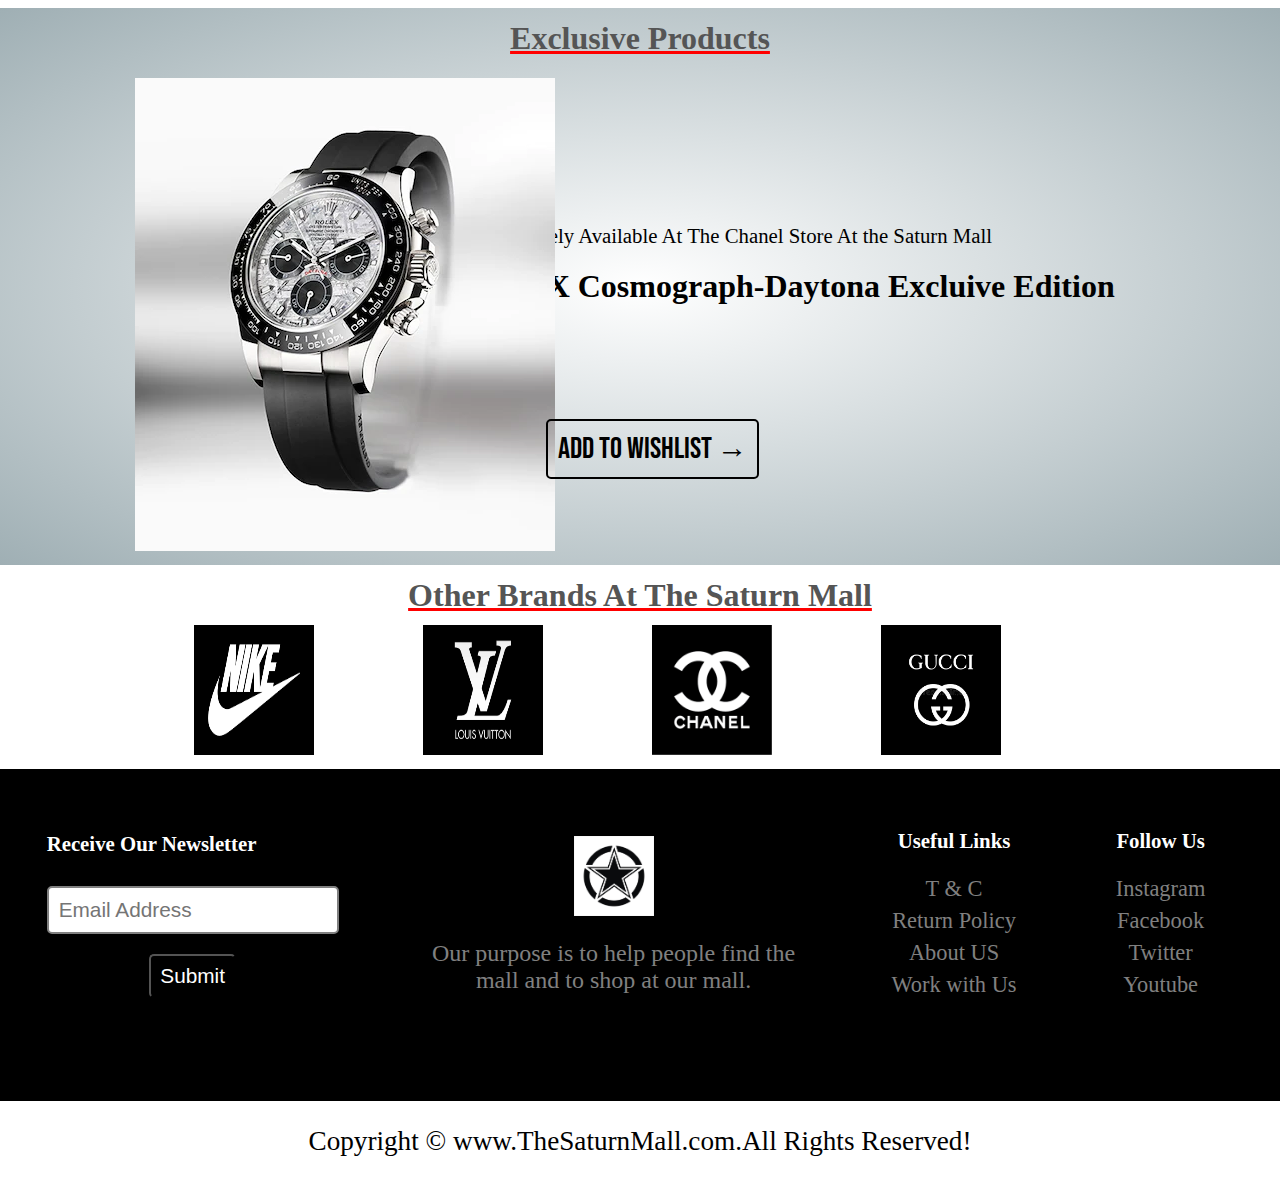
<file: rolex.html>
<!DOCTYPE html>
<html lang="en">

<head>
    <meta charset="UTF-8">
    <meta http-equiv="X-UA-Compatible" content="IE=edge">
    <meta name="viewport" content="width=device-width, initial-scale=1.0">
    <link rel="stylesheet" href="rolex.css" class="css">
    <title>Rolex Store</title>
    <link href="https://fonts.googleapis.com/css2?family=Bebas+Neue&display=swap" rel="stylesheet">
</head>

<body>
    <div class="container">
        <div class="navbar">
            <div class="logo">
                <img src="./Images/rolex_logo.png" alt="" width="150px" height="100px">
            </div>
            <nav id="nav-links">
                <div>
                    <ul>
                        <li><a href="index.html">HOME</a></li>
                        <li><a href="#fresh-arrival">PRODUCTS</a></li>
                        <li><a href="#">OFFERS</a></li>
                        <li><a href="#">CONTACT</a></li>
                        <li><a href="#">ACCOUNT</a></li>
                    </ul>
                </div>
            </nav>
        </div>
    </div>
    <div class="row">
        <!-- <div class="col-2">
        </div> -->
        <div class="col-2">
            <img src="./Images/rolex_main.jpg" alt="">
            <a href="" class="btn">EXPLORE &#8594; </a>
            <!-- <h1>The Summer Collection is Here</h1>
            <p>OFFERS UPTO 30%</p> -->
        </div>
    </div>
    <!--  Featured Products -->
    <div id="fresh-arrival">
        <div class="small-container">
            <h2 class="product">Fresh Arrival </h2>
            <div class="row">
                <div class="col-4">
                    <img src="./Images/rolex_sky_dweller.webp" alt="">
                    <h4>Rolex Sky Dweller</h4>
                    <p>$1080</p>
                    <div class="btn-add">
                        <a href="">Wishlist</a>
                    </div>
                </div>
                <div class="col-4">
                    <img src="./Images/rolex_2.webp" alt="">
                    <h4>Rolex Cosmograph-Daytona</h4>
                    <p>$1025</p>
                    <div class="btn-add">
                        <a href="">Wishlist</a>
                    </div>
                </div>
                <div class="col-4">
                    <img src="./Images/rolex_yacht_master_edition.webp" alt="">
                    <h4>Rolex Yacht Master Edition</h4>
                    <p>$999</p>
                    <div class="btn-add">
                        <a href="">Wishlist</a>
                    </div>
                </div>            
                <div class="col-4">
                    <img src="./Images/rolex_DATEJUST36.webp" alt="">
                    <h4>Rolex DATEJUST36</h4>
                    <p>$899</p>
                    <div class="btn-add">
                        <a href="">Wishlist</a>
                    </div>
                </div>            
            </div>
        </div>
    </div>
    <!-- Offer -->
    <div class="offer">
        <h1 class="product">
            Exclusive Products
        </h1>
        <div class="row">
            <div class="col-2">
                <img src="./Images/rolex_watches-cosmograph-daytona.webp" alt="" >
            </div>
            <div class="col-5">
                <p>Exclusively Available At The Chanel Store At the Saturn Mall</p>
                <h1>ROLEX Cosmograph-Daytona Excluive Edition</h1>
                <p>$1499</p>
                <a href="" class="btn-1">Add to Wishlist &#8594</a>
            </div>
        </div>
    </div>
    <!-- Other Brands -->
    <h1 class="product">Other Brands At The Saturn Mall</h1>
    <div class="brands">
        <div class="small-container">
            <div class="row">
                <div class="col-6">
                    <img src="./Images/nike_logo.png" alt="">
                </div>
                <div class="col-6">
                    <img src="./Images/lv_logo.png" alt="">
                </div>
                <div class="col-6">
                    <img src="./Images/chanel_logo.png" alt="">
                </div>
                <div class="col-6">
                    <img src="./Images/gucci_logo.png" alt="">
                </div>
            </div>
        </div>
    </div>
    <!-- Footer -->
    <div class="footer">
        <div class="container">
            <div class="row">
                <div class="footer-col-1">
                    <h3>Receive Our Newsletter</h3>
                    <form action="">
                        <input type="email" name="" id="email" placeholder="Email Address">
                        <input type="submit" value="Submit" id="submit">

                    </form>
                </div>
                <div class="footer-col-2">
                    <img src="./Images/logo2.jpg" alt="">
                    <p>Our purpose is to help people find the <br> mall and to shop at our mall.</p>
                </div>
                <div class="footer-col-3">
                    <h3>Useful Links</h3>
                    <ul>
                        <a href="">
                            <li>T & C</li>
                        </a>
                        <a href="">
                            <li>Return Policy</li>
                        </a>
                        <a href="">
                            <li>About US</li>
                        </a>
                        <a href="">
                            <li>Work with Us</li>
                        </a>
                    </ul>
                </div>
                <div class="footer-col-4">
                    <h3>Follow Us</h3>
                    <ul>
                        <a href="">
                            <li>Instagram </li>
                        </a>
                        <a href="">
                            <li>Facebook</li>
                        </a>
                        <a href="">
                            <li>Twitter</li>
                        </a>
                        <a href="">
                            <li>Youtube</li>
                        </a>
                    </ul>
                </div>
            </div>
        </div>
    </div>
    <footer>
        <div class="center">
            Copyright &copy; www.TheSaturnMall.com.All Rights Reserved!
        </div>
    </footer>
</body>

</html>
</file>
<file: style.css>
*{
    margin: 0px;
    padding: 0px;
    font-family: 'Merriweather', serif;
}
html{
    scroll-behavior: smooth;
}
header h3{
    display:flex;
    justify-content: center;
    font-size: 2.1rem;
    font-family: 'Koh Santepheap', cursive;
    padding : 6px 3px;
    font-weight: 300;
    background-color: white;

}
/* Navigation bar */
#navbar{
    display: flex;
    margin: auto;
    align-items: center;
    position: sticky;
    justify-content: center;
    top: 0px;
    overflow: hidden;
    height: 60px;
    width: 100%;
    background-color: black;
}
/* #logo img{
    height: 68px;
    width: 68px;
    margin: 10px 10px;
    margin-left: -500px;
    /* filter:invert(100%); 
    cursor: pointer;
    border: 2px solid none;
    border-radius: 25px;
} */
#navbar ul{
    display: flex;
}
#navbar ul li{
    list-style: none;
    font-size: 1.3rem;
    padding: 3px 14px;
}
#navbar ul li a{
    display: block;
    padding: 5px 17px;
    text-decoration: none;
    color: white;
    border-radius: 9px;
}
#nav-links ul li::after{
    display: block;
    position: relative;
    top: 0px;
    content: '';
    width: 0%;
    height:1px;
    background-color: #f44336;
    margin: auto;
    transition: 0.5s;
}
#nav-links ul li:hover::after{
    width: 60%;
}
/* Home Section */
.home{
    display: flex;
}
.home img{
    max-width: 100%;
    margin-top: 4px;
    overflow: hidden;
    /* height: 600px; */
    /* z-index: 2; */
}
.main-btn{
    position: absolute;
    top: 70%;
    left: 50%;
    transform: translate(-50%,-50%);
}
.main-btn a{
    border-radius: 5px;
    text-decoration: none;
    text-align: center;
    border: 2px solid white;
    color: white;
    width: 80%;
    font-size: 1.4rem;
    padding: 14px;
    background-color: black;
}
.main-btn a:hover{
    color: black;
    background-color: white;
    transition: 0.6s;
}
@media (max-width:2000px ){
    .main-btn{
        top: 45%;
    }
}
@media only screen and (max-width: 850px)
{
    .main-btn a{
        font-size: 1rem;
    }
    #navbar ul{
        display: flex;
        flex-direction: column;
    }
    #nav-links  {
        /* display: flex;
        flex-direction: column; */
        position: absolute;
        background: black;
        /* height: 300vh; */
        width: 200px;
        top: 0;
        right: -200px;
        text-align: center;
        z-index: 2;
    }
    #nav-links ul li a{
        font-size: 20px;
        padding: 5px;
    }
    nav .fa{
        text-align: left;
        display: block;
        color: white;
        font-size: 17px;
        cursor: pointer;
        margin: 5px;
    }
    #menu{    
        display: flex;
        position: relative;
        right: 25px; 
        /* flex: 1;
        text-align: right; */
        top: 20px;
        color: black;
    }
    header{
        display: flex;
    }
    header h3{
        flex: 1;
        text-align: center;
    }
}
#fashion{
    display: flex;
}
#fashion img{
    width: 100%;
    height: 700px;
    margin-top: 10px;
}
.fashion-section{
    margin-left: 150px;
}
.fashion-1{
    margin: auto;
    margin-top: 100px;
    font-size: 1.4rem;
    font-weight: 800;
    text-align: center;
}
#fashion h1{
    text-align: center;
    font-size: 4.4rem;
    margin-top: 70px;
    font-family: 'Koh Santepheap', cursive;
}
.fashion-2{
    font-size: 1.6rem;
    margin-left: 100px;
    margin-bottom: 50px;    
    margin-top: 20px;
}
#fashion a{
    text-align: center;
    margin-left: 230px;
    text-decoration: none;
    color: gray;
    border: 1px solid black;
    padding: 11px 15px ;
    width: 50%;
}
#fashion a:hover{
    color: white;
    background-color: black;
    border: 1px solid white;
    transition: 0.8s;
}
@media (max-width:1300px)
{
    #fashion img{
        width: 90%;
        height: 550px;
        margin-top: 10px;
    }
    .fashion-section{
        margin-left: auto;
    }
    .fashion-1{
        margin: auto;
        margin-top: 100px;
        font-size: 1rem;
        font-weight: 800;
        text-align: center;
    }
    #fashion h1{
        text-align: center;
        font-size: 2.4rem;
        margin-top: 70px;
    }
    .fashion-2{
        font-size: 1rem;
        margin-left: 70px;
        margin-bottom: 50px;    
        margin-top: 20px;
    }
    #fashion a{
        font-size: 0.8rem;
        text-align: center;
        margin-left: 80px;
        width: 30%;
    }
}
@media only screen and (max-width: 850px){
    #fashion img{
        width: 80%;
        height: 450px;
        margin-top: 8px;
    }
    .fashion-section{
        margin-left: auto;
        position: relative;
        right: 20px;
    }
    .fashion-1{
        margin: auto;
        margin-top: 100px;
        font-size: 0.8rem;
        font-weight: 800;
        text-align: center;
    }
    #fashion h1{
        text-align: center;
        font-size: 1.4rem;
        margin-top: 70px;
    }
    .fashion-2{
        font-size: 0.8rem;
        margin-left: 70px;
        margin-bottom: 50px;    
        margin-top: 20px;
    }
    #fashion a{
        font-size: 0.6rem;
        text-align: center;
        margin-left: 80px;
        width: 30%;
    }
}
#electric{
    display: flex;
}
.electric-section{
    margin-left: 150px;
}
#electric img{
    width: 100%;
    height: 700px;
}
.electric-1{
    margin: auto;
    margin-top: 100px;
    font-size: 1.4rem;
    font-weight: 800;
    text-align: center;
}
#electric h1{
    text-align: center;
    font-size: 4.4rem;
    margin-top: 70px;
    font-family: 'Koh Santepheap', cursive;
}
.electric-2{
    font-size: 1.6rem;
    margin-left: 100px;
    margin-bottom: 50px;    
    margin-top: 20px;
}
#electric a{
    text-align: center;
    margin-left: 230px;
    text-decoration: none;
    color: gray;
    border: 1px solid black;
    padding: 11px 15px ;
    width: 50%;
}
#electric a:hover{
    color: white;
    background-color: black;
    border: 1px solid white;
    transition: 0.8s;
}
@media (max-width:1300px){
    #electric img{
        width: 90%;
        height: 550px;
        margin-top: 10px;
    }
    .electric-section{
        margin-left: auto;
    }
    .electric-1{
        margin: auto;
        margin-top: 100px;
        font-size: 1rem;
        font-weight: 800;
        text-align: center;
    }
    #electric h1{
        text-align: center;
        font-size: 2.4rem;
        margin-top: 70px;
    }
    .electric-2{
        font-size: 1rem;
        margin-left: 70px;
        margin-bottom: 50px;    
        margin-top: 20px;
    }
    #electric a{
        font-size: 0.8rem;
        text-align: center;
        margin-left: 80px;
        width: 30%;
    }
}
@media only screen and (max-width: 850px){
    #electric img{
        width: 80%;
        height: 450px;
        margin-top: 8px;
    }
    .electric-section{
        margin-left: auto;
        position: relative;
        right: 20px;
    }
    .electric-1{
        margin: auto;
        margin-top: 100px;
        font-size: 0.8rem;
        font-weight: 800;
        text-align: center;
    }
    #electric h1{
        text-align: center;
        font-size: 1.4rem;
        margin-top: 70px;
    }
    .electric-2{
        font-size: 0.8rem;
        margin-left: 70px;
        margin-bottom: 50px;    
        margin-top: 20px;
    }
    #electric a{
        font-size: 0.6rem;
        text-align: center;
        margin-left: 80px;
        width: 30%;
    }
}
#entertainment{
    display: flex;
    flex-basis: 50%;
    flex-wrap: wrap;
}
#entertainment img{
    background-size: cover;
    background-repeat: no-repeat;
    height: 720px;
    width: 820px;
    margin: 10px;
}
@media only screen and (max-width: 850px){
    #entertainment img{
        height: 600px;
        width: 750px;
        margin: 10px;
    }
}
.btn-1{
    display: flex;
}
 .btn{
    margin-left: 75px;
    text-decoration: none;
    color: white;
    border: 1px solid white;
    margin-top: 50px;
    padding: 11px 15px;
    width: 16%;
    position: relative;
    top: -167px;
    text-align: center;
}
 .btn:hover{
    color: black;
    background-color: white;
    border: 1px solid white;
    transition: 0.8s;
}
.text{
   text-align: center;
   font-size: 1.6rem;
   position: relative;
   top: -80px;
   margin-bottom: -60px;
}
/* Footer */
.row{
        display: flex;
        align-items: center;
        flex-wrap: wrap;
        justify-content: space-around;
}
.footer{
    background: black;
    color: white;
    font-size: 14px;
    padding: 60px 0 100px;
    margin-top: 10px;
 }
 .container
 {
     max-width: 1700px;
 }
 .footer p{
     color: gray;
 }
 .footer h3{
     font-size: 1.3rem;
     margin-bottom: 20px;
 }
 .footer #email{
    width: 100%;
    padding: 10px;
    margin-top: 10px;
    border-radius: 5px;
    font-size: 1.3rem;
    border: 2px solid gray;
}
.footer #submit{
    display: flex;
    margin: auto;
    width: 30%;
    padding: 8px;
    margin-top: 20px;
    border-radius: 5px;
    text-align: center;
    font-size: 1.3rem;
    background-color: black;
    color: white;
}
.footer #submit:hover{
    background-color: white;
    color: black;
}
 .footer-col-2{
     text-align: center;
 }
 .footer-col-2 p{
    font-size: 1.3rem;
}
 .footer-col-2 img{
     height: 80px;
     margin-bottom: 20px;
 }
 .footer-col-3,.footer-col-4{
     /* flex-basis: 12%;     */
     text-align: center;
 }
 .footer-col-3 ul,.footer-col-4 ul{
     list-style: none;
     font-size: 1.4rem;
     /* color: gray; */
     text-decoration: none;

    }
.footer-col-3 ul li ,.footer-col-4 ul li {
     text-decoration: none;
     padding: 3px;
     color: gray;
 }
 .footer-col-3 ul a,.footer-col-4 ul a{
    text-decoration: none;
 }
 .footer-col-3 ul li:hover ,.footer-col-4 ul li:hover{
     color: white;
 }
 .app-logo{
     margin-top: 15px;
 }
 .app-logo img{
     height: 70px;
     width: 230px;
 }
footer{
    font-size: 1.2rem;
    background-color: black;
    color: white;
    margin-top: 25px;
}
</file>
<file: phone.css>
/* Navigation Menu */
#navbar{
    display: flex;
    flex-direction: column;
}
/* Home */
#home{
    height: 500px;
}
#home::before{
    height: 60%;
}
/* Services */
#services{
    display: flex;
    flex-direction: column;
}
.services-container h1{
    margin-top: -120px;
}
/* Client Section */
#client-section{

}
/* Contact */
.contact::before{
    height: 35%;
}
/* Footer */
footer{
   /* margin-top: -2px; */
}
</file>
<file: chanel.css>
*{
    margin: 0;
    padding: 0;
    box-sizing: border-box ;
}
.navbar{
    display: flex;
    align-items: center;
    padding: 20px;
    /* width: 100%; */
    position: relative;
    top: -10px;
}
nav {
    flex: 1;
    text-align: right; 
}
nav ul{
    display: inline-block;
    list-style: none;
    /* text-align: right; */
}
nav ul li{
    display: inline-block;
    /* display: flex; */
    margin-right: 20px;
    font-size: 1.4rem;
    padding-right: 5px;
    cursor: pointer;
    /* color: white; */
}
/* nav ul li:hover{
    color: brown;
} */
nav ul li a{
    text-decoration: none;
    color: black;
}
nav ul li::after{
    display: block;
    position: relative;
    top: 0px;
    content: '';
    width: 0%;
    height:2px;
    background-color: #f44336;
    margin: auto;
    transition: 0.3s;
}
nav ul li:hover::after{
    width: 70%;
}
.container{
    /* background-color: black; */
    max-width: 2150px;
    margin:  auto;
    /* padding-left: 25px; */
    padding-right: 25px;
}
/* .logo img{
    position: relative;
    left: -330px;
    right: 100px;
} */
.row{
    display: flex;
    align-items: center;
    flex-wrap: wrap;
    justify-content: space-around;
}
.col-2{
    /* flex-basis: 50%; */
    min-width: 300px;
}
.col-2 img{
    position: relative;
     width: 100%;
     /* width: 100%; */
     padding: 50px 0;
     margin-top: -80px;
     /* top: -70px; */
     /* height: 1100px; */
}
.btn
{
    color: white;
    display: inline-block;
    border: 2px solid white;
    position: relative;
    top: -250px;
    margin-left: 90px;
    font-size: 1.8rem;
    padding: 10px;
    border-radius: 5px;
}
.btn:hover{
    color: black;
    background-color: white;
    transition: 0.6s;
}
.col-3{
    display: flex;
    flex-basis:30%;
    min-width: 250px;
    margin-bottom: 30px;
}
.col-3 img{
    width: 100%;
    /* height: 450px; */
}
.small-container{
    max-width: 1700px;
    margin: auto;
    padding-right: 85px;
    /* padding-right: 45px; */
}
.col-4{
    flex-basis: 20%;
    padding: 10px;
    min-width: 200px;
    margin-bottom: 50px;
    transition:  0.5s;
    /* margin: 30px; */
}
.col-4 img{
    width: 120%;
    /* height: 300px; */
}
.product{
    text-align: center;
    line-height: 60px;
    color: #555;
    font-size: 2rem;
    text-decoration: underline;
    text-decoration-color: red;
}

.col-4 h4,p{
    font-size: 1.3rem;
}
.col-4:hover{
    transform: translateY(-5%);
}
.offer{
    background: radial-gradient(#fff,#000000);
}
.offer .row{
    flex-basis: 50%;
}
.col-5 {
    margin-left: -460px;
}
.col-5 p{
    padding: 20px;
}
.btn-1
{
    color: black;
    display: inline-block;
    border: 2px solid black;
    position: relative;
    top: 50px;
    margin-left: 90px;
    font-size: 1.9rem;
    padding: 10px;
    border-radius: 5px;
    font-family: 'Bebas Neue', cursive;
}
.btn-1:hover{
    color: white;
    background-color: black;
    transition: 0.6s;
}
.offer .col-2 img{
    position: relative;
    left: -30px;
    top: 40px;
}
.col-6 img{
    width: 120px;
    height: 130px;
}
.brands .small-container{
    max-width: 1000px;
}
/* Footer */
.footer{
   background: black;
   color: white;
   font-size: 14px;
   padding: 60px 0 100px;
   margin-top: 10px;
}
.container
{
    max-width: 1700px;
}
.footer p{
    color: gray;
}
.footer h3{
    font-size: 1.3rem;
    margin-bottom: 20px;
}

.footer #email{
    width: 100%;
    padding: 10px;
    margin-top: 10px;
    border-radius: 5px;
    font-size: 1.3rem;
    border: 2px solid gray;
}
.footer #submit{
    display: flex;
    margin: auto;
    width: 30%;
    padding: 8px;
    margin-top: 20px;
    border-radius: 5px;
    text-align: center;
    font-size: 1.3rem;
    background-color: black;
    color: white;
}
.footer #submit:hover{
    background-color: white;
    color: black;
}
.footer-col-2{
    text-align: center;
}
.footer-col-2 p{
    font-size: 1.5rem;
}
.footer-col-2 img{
    height: 80px;
    margin-bottom: 20px;
}
.footer-col-3,.footer-col-4{
    /* flex-basis: 12%;     */
    text-align: center;
}
.footer-col-3 ul,.footer-col-4 ul{
    list-style: none;
    font-size: 1.4rem;
    color: gray;
}
.footer-col-3 ul li ,.footer-col-4 ul li {
    padding: 3px;
    color: gray;
}
a{
    text-decoration: none;
}
.app-logo{
    margin-top: 15px;
}
.app-logo img{
    height: 70px;
    width: 230px;
}
.footer-col-3 ul :hover{
    color: white;
}
.footer-col-4 ul :hover{
    color: white;
}
.btn-add{
    border: 2px solid black;
    font-size: 1.9rem;
    width: 60%;
    padding: 10px;
    background-color: black;
    margin-top: 8px;
    font-family: 'Bebas Neue', cursive;
}
.btn-add a{
    color: white;
}
.btn-add:hover{
    background-color: gray;
}
footer{
    text-align: center;
    font-size: 1.7rem;
    color: black;
    margin-top: 25px;
    margin-bottom: 20px;
}
</file>
<file: electric.css>
header h3{
    display: flex;
    position: sticky;
    top: 0px;
    justify-content: center;
    font-size: 2.1rem;
    font-family: 'Koh Santepheap', cursive;
    padding : 6px 3px;
    font-weight: 300;
    background-color: white;
    overflow: hidden;
    width: 100%;
    margin-top: -8px;
}
/* Navigation bar */
#navbar{
    display: flex;
    align-items: center;
    position: sticky;
    justify-content: center;
    top: 0px;
    overflow: hidden;
    height: 80px;
    width: 100%;
    margin-top: -35px;
}
/* #logo img{
    height: 68px;
    width: 68px;
    margin: 10px 10px;
    margin-left: -500px;
    /* filter:invert(100%); 
    cursor: pointer;
    border: 2px solid none;
    border-radius: 25px;
} */
#navbar ul{
    display: flex;
    align-items:center ;
}
#navbar::before{
    content: "";
    background-color: black;
    position: absolute;
    height: 80%;
    width: 100%;
    z-index: -1;
    opacity: 1;
    top: 0px;
}
#navbar ul li{
    list-style: none;
    font-size: 1.4rem;
    padding: 3px 5px;
}
#navbar ul li a{
    display: block;
    margin:-29px 17px;
    padding: 5px 17px;
    text-decoration: none;
    color: white;
    border-radius: 9px;
}
#nav-links ul li::after{
    display: block;
    position: relative;
    top: 23px;
    content: '';
    width: 0%;
    height:1px;
    background-color: #f44336;
    margin: auto;
    /* margin-top: 0px; */
    transition: 0.5s;
}
#nav-links ul li:hover::after{
    width: 60%;
}

.container{
    background-image: url('./Images/electric_main.jpg');
    background-size: cover;
    background-repeat: no-repeat;
    height: 800px;
    width: 100%;
    top: -10px;
    opacity: 1;
}
.electric h1{
    text-align: center;
    font-weight: 400;
    background-color: whitesmoke;
}
/* .electric-1{
    display: flex;
}
.electric-1 img{
    background-size: cover;
    background-repeat: no-repeat;
    height: 800px;
    width: 900px;
} */
.container-1{
    display: flex;
    flex-wrap: wrap;
}
.item img{
    height: 450px;
    width: 580px;
    overflow: hidden;
    margin: 10px;
}
.electric-2{
    display: flex;
}
.electric-2 img{
    margin: 3px;
    margin-top: -10px;
    background-size: cover;
    background-repeat: no-repeat;
    height: 600px;
    width: 700px;
}
.more{
    display: flex;
}
.more a{
    font-size: 1.4rem;
    text-decoration: none;
    border: 2px solid white;
    color: white;
    padding: 12px;
    position: relative;
    top: -100px;
    left: 50px;
    transition: 0.6s;
}
.more a:hover{
    background-color: whitesmoke;
    color: black;
}
.more-1 a{
    font-size: 1.4rem;
    text-decoration: none;
    border: 2px solid black;
    color: black;
    padding: 12px;
    position: relative;
    top: -80px;
    left: 50px;
    transition: 0.6s;
}
.more-1 a:hover{
    background-color: black;
    color: white;
}
</file>
<file: fashion.css>
header h3{
    display: flex;
    position: sticky;
    top: 0px;
    justify-content: center;
    font-size: 2.1rem;
    font-family: 'Koh Santepheap', cursive;
    padding : 6px 3px;
    font-weight: 300;
    background-color: white;
    overflow: hidden;
    width: 100%;
    margin-top: -8px;
}
/* Navigation bar */
#navbar{
    display: flex;
    align-items: center;
    position: sticky;
    justify-content: center;
    top: 0px;
    overflow: hidden;
    height: 80px;
    width: 100%;
    margin-top: -35px;
}
/* #logo img{
    height: 68px;
    width: 68px;
    margin: 10px 10px;
    margin-left: -500px;
    /* filter:invert(100%); 
    cursor: pointer;
    border: 2px solid none;
    border-radius: 25px;
} */
#navbar ul{
    display: flex;
    align-items:center ;
}
#navbar::before{
    content: "";
    background-color: black;
    position: absolute;
    height: 80%;
    width: 100%;
    z-index: -1;
    opacity: 1;
    top: 0px;
}
#navbar ul li{
    list-style: none;
    font-size: 1.4rem;
    padding: 3px 5px;
}
#navbar ul li a{
    display: block;
    margin:-29px 17px;
    padding: 5px 17px;
    text-decoration: none;
    color: white;
    border-radius: 9px;
}
#nav-links ul li::after{
    display: block;
    position: relative;
    top: 23px;
    content: '';
    width: 0%;
    height:1px;
    background-color: #f44336;
    margin: auto;
    /* margin-top: 0px; */
    transition: 0.5s;
}
#nav-links ul li:hover::after{
    width: 60%;
}

.container{
    background-image: url('../Images/fashion_main.jpg');
    background-size: cover;
    background-repeat: no-repeat;
    height: 800px;
    width: 100%;
    top: -10px;
    opacity: 1;
}
.fashion h1{
    text-align: center;
    /* font-weight: 400; */
    background-color: whitesmoke;
}
/* .fashion-1{
    display: flex;
}
.fashion-1 img{
    background-size: cover;
    background-repeat: no-repeat;
    height: 800px;
    width: 900px;
} */
.container-1{
    display: flex;
    /* flex-basis: 50%; */
    flex-wrap: wrap;
}
.item img{
    height: 450px;
    width: 580px;
    overflow: hidden;
    margin: 10px;
}
.fashion-2{
    display: flex;
}
.fashion-2 img{
    margin: 3px;
    margin-top: -10px;
    background-size: cover;
    background-repeat: no-repeat;
    height: 600px;
    width: 700px;
}
.more{
    display: flex;
}
.more a{
    font-size: 1.4rem;
    text-decoration: none;
    border: 2px solid white;
    color: white;
    padding: 12px;
    position: relative;
    top: -100px;
    left: 50px;
    transition: 0.6s;
}
.more a:hover{
    background-color: whitesmoke;
    color: black;
}
.watch h1{
    text-align: center;
    font-size: 1.9rem;
}
/* #w1 .more a{
    font-size: 1.4rem;
    text-decoration: none;
    border: 2px solid black;
    color: black;
    padding: 12px;
    position: relative;
    top: -100px;
    left: 50px;
    transition: 0.6s;
}
#w1 .more a:hover{
    background-color: black;
    color: white;
} */
</file>
<file: hublot.css>
*{
    margin: 0;
    padding: 0;
    box-sizing: border-box ;
}
.navbar{
    display: flex;
    align-items: center;
    padding: 20px;
    /* width: 100%; */
    position: relative;
    top: -10px;
}
nav {
    flex: 1;
    text-align: right; 
}
nav ul{
    display: inline-block;
    list-style: none;
    /* text-align: right; */
}
nav ul li{
    display: inline-block;
    /* display: flex; */
    margin-right: 20px;
    font-size: 1.4rem;
    padding-right: 5px;
    cursor: pointer;
    /* color: white; */
}
/* nav ul li:hover{
    color: brown;
} */
nav ul li a{
    text-decoration: none;
    color: black;
}
nav ul li::after{
    display: block;
    position: relative;
    top: 0px;
    content: '';
    width: 0%;
    height:2px;
    background-color: #f44336;
    margin: auto;
    transition: 0.3s;
}
nav ul li:hover::after{
    width: 70%;
}
.container{
    /* background-color: black; */
    max-width: 2150px;
    margin:  auto;
    /* padding-left: 25px; */
    padding-right: 25px;
}
/* .logo img{
    position: relative;
    left: -330px;
    right: 100px;
} */
.row{
    display: flex;
    align-items: center;
    flex-wrap: wrap;
    justify-content: space-around;
}
.col-2{
    /* flex-basis: 50%; */
    min-width: 300px;
}
.col-2 img{
    position: relative;
     width: 100%;
     /* width: 100%; */
     padding: 50px 0;
     margin-top: -80px;
     /* top: -70px; */
     /* height: 1100px; */
}
.btn
{
    color: white;
    display: inline-block;
    border: 2px solid white;
    position: relative;
    top: -250px;
    margin-left: 90px;
    font-size: 1.8rem;
    padding: 10px;
    border-radius: 5px;
}
.btn:hover{
    color: white;
    background-color: black;
    transition: 0.6s;
}
.col-3{
    display: flex;
    flex-basis:30%;
    min-width: 250px;
    margin-bottom: 30px;
}
.col-3 img{
    width: 100%;
    /* height: 450px; */
}
.small-container{
    max-width: 1500px;
    margin: auto;
    padding-right: 85px;
    /* padding-right: 45px; */
}
.col-4{
    flex-basis: 20%;
    padding: 10px;
    min-width: 200px;
    margin-bottom: 50px;
    transition:  0.5s;
    /* margin: 30px; */
}
.col-4 img{
    width: 120%;
    /* height: 300px; */
}
.product{
    text-align: center;
    line-height: 60px;
    color: #555;
    font-size: 2rem;
    text-decoration: underline;
    text-decoration-color: red;
}
.col-4 h4,p{
    font-size: 1.3rem;
}
.col-4:hover{
    transform: translateY(-5%);
}
.offer{
    background: radial-gradient(#fff,#9fafb4);
}
.offer .row{
    flex-basis: 50%;
}
.col-5 {
    margin-left: -460px;
}
.col-5 p{
    padding: 20px;
}
.btn-1
{
    color: black;
    display: inline-block;
    border: 2px solid black;
    position: relative;
    top: 50px;
    margin-left: 90px;
    font-size: 1.9rem;
    padding: 10px;
    border-radius: 5px;
    font-family: 'Bebas Neue', cursive;
}
.btn-1:hover{
    color: white;
    background-color: black;
    transition: 0.6s;
}
.offer .col-2 img{
    position: relative;
    left: -30px;
    top: 40px;
}
.col-6 img{
    width: 120px;
    height: 130px;
}
.brands .small-container{
    max-width: 1000px;
}
/* Footer */
.footer{
   background: black;
   color: white;
   font-size: 14px;
   padding: 60px 0 100px;
   margin-top: 10px;
}
.container
{
    max-width: 1700px;
}
.footer p{
    color: gray;
}
.footer h3{
    font-size: 1.3rem;
    margin-bottom: 20px;
}

.footer #email{
    width: 100%;
    padding: 10px;
    margin-top: 10px;
    border-radius: 5px;
    font-size: 1.3rem;
    border: 2px solid gray;
}
.footer #submit{
    display: flex;
    margin: auto;
    width: 30%;
    padding: 8px;
    margin-top: 20px;
    border-radius: 5px;
    text-align: center;
    font-size: 1.3rem;
    background-color: black;
    color: white;
}
.footer #submit:hover{
    background-color: white;
    color: black;
}
.footer-col-2{
    text-align: center;
}
.footer-col-2 p{
    font-size: 1.5rem;
}
.footer-col-2 img{
    height: 80px;
    margin-bottom: 20px;
}
.footer-col-3,.footer-col-4{
    /* flex-basis: 12%;     */
    text-align: center;
}
.footer-col-3 ul,.footer-col-4 ul{
    list-style: none;
    font-size: 1.4rem;
    color: gray;
}
.footer-col-3 ul li ,.footer-col-4 ul li {
    padding: 3px;
    color: gray;
}
a{
    text-decoration: none;
}
.app-logo{
    margin-top: 15px;
}
.app-logo img{
    height: 70px;
    width: 230px;
}
.footer-col-3 ul :hover{
    color: white;
}
.footer-col-4 ul :hover{
    color: white;
}
.btn-add{
    border: 2px solid black;
    font-size: 1.5rem;
    width: 50%;
    padding: 10px;
    background-color: black;
    margin-top: 8px;
    font-family: 'Bebas Neue', cursive;
}
.btn-add a{
    color: white;
}
.btn-add:hover{
    background-color: gray;
}
footer{
    text-align: center;
    font-size: 1.7rem;
    color: black;
    margin-top: 25px;
    margin-bottom: 20px;
}
</file>
<file: gucci.css>
*{
    margin: 0;
    padding: 0;
    box-sizing: border-box ;
}
.navbar{
    display: flex;
    align-items: center;
    padding: 20px;
    /* width: 100%; */
    position: relative;
    top: -10px;
}
nav {
    flex: 1;
    text-align: right; 
}
nav ul{
    display: inline-block;
    list-style: none;
    /* text-align: right; */
}
nav ul li{
    display: inline-block;
    /* display: flex; */
    margin-right: 20px;
    font-size: 1.4rem;
    padding-right: 5px;
    cursor: pointer;
    /* color: white; */
}
/* nav ul li:hover{
    color: brown;
} */
nav ul li a{
    text-decoration: none;
    color: black;
}
nav ul li::after{
    display: block;
    position: relative;
    top: 0px;
    content: '';
    width: 0%;
    height:2px;
    background-color: #f44336;
    margin: auto;
    transition: 0.3s;
}
nav ul li:hover::after{
    width: 70%;
}
.container{
    /* background-color: black; */
    max-width: 2150px;
    margin:  auto;
    /* padding-left: 25px; */
    padding-right: 25px;
}
/* .logo img{
    position: relative;
    left: -330px;
    right: 100px;
} */
.row{
    display: flex;
    align-items: center;
    flex-wrap: wrap;
    justify-content: space-around;
}
.col-2{
    /* flex-basis: 50%; */
    min-width: 300px;
}
.col-2 img{
    position: relative;
     width: 100%;
     /* width: 100%; */
     padding: 50px 0;
     margin-top: -80px;
     /* top: -70px; */
     /* height: 1100px; */
}
.btn
{
    color: white;
    display: inline-block;
    border: 2px solid white;
    position: relative;
    top: -250px;
    margin-left: 90px;
    font-size: 1.8rem;
    padding: 10px;
    border-radius: 5px;
}
.btn:hover{
    color: white;
    background-color: black;
    transition: 0.6s;
}
#categories{
    text-align: center;
    margin-bottom: 70px;
    margin-top: -100px;
    line-height: 60px;
    color: #555;
    font-size: 2rem;
    text-decoration: underline;
    text-decoration-color: red;
}
.categories{
    margin: 0 0;
}
.categories h2{
   text-align: center;
}
.col-3{
    display: flex;
    flex-basis:30%;
    min-width: 250px;
    margin-bottom: 30px;
}
.col-3 img{
    width: 100%;
    /* height: 450px; */
}
.small-container{
    max-width: 1700px;
    margin: auto;
    padding-right: 85px;
    /* padding-right: 45px; */
}
.col-4{
    flex-basis: 20%;
    padding: 10px;
    min-width: 200px;
    margin-bottom: 50px;
    transition:  0.5s;
    /* margin: 30px; */
}
.col-4 img{
    width: 120%;
    /* height: 300px; */
}
.product{
    text-align: center;
    line-height: 60px;
    color: #555;
    font-size: 2rem;
    text-decoration: underline;
    text-decoration-color: red;
}
.col-4 h4,p{
    font-size: 1.3rem;
}
.col-4:hover{
    transform: translateY(-5%);
}
.offer{
    background: radial-gradient(#fff,#9fafb4);
}
.offer .row{
    flex-basis: 50%;
}
.col-5 {
    margin-left: -460px;
}
.col-5 p{
    padding: 20px;
}
.btn-1
{
    color: black;
    display: inline-block;
    border: 2px solid black;
    position: relative;
    top: 50px;
    margin-left: 90px;
    font-size: 1.8rem;
    padding: 10px;
    border-radius: 5px;
    font-family: 'Bebas Neue', cursive;
}
.btn-1:hover{
    color: white;
    background-color: black;
    transition: 0.6s;
}
.offer .col-2 img{
    position: relative;
    left: -30px;
    top: 40px;
}
.col-6 img{
    width: 120px;
    height: 130px;
}
.brands .small-container{
    max-width: 1000px;
}
/* Footer */
.footer{
   background: black;
   color: white;
   font-size: 14px;
   padding: 60px 0 100px;
   margin-top: 10px;
}
.container
{
    max-width: 1700px;
}
.footer p{
    color: gray;
}
.footer h3{
    font-size: 1.3rem;
    margin-bottom: 20px;
}

.footer #email{
    width: 100%;
    padding: 10px;
    margin-top: 10px;
    border-radius: 5px;
    font-size: 1.3rem;
    border: 2px solid gray;
}
.footer #submit{
    display: flex;
    margin: auto;
    width: 30%;
    padding: 8px;
    margin-top: 20px;
    border-radius: 5px;
    text-align: center;
    font-size: 1.3rem;
    background-color: black;
    color: white;
}
.footer #submit:hover{
    background-color: white;
    color: black;
}
.footer-col-2{
    text-align: center;
}
.footer-col-2 p{
    font-size: 1.5rem;
}
.footer-col-2 img{
    height: 80px;
    margin-bottom: 20px;
}
.footer-col-3,.footer-col-4{
    /* flex-basis: 12%;     */
    text-align: center;
}
.footer-col-3 ul,.footer-col-4 ul{
    list-style: none;
    font-size: 1.4rem;
    color: gray;
}
.footer-col-3 ul li ,.footer-col-4 ul li {
    padding: 3px;
    color: gray;
}
a{
    text-decoration: none;
}
.app-logo{
    margin-top: 15px;
}
.app-logo img{
    height: 70px;
    width: 230px;
}
.footer-col-3 ul :hover{
    color: white;
}
.footer-col-4 ul :hover{
    color: white;
}
.btn-add{
    border: 2px solid black;
    font-size: 1.9rem;
    width: 60%;
    padding: 10px;
    background-color: black;
    margin-top: 8px;
    font-family: 'Bebas Neue', cursive;
}
.btn-add a{
    color: white;
}
.btn-add:hover{
    background-color: gray;
}
footer{
    text-align: center;
    font-size: 1.7rem;
    color: black;
    margin-top: 25px;
    margin-bottom: 20px;
}
</file>
<file: lv.css>
*{
    margin: 0;
    padding: 0;
    box-sizing: border-box ;
}
.navbar{
    display: flex;
    align-items: center;
    padding: 20px;
    /* width: 100%; */
    position: relative;
    top: -10px;
}
nav {
    flex: 1;
    text-align: right; 
}
nav ul{
    display: inline-block;
    list-style: none;
    /* text-align: right; */
}
nav ul li{
    display: inline-block;
    /* display: flex; */
    margin-right: 20px;
    font-size: 1.4rem;
    padding-right: 5px;
    cursor: pointer;
    /* color: white; */
}
/* nav ul li:hover{
    color: brown;
} */
nav ul li a{
    text-decoration: none;
    color: black;
}
nav ul li::after{
    display: block;
    position: relative;
    top: 0px;
    content: '';
    width: 0%;
    height:2px;
    background-color: #f44336;
    margin: auto;
    transition: 0.3s;
}
nav ul li:hover::after{
    width: 70%;
}
.container{
    /* background-color: black; */
    max-width: 2150px;
    margin:  auto;
    /* padding-left: 25px; */
    padding-right: 25px;
}
/* .logo img{
    position: relative;
    left: -330px;
    right: 100px;
} */
.row{
    display: flex;
    align-items: center;
    flex-wrap: wrap;
    justify-content: space-around;
}
.col-2{
    /* flex-basis: 50%; */
    min-width: 300px;
}
.col-2 img{
    position: relative;
     width: 100%;
     /* width: 100%; */
     padding: 50px 0;
     margin-top: -80px;
     /* top: -70px; */
     /* height: 1100px; */
}
.btn
{
    color: white;
    display: inline-block;
    border: 2px solid white;
    position: relative;
    top: -250px;
    margin-left: 90px;
    font-size: 1.8rem;
    padding: 10px;
    border-radius: 5px;
}
.btn:hover{
    color: white;
    background-color: black;
    transition: 0.6s;
}
#categories{
    text-align: center;
    margin-bottom: 70px;
    margin-top: -100px;
    line-height: 60px;
    color: #555;
    font-size: 2rem;
    text-decoration: underline;
    text-decoration-color: red;
}
.categories{
    margin: 0 0;
}
.categories h2{
   text-align: center;
}
.col-3{
    display: flex;
    flex-basis:30%;
    min-width: 250px;
    margin-bottom: 30px;
}
.col-3 img{
    width: 100%;
    /* height: 450px; */
}
.small-container{
    max-width: 1700px;
    margin: auto;
    padding-right: 85px;
    /* padding-right: 45px; */
}
.col-4{
    flex-basis: 20%;
    padding: 10px;
    min-width: 200px;
    margin-bottom: 50px;
    transition:  0.5s;
    /* margin: 30px; */
}
.col-4 img{
    width: 120%;
    /* height: 300px; */
}
.product{
    text-align: center;
    line-height: 60px;
    color: #555;
    font-size: 2rem;
    text-decoration: underline;
    text-decoration-color: red;
}
.col-4 h4,p{
    font-size: 1.3rem;
}
.col-4:hover{
    transform: translateY(-5%);
}
.offer{
    background: radial-gradient(#fff,#9fafb4);
}
.offer .row{
    flex-basis: 50%;
}
.col-5 {
    margin-left: -460px;
}
.col-5 p{
    padding: 20px;
}
.btn-1
{
    color: black;
    display: inline-block;
    border: 2px solid black;
    position: relative;
    top: 50px;
    margin-left: 90px;
    font-size: 1.8rem;
    padding: 10px;
    border-radius: 5px;
    font-family: 'Bebas Neue', cursive;
}
.btn-1:hover{
    color: white;
    background-color: black;
    transition: 0.6s;
}
.offer .col-2 img{
    position: relative;
    left: -30px;
    top: 40px;
}
.col-6 img{
    width: 120px;
    height: 130px;
}
.brands .small-container{
    max-width: 1000px;
}
/* Footer */
.footer{
   background: black;
   color: white;
   font-size: 14px;
   padding: 60px 0 100px;
   margin-top: 10px;
}
.container
{
    max-width: 1700px;
}
.footer p{
    color: gray;
}
.footer h3{
    font-size: 1.3rem;
    margin-bottom: 20px;
}

.footer #email{
    width: 100%;
    padding: 10px;
    margin-top: 10px;
    border-radius: 5px;
    font-size: 1.3rem;
    border: 2px solid gray;
}
.footer #submit{
    display: flex;
    margin: auto;
    width: 30%;
    padding: 8px;
    margin-top: 20px;
    border-radius: 5px;
    text-align: center;
    font-size: 1.3rem;
    background-color: black;
    color: white;
}
.footer #submit:hover{
    background-color: white;
    color: black;
}
.footer-col-2{
    text-align: center;
}
.footer-col-2 p{
    font-size: 1.5rem;
}
.footer-col-2 img{
    height: 80px;
    margin-bottom: 20px;
}
.footer-col-3,.footer-col-4{
    /* flex-basis: 12%;     */
    text-align: center;
}
.footer-col-3 ul,.footer-col-4 ul{
    list-style: none;
    font-size: 1.4rem;
    color: gray;
}
.footer-col-3 ul li ,.footer-col-4 ul li {
    padding: 3px;
    color: gray;
}
a{
    text-decoration: none;
}
.app-logo{
    margin-top: 15px;
}
.app-logo img{
    height: 70px;
    width: 230px;
}
.footer-col-3 ul :hover{
    color: white;
}
.footer-col-4 ul :hover{
    color: white;
}
.btn-add{
    border: 2px solid black;
    font-size: 1.9rem;
    width: 60%;
    padding: 10px;
    background-color: black;
    margin-top: 8px;
    font-family: 'Bebas Neue', cursive;
}
.btn-add a{
    color: white;
}
.btn-add:hover{
    background-color: gray;
}
footer{
    text-align: center;
    font-size: 1.7rem;
    color: black;
    margin-top: 25px;
    margin-bottom: 20px;
}
</file>
<file: nike.css>
*{
    margin: 0;
    padding: 0;
    box-sizing: border-box ;
}
.navbar{
    display: flex;
    align-items: center;
    padding: 20px;
    /* width: 100%; */
    position: relative;
    /* top: -10px; */
}
nav {
    flex: 1;
    text-align: right; 
}
nav ul{
    display: inline-block;
    list-style: none;
    /* text-align: right; */
}
nav ul li{
    display: inline-block;
    /* display: flex; */
    margin-right: 20px;
    font-size: 1.4rem;
    padding-right: 5px;
    cursor: pointer;
    /* color: white; */
}
/* nav ul li:hover{
    color: brown;
} */
nav ul li a{
    text-decoration: none;
    color: black;
}
nav ul li::after{
    display: block;
    position: relative;
    top: 0px;
    content: '';
    width: 0%;
    height:2px;
    background-color: #f44336;
    margin: auto;
    transition: 0.3s;
}
nav ul li:hover::after{
    width: 70%;
}
.container{
    /* background-color: black; */
    max-width: 2150px;
    margin:  auto;
    /* padding-left: 25px; */
    padding-right: 25px;
}
/* .logo img{
    position: relative;
    left: -330px;
} */
.row{
    display: flex;
    align-items: center;
    flex-wrap: wrap;
    justify-content: space-around;
}
.col-2{
    /* flex-basis: 50%; */
    min-width: 300px;
}
.col-2 img{
    position: relative;
     width: 100%;
     /* width: 100%; */
     padding: 50px 0;
     margin-top: -50px;
     /* top: -70px; */
     /* height: 1100px; */
}
.btn
{
    color: white;
    display: inline-block;
    border: 2px solid white;
    position: relative;
    top: -250px;
    margin-left: 90px;
    font-size: 1.8rem;
    padding: 10px;
    border-radius: 5px;
}
.btn:hover{
    color: white;
    background-color: black;
    transition: 0.6s;
}
#categories{
    text-align: center;
    margin-bottom: 70px;
    margin-top: -100px;
    line-height: 60px;
    color: #555;
    font-size: 2rem;
    text-decoration: underline;
    text-decoration-color: red;
}
.categories{
    margin: 0 0;
}
.categories h2{
   text-align: center;
}
.col-3{
    display: flex;
    flex-basis:30%;
    min-width: 250px;
    margin-bottom: 30px;
}
.col-3 img{
    width: 100%;
    /* height: 450px; */
}
.small-container{
    max-width: 1580px;
    margin: auto;
    padding-right: 85px;
    /* padding-right: 45px; */
}
.col-4{
    flex-basis: 30%;
    padding: 10px;
    min-width: 200px;
    margin-bottom: 50px;
    transition:  0.5s;
    margin: 50px;
}
.col-4 img{
    width: 120%;
    /* height: 300px; */
}
.product{
    text-align: center;
    line-height: 60px;
    color: #555;
    font-size: 2rem;
    text-decoration: underline;
    text-decoration-color: red;
}
.col-4 h4,p{
    font-size: 1.3rem;
}
.col-4:hover{
    transform: translateY(-5%);
}
.offer{
    background: radial-gradient(#fff,#9fafb4);
}
.offer .row{
    flex-basis: 50%;
}
.col-5 {
    margin-left: -460px;
}
.col-5 p{
    padding: 20px;
}
.btn-1
{
    color: black;
    display: inline-block;
    border: 2px solid black;
    position: relative;
    top: 50px;
    margin-left: 90px;
    font-size: 1.8rem;
    padding: 10px;
    border-radius: 5px;
    font-family: 'Bebas Neue', cursive;
}
.btn-1:hover{
    color: white;
    background-color: black;
    transition: 0.6s;
}
.offer .col-2 img{
    position: relative;
    left: -30px;
    top: 10px;
}
.col-6 img{
    width: 120px;
    height: 130px;
}
.brands .small-container{
    max-width: 1000px;
}
/* Footer */
.footer{
   background: black;
   color: white;
   font-size: 14px;
   padding: 60px 0 100px;
   margin-top: 10px;
}
.container
{
    max-width: 1700px;
}
.footer p{
    color: gray;
}
.footer h3{
    font-size: 1.3rem;
    margin-bottom: 20px;
}

.footer #email{
    width: 100%;
    padding: 10px;
    margin-top: 10px;
    border-radius: 5px;
    font-size: 1.3rem;
    border: 2px solid gray;
}
.footer #submit{
    display: flex;
    margin: auto;
    width: 30%;
    padding: 8px;
    margin-top: 20px;
    border-radius: 5px;
    text-align: center;
    font-size: 1.3rem;
    background-color: black;
    color: white;
}
.footer #submit:hover{
    background-color: white;
    color: black;
}
.footer-col-2{
    text-align: center;
}
.footer-col-2 p{
    font-size: 1.5rem;
}
.footer-col-2 img{
    height: 80px;
    margin-bottom: 20px;
}
.footer-col-3,.footer-col-4{
    /* flex-basis: 12%;     */
    text-align: center;
}
.footer-col-3 ul,.footer-col-4 ul{
    list-style: none;
    font-size: 1.4rem;
    color: gray;
}
.footer-col-3 ul li ,.footer-col-4 ul li {
    padding: 3px;
    color: gray;
}
a{
    text-decoration: none;
}
.app-logo{
    margin-top: 15px;
}
.app-logo img{
    height: 70px;
    width: 230px;
}
.footer-col-3 ul :hover{
    color: white;
}
.footer-col-4 ul :hover{
    color: white;
}
.btn-add{
    border: 2px solid black;
    font-size: 1.9rem;
    width:50%;
    padding: 10px;
    background-color: black;
    margin-top: 8px;
    font-family: 'Bebas Neue', cursive;
}
.btn-add a{
    color: white;
}
.btn-add:hover{
    background-color: gray;
}
footer{
    text-align: center;
    font-size: 1.7rem;
    color: black;
    margin-top: 25px;
    margin-bottom: 20px;
}
</file>
<file: puma.css>
*{
    margin: 0;
    padding: 0;
    box-sizing: border-box ;
}
.navbar{
    display: flex;
    align-items: center;
    padding: 20px;
    /* width: 100%; */
    position: relative;
    top: -10px;
}
nav {
    flex: 1;
    text-align: right; 
}
nav ul{
    display: inline-block;
    list-style: none;
    /* text-align: right; */
}
nav ul li{
    display: inline-block;
    /* display: flex; */
    margin-right: 20px;
    font-size: 1.4rem;
    padding-right: 5px;
    cursor: pointer;
    /* color: white; */
}
/* nav ul li:hover{
    color: brown;
} */
nav ul li a{
    text-decoration: none;
    color: black;
}
nav ul li::after{
    display: block;
    position: relative;
    top: 0px;
    content: '';
    width: 0%;
    height:2px;
    background-color: #f44336;
    margin: auto;
    transition: 0.3s;
}
nav ul li:hover::after{
    width: 70%;
}
.container{
    /* background-color: black; */
    max-width: 2150px;
    margin:  auto;
    /* padding-left: 25px; */
    padding-right: 25px;
}
/* .logo img{
    position: relative;
    left: -330px;
} */
.row{
    display: flex;
    align-items: center;
    flex-wrap: wrap;
    justify-content: space-around;
}
.col-2{
    /* flex-basis: 50%; */
    min-width: 300px;
}
.col-2 img{
    position: relative;
     width: 100%;
     /* width: 100%; */
     padding: 50px 0;
     margin-top: -70px;
     /* top: -70px; */
     /* height: 1100px; */
}
.btn
{
    color: black;
    display: inline-block;
    border: 2px solid black;
    position: relative;
    top: -250px;
    margin-left: 90px;
    font-size: 1.8rem;
    padding: 10px;
    border-radius: 5px;
}
.btn:hover{
    color: white;
    background-color: black;
    transition: 0.6s;
}
#categories{
    text-align: center;
    margin-bottom: 70px;
    margin-top: -100px;
    line-height: 60px;
    color: #555;
    font-size: 2rem;
    text-decoration: underline;
    text-decoration-color: red;
}
.categories{
    margin: 0 0;
}
.categories h2{
   text-align: center;
}
.col-3{
    display: flex;
    flex-basis:30%;
    min-width: 250px;
    margin-bottom: 30px;
}
.col-3 img{
    width: 100%;
    /* height: 450px; */
}
.small-container{
    max-width: 1580px;
    margin: auto;
    padding-right: 85px;
    /* padding-right: 45px; */
}
.col-4{
    flex-basis: 20%;
    padding: 10px;
    min-width: 200px;
    margin-bottom: 50px;
    transition:  0.5s;
}
.col-4 img{
    width: 120%;
    /* height: 300px; */
}
.product{
    text-align: center;
    line-height: 60px;
    color: #555;
    font-size: 2rem;
    text-decoration: underline;
    text-decoration-color: red;
}
.col-4 h4,p{
    font-size: 1.3rem;
}
.col-4:hover{
    transform: translateY(-5%);
}
.offer{
    background: radial-gradient(#fff,#9fafb4);
}
.offer .row{
    flex-basis: 50%;
}
.col-5 {
    margin-left: -460px;
}
.col-5 p{
    padding: 20px;
}
.btn-1
{
    color: black;
    display: inline-block;
    border: 2px solid black;
    position: relative;
    top: 50px;
    margin-left: 90px;
    font-size: 1.8rem;
    padding: 10px;
    border-radius: 5px;
    font-family: 'Bebas Neue', cursive;
}
.btn-1:hover{
    color: white;
    background-color: black;
    transition: 0.6s;
}
.offer .col-2 img{
    position: relative;
    left: -30px;
    top: 10px;
}
.col-6 img{
    width: 120px;
    height: 130px;
}
.brands .small-container{
    max-width: 1000px;
}
/* Footer */
.footer{
   background: black;
   color: white;
   font-size: 14px;
   padding: 60px 0 100px;
   margin-top: 10px;
}
.container
{
    max-width: 1700px;
}
.footer p{
    color: gray;
}
.footer h3{
    font-size: 1.3rem;
    margin-bottom: 20px;
}

.footer #email{
    width: 100%;
    padding: 10px;
    margin-top: 10px;
    border-radius: 5px;
    font-size: 1.3rem;
    border: 2px solid gray;
}
.footer #submit{
    display: flex;
    margin: auto;
    width: 30%;
    padding: 8px;
    margin-top: 20px;
    border-radius: 5px;
    text-align: center;
    font-size: 1.3rem;
    background-color: black;
    color: white;
}
.footer #submit:hover{
    background-color: white;
    color: black;
}
.footer-col-2{
    text-align: center;
}
.footer-col-2 p{
    font-size: 1.5rem;
}
.footer-col-2 img{
    height: 80px;
    margin-bottom: 20px;
}
.footer-col-3,.footer-col-4{
    /* flex-basis: 12%;     */
    text-align: center;
}
.footer-col-3 ul,.footer-col-4 ul{
    list-style: none;
    font-size: 1.4rem;
    color: gray;
}
.footer-col-3 ul li ,.footer-col-4 ul li {
    padding: 3px;
    color: gray;
}
a{
    text-decoration: none;
}
.app-logo{
    margin-top: 15px;
}
.app-logo img{
    height: 70px;
    width: 230px;
}
.footer-col-3 ul :hover{
    color: white;
}
.footer-col-4 ul :hover{
    color: white;
}
.btn-add{
    border: 2px solid black;
    font-size: 1.9rem;
    width: 70%;
    padding: 10px;
    background-color: black;
    margin-top: 8px;
    font-family: 'Bebas Neue', cursive;
}
.btn-add a{
    color: white;
}
.btn-add:hover{
    background-color: gray;
}
footer{
    text-align: center;
    font-size: 1.7rem;
    color: black;
    margin-top: 25px;
    margin-bottom: 20px;
}
</file>
<file: restaurant.css>
header h3{
    display: flex;
    position: sticky;
    top: 0px;
    justify-content: center;
    font-size: 2.1rem;
    font-family: 'Koh Santepheap', cursive;
    padding : 6px 3px;
    font-weight: 300;
    background-color: white;
    overflow: hidden;
    width: 100%;
    margin-top: -8px;
}
/* Navigation bar */
#navbar{
    display: flex;
    align-items: center;
    position: sticky;
    justify-content: center;
    top: 0px;
    overflow: hidden;
    height: 80px;
    width: 100%;
    margin-top: -35px;
}
/* #logo img{
    height: 68px;
    width: 68px;
    margin: 10px 10px;
    margin-left: -500px;
    /* filter:invert(100%); 
    cursor: pointer;
    border: 2px solid none;
    border-radius: 25px;
} */
#navbar ul{
    display: flex;
    align-items:center ;
}
#navbar::before{
    content: "";
    background-color: black;
    position: absolute;
    height: 80%;
    width: 100%;
    z-index: -1;
    opacity: 1;
    top: 0px;
}
#navbar ul li{
    list-style: none;
    font-size: 1.4rem;
    padding: 3px 5px;
}
#navbar ul li a{
    display: block;
    margin:-29px 17px;
    padding: 5px 17px;
    text-decoration: none;
    color: white;
    border-radius: 9px;
}
#nav-links ul li::after{
    display: block;
    position: relative;
    top: 23px;
    content: '';
    width: 0%;
    height:1px;
    background-color: #f44336;
    margin: auto;
    /* margin-top: 0px; */
    transition: 0.5s;
}
#nav-links ul li:hover::after{
    width: 60%;
}

.container {
    background-image: url('./Images/mix.jpg');
    background-size: cover;
    background-repeat: no-repeat;
    height: 800px;
    width: 100%;
    top: -10px;
    opacity: 0.85;
}
.restaurant h1{
    text-align: center;
    font-weight: 400;
    background-color: whitesmoke;
}
.more{
    display: flex;
}
.more a{
    font-size: 1.4rem;
    text-decoration: none;
    border: 2px solid white;
    color: white;
    padding: 12px;
    position: relative;
    top: -100px;
    left: 50px;
    transition: 0.6s;
}
.more a:hover{
    background-color: whitesmoke;
    color: black;
}
#more-2{
    position: relative;
    left: 550px;
}
#more-3{
    position: relative;
    left: 980px;
}
.restaurant-2{
    display: flex;
}
.restaurant-2 img{
    margin: 3px;
    margin-top: -10px;
    background-size: cover;
    background-repeat: no-repeat;
    height: 600px;
    width: 700px;
}
</file>
<file: rolex.css>
*{
    margin: 0;
    padding: 0;
    box-sizing: border-box ;
}
.navbar{
    display: flex;
    align-items: center;
    padding: 20px;
    /* width: 100%; */
    position: relative;
    top: -10px;
}
nav {
    flex: 1;
    text-align: right; 
}
nav ul{
    display: inline-block;
    list-style: none;
    /* text-align: right; */
}
nav ul li{
    display: inline-block;
    /* display: flex; */
    margin-right: 20px;
    font-size: 1.4rem;
    padding-right: 5px;
    cursor: pointer;
    /* color: white; */
}
/* nav ul li:hover{
    color: brown;
} */
nav ul li a{
    text-decoration: none;
    color: black;
}
nav ul li::after{
    display: block;
    position: relative;
    top: 0px;
    content: '';
    width: 0%;
    height:2px;
    background-color: #f44336;
    margin: auto;
    transition: 0.3s;
}
nav ul li:hover::after{
    width: 70%;
}
.container{
    /* background-color: black; */
    max-width: 2150px;
    margin:  auto;
    /* padding-left: 25px; */
    padding-right: 25px;
}
/* .logo img{
    position: relative;
    left: -330px;
    right: 100px;
} */
.row{
    display: flex;
    align-items: center;
    flex-wrap: wrap;
    justify-content: space-around;
}
.col-2{
    /* flex-basis: 50%; */
    min-width: 300px;
}
.col-2 img{
    position: relative;
     width: 100%;
     /* width: 100%; */
     padding: 50px 0;
     margin-top: -80px;
     /* top: -70px; */
     /* height: 1100px; */
}
.btn
{
    color: white;
    display: inline-block;
    border: 2px solid white;
    position: relative;
    top: -250px;
    margin-left: 90px;
    font-size: 1.8rem;
    padding: 10px;
    border-radius: 5px;
}
.btn:hover{
    color: white;
    background-color: black;
    transition: 0.6s;
}
.col-3{
    display: flex;
    flex-basis:30%;
    min-width: 250px;
    margin-bottom: 30px;
}
.col-3 img{
    width: 100%;
    /* height: 450px; */
}
.small-container{
    max-width: 1500px;
    margin: auto;
    padding-right: 85px;
    /* padding-right: 45px; */
}
.col-4{
    flex-basis: 20%;
    padding: 10px;
    min-width: 200px;
    margin-bottom: 50px;
    transition:  0.5s;
    /* margin: 30px; */
}
.col-4 img{
    width: 120%;
    /* height: 300px; */
}
.product{
    text-align: center;
    line-height: 60px;
    color: #555;
    font-size: 2rem;
    text-decoration: underline;
    text-decoration-color: red;
}
.col-4 h4,p{
    font-size: 1.3rem;
}
.col-4:hover{
    transform: translateY(-5%);
}
.offer{
    background: radial-gradient(#fff,#9fafb4);
}
.offer .row{
    flex-basis: 50%;
}
.col-5 {
    margin-left: -460px;
}
.col-5 p{
    padding: 20px;
}
.btn-1
{
    color: black;
    display: inline-block;
    border: 2px solid black;
    position: relative;
    top: 50px;
    margin-left: 90px;
    font-size: 1.9rem;
    padding: 10px;
    border-radius: 5px;
    font-family: 'Bebas Neue', cursive;
}
.btn-1:hover{
    color: white;
    background-color: black;
    transition: 0.6s;
}
.offer .col-2 img{
    position: relative;
    left: -30px;
    top: 40px;
}
.col-6 img{
    width: 120px;
    height: 130px;
}
.brands .small-container{
    max-width: 1000px;
}
/* Footer */
.footer{
   background: black;
   color: white;
   font-size: 14px;
   padding: 60px 0 100px;
   margin-top: 10px;
}
.container
{
    max-width: 1700px;
}
.footer p{
    color: gray;
}
.footer h3{
    font-size: 1.3rem;
    margin-bottom: 20px;
}

.footer #email{
    width: 100%;
    padding: 10px;
    margin-top: 10px;
    border-radius: 5px;
    font-size: 1.3rem;
    border: 2px solid gray;
}
.footer #submit{
    display: flex;
    margin: auto;
    width: 30%;
    padding: 8px;
    margin-top: 20px;
    border-radius: 5px;
    text-align: center;
    font-size: 1.3rem;
    background-color: black;
    color: white;
}
.footer #submit:hover{
    background-color: white;
    color: black;
}
.footer-col-2{
    text-align: center;
}
.footer-col-2 p{
    font-size: 1.5rem;
}
.footer-col-2 img{
    height: 80px;
    margin-bottom: 20px;
}
.footer-col-3,.footer-col-4{
    /* flex-basis: 12%;     */
    text-align: center;
}
.footer-col-3 ul,.footer-col-4 ul{
    list-style: none;
    font-size: 1.4rem;
    color: gray;
}
.footer-col-3 ul li ,.footer-col-4 ul li {
    padding: 3px;
    color: gray;
}
a{
    text-decoration: none;
}
.app-logo{
    margin-top: 15px;
}
.app-logo img{
    height: 70px;
    width: 230px;
}
.footer-col-3 ul :hover{
    color: white;
}
.footer-col-4 ul :hover{
    color: white;
}
.btn-add{
    border: 2px solid black;
    font-size: 1.5rem;
    width: 50%;
    padding: 10px;
    background-color: black;
    margin-top: 8px;
    font-family: 'Bebas Neue', cursive;
}
.btn-add a{
    color: white;
}
.btn-add:hover{
    background-color: gray;
}
footer{
    text-align: center;
    font-size: 1.7rem;
    color: black;
    margin-top: 25px;
    margin-bottom: 20px;
}
</file>
